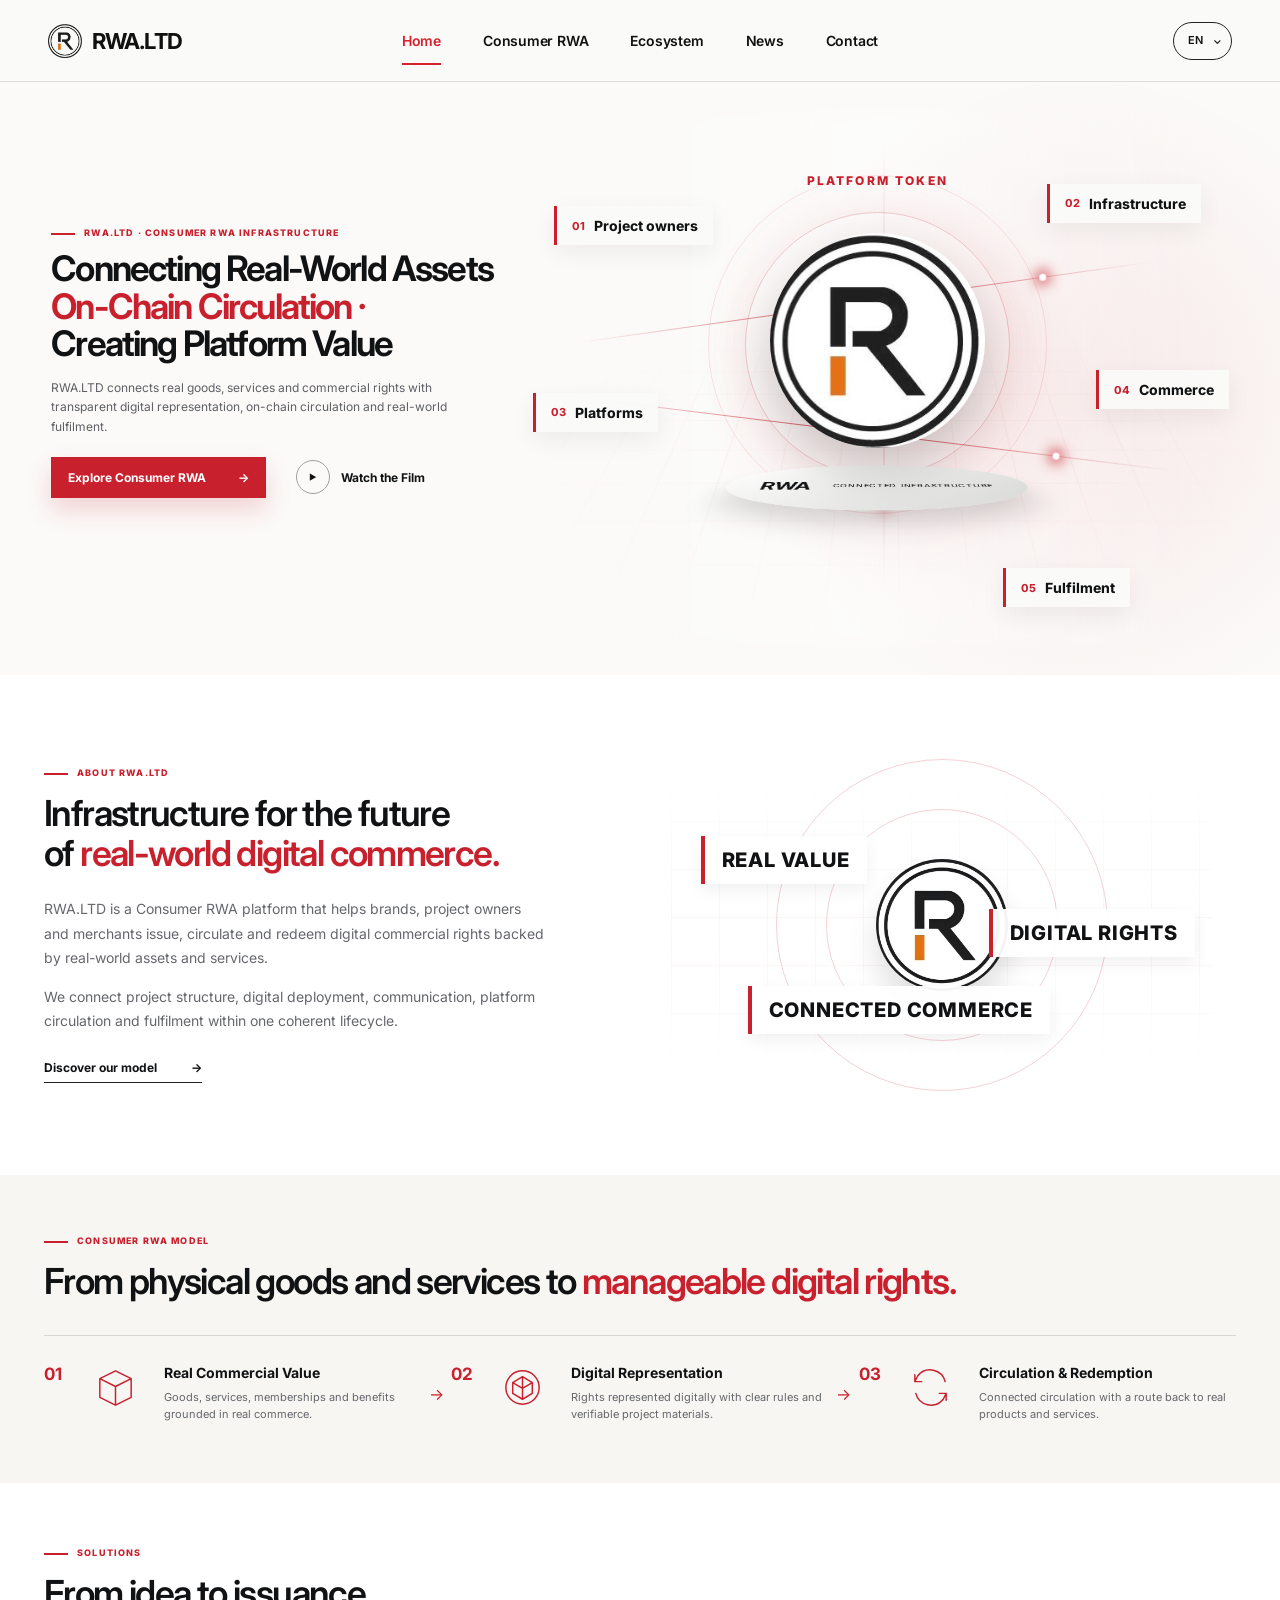
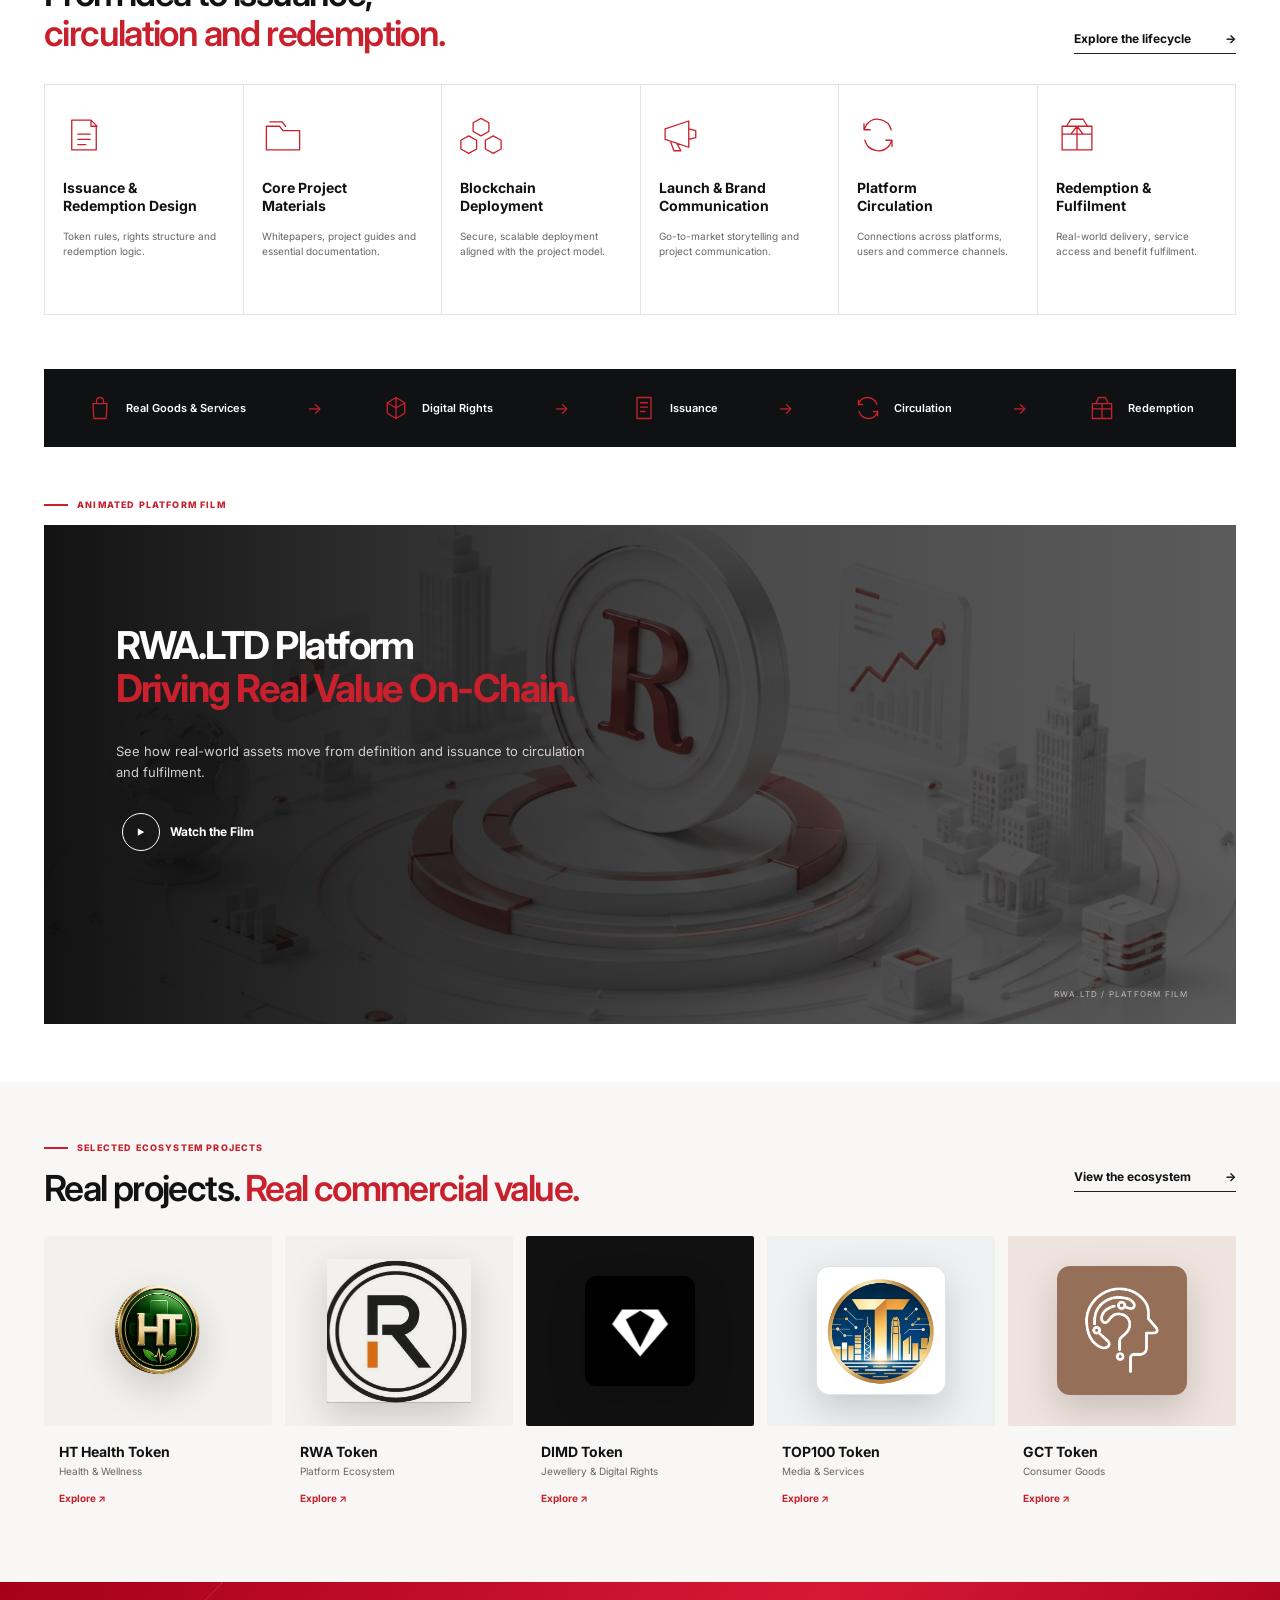
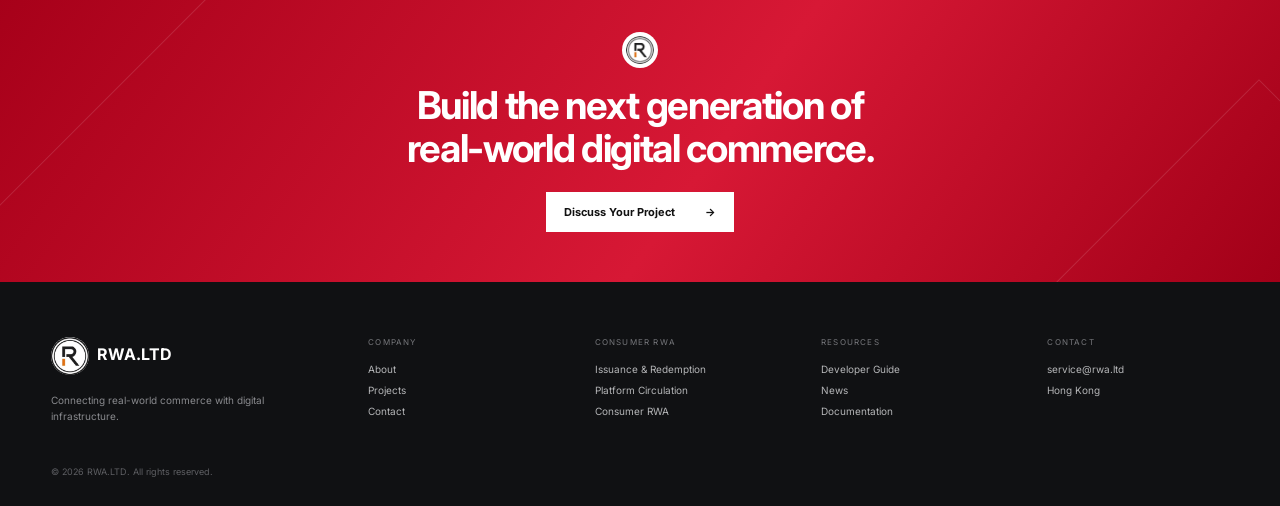
<file: index.html>
<!doctype html>
<html lang="en">
<head>
  <meta charset="utf-8">
  <meta name="viewport" content="width=device-width,initial-scale=1,viewport-fit=cover">
  <meta name="description" content="RWA.LTD connects real-world products, services and commercial rights with on-chain circulation.">
  <title>RWA.LTD — Real-World Assets, Connected</title>
  <link rel="preconnect" href="https://fonts.googleapis.com"><link rel="preconnect" href="https://fonts.gstatic.com" crossorigin>
  <link href="https://fonts.googleapis.com/css2?family=Inter:wght@400;500;600;700&display=swap" rel="stylesheet">
  <link rel="stylesheet" href="css/home-approved.css?v=20260819-hero-swap">
  <link rel="stylesheet" href="css/site-global.css?v=20260819-header2">
</head>
<body>
  <header class="header global-header">
    <a class="logo" href="index.html" aria-label="RWA.LTD Home">
      <img src="assets/images/rwa-logo.png" alt="RWA.LTD official logo">
      <strong>RWA.LTD</strong>
    </a>
    <nav class="desktop-nav" aria-label="Primary navigation">
      <a class="active" href="index.html">Home</a>
      <a href="consumer-rwa.html">Consumer RWA</a>
      <a href="ecosystem.html">Ecosystem</a>
      <a href="https://www.rwa.ltd/#/news">News</a>
      <a href="contact.html">Contact</a>
    </nav>
    <div class="header-end">
      <button class="language" type="button">EN <span>⌄</span></button>
      <button class="menu" type="button" aria-label="Open navigation" aria-expanded="false"><i></i><i></i></button>
    </div>
    <nav class="mobile-nav" aria-label="Mobile navigation">
      <a href="index.html">Home</a><a href="consumer-rwa.html">Consumer RWA</a>
      <a href="ecosystem.html">Ecosystem</a><a href="https://www.rwa.ltd/#/news">News</a><a href="contact.html">Contact</a>
    </nav>
  </header>

  <main>
    <section class="hero">
      <div class="hero-copy reveal">
        <p class="kicker">RWA.LTD · CONSUMER RWA INFRASTRUCTURE</p>
        <h1>Connecting Real-World Assets<br><em>On-Chain Circulation ·</em><br>Creating Platform Value</h1>
        <p class="lede">RWA.LTD connects real goods, services and commercial rights with transparent digital representation, on-chain circulation and real-world fulfilment.</p>
        <div class="hero-actions">
          <a class="button-primary" href="consumer-rwa.html">Explore Consumer RWA <span>→</span></a>
          <button class="watch" type="button" data-film><i>▶</i> Watch the Film</button>
        </div>
      </div>
      <div class="hero-media home-platform-network reveal" aria-label="RWA.LTD ecosystem network">
        <div class="home-network-grid"></div>
        <div class="home-network-path path-a"></div><div class="home-network-path path-b"></div><div class="home-network-path path-c"></div>
        <div class="home-platform-token">
          <span>PLATFORM TOKEN</span>
          <div class="home-token-halo"></div>
          <img alt="RWA platform token" src="assets/tokens/token-rwa.png">
          <div class="home-token-plinth"><b>RWA</b><small>Connected infrastructure</small></div>
        </div>
        <span class="home-network-label label-owner"><i>01</i>Project owners</span>
        <span class="home-network-label label-infra"><i>02</i>Infrastructure</span>
        <span class="home-network-label label-platform"><i>03</i>Platforms</span>
        <span class="home-network-label label-commerce"><i>04</i>Commerce</span>
        <span class="home-network-label label-fulfil"><i>05</i>Fulfilment</span>
      </div>
    </section>

    <section class="about shell section" id="about">
      <div class="about-copy reveal">
        <p class="section-tag">ABOUT RWA.LTD</p>
        <h2>Infrastructure for the future<br>of <em>real-world digital commerce.</em></h2>
        <p>RWA.LTD is a Consumer RWA platform that helps brands, project owners and merchants issue, circulate and redeem digital commercial rights backed by real-world assets and services.</p>
        <p>We connect project structure, digital deployment, communication, platform circulation and fulfilment within one coherent lifecycle.</p>
        <a class="text-link" href="consumer-rwa.html">Discover our model <span>→</span></a>
      </div>
      <div class="about-visual reveal">
        <div class="about-grid-lines"></div>
        <div class="about-logo-disc"><img src="assets/images/rwa-logo.png" alt="RWA.LTD official brand mark"></div>
        <span>REAL VALUE</span><span>DIGITAL RIGHTS</span><span>CONNECTED COMMERCE</span>
      </div>
    </section>

    <section class="model section">
      <div class="shell">
        <p class="section-tag">CONSUMER RWA MODEL</p>
        <h2>From physical goods and services to <em>manageable digital rights.</em></h2>
        <div class="model-row reveal">
          <article><b>01</b><svg viewBox="0 0 48 48"><path d="M8 15 24 7l16 8-16 8-16-8Zm0 0v19l16 8 16-8V15M24 23v19"/></svg><div><h3>Real Commercial Value</h3><p>Goods, services, memberships and benefits grounded in real commerce.</p></div></article>
          <i>→</i>
          <article><b>02</b><svg viewBox="0 0 48 48"><circle cx="24" cy="24" r="17"/><path d="m24 13 10 6v11l-10 6-10-6V19l10-6Zm0 0v23M14 19l10 6 10-6"/></svg><div><h3>Digital Representation</h3><p>Rights represented digitally with clear rules and verifiable project materials.</p></div></article>
          <i>→</i>
          <article><b>03</b><svg viewBox="0 0 48 48"><path d="M39 18A16 16 0 0 0 11 12l-3 6M9 30a16 16 0 0 0 28 6l3-6M8 11v7h7M40 37v-7h-7"/></svg><div><h3>Circulation &amp; Redemption</h3><p>Connected circulation with a route back to real products and services.</p></div></article>
        </div>
      </div>
    </section>

    <section class="solutions section shell">
      <p class="section-tag">SOLUTIONS</p>
      <div class="section-heading"><h2>From idea to issuance,<br><em>circulation and redemption.</em></h2><a class="text-link" href="consumer-rwa.html#lifecycle">Explore the lifecycle <span>→</span></a></div>
      <div class="solution-grid reveal">
        <article><svg viewBox="0 0 48 48"><path d="M10 7h22l6 6v28H10zM32 7v7h7M17 23h14M17 29h14M17 35h9"/></svg><h3>Issuance &amp;<br>Redemption Design</h3><p>Token rules, rights structure and redemption logic.</p></article>
        <article><svg viewBox="0 0 48 48"><path d="M5 14h15l4 5h19v22H5zM9 9h14l4 5"/></svg><h3>Core Project<br>Materials</h3><p>Whitepapers, project guides and essential documentation.</p></article>
        <article><svg viewBox="0 0 48 48"><path d="m24 5 9 5v10l-9 5-9-5V10l9-5ZM10 25l9 5v10l-9 5-9-5V30l9-5Zm28 0 9 5v10l-9 5-9-5V30l9-5Z"/></svg><h3>Blockchain<br>Deployment</h3><p>Secure, scalable deployment aligned with the project model.</p></article>
        <article><svg viewBox="0 0 48 48"><path d="M7 29V17l27-9v30L7 29Zm27-12 8 2v8l-8 2M13 31l4 11h8l-5-9"/></svg><h3>Launch &amp; Brand<br>Communication</h3><p>Go-to-market storytelling and project communication.</p></article>
        <article><svg viewBox="0 0 48 48"><path d="M39 18A16 16 0 0 0 11 12l-3 6M9 30a16 16 0 0 0 28 6l3-6M8 11v7h7M40 37v-7h-7"/></svg><h3>Platform<br>Circulation</h3><p>Connections across platforms, users and commerce channels.</p></article>
        <article><svg viewBox="0 0 48 48"><path d="M7 14h34v27H7zM12 14 17 6h14l5 8M24 14v27M7 23h34M17 23l7-9 7 9"/></svg><h3>Redemption &amp;<br>Fulfilment</h3><p>Real-world delivery, service access and benefit fulfilment.</p></article>
      </div>
    </section>

    <section class="lifecycle">
      <div><svg viewBox="0 0 32 32"><path d="M8 11h16l-1 17H9L8 11ZM12 11V8a4 4 0 0 1 8 0v3"/></svg><span>Real Goods &amp; Services</span></div><i>→</i>
      <div><svg viewBox="0 0 32 32"><path d="m16 4 10 6v12l-10 6-10-6V10l10-6Zm0 0v24M6 10l10 6 10-6"/></svg><span>Digital Rights</span></div><i>→</i>
      <div><svg viewBox="0 0 32 32"><path d="M8 4h16v24H8zM12 10h8M12 15h8M12 20h5"/></svg><span>Issuance</span></div><i>→</i>
      <div><svg viewBox="0 0 32 32"><path d="M26 12A11 11 0 0 0 7 8l-2 4M6 20a11 11 0 0 0 19 4l2-4M5 7v5h5M27 25v-5h-5"/></svg><span>Circulation</span></div><i>→</i>
      <div><svg viewBox="0 0 32 32"><path d="M5 11h22v17H5zM9 11l3-7h8l3 7M16 11v17M5 17h22"/></svg><span>Redemption</span></div>
    </section>

    <section class="film section shell" id="film">
      <p class="section-tag">ANIMATED PLATFORM FILM</p>
      <div class="film-stage reveal">
        <img src="assets/images/rwa-hero-ecosystem.png" alt="RWA.LTD ecosystem platform film">
        <div class="film-overlay"></div>
        <div class="film-copy"><h2>RWA.LTD Platform<br><em>Driving Real Value On-Chain.</em></h2><p>See how real-world assets move from definition and issuance to circulation and fulfilment.</p><button type="button"><i>▶</i> Watch the Film</button></div>
        <span class="film-code">RWA.LTD / PLATFORM FILM</span>
      </div>
    </section>

    <section class="projects section">
      <div class="shell">
        <div class="section-heading"><div><p class="section-tag">SELECTED ECOSYSTEM PROJECTS</p><h2>Real projects. <em>Real commercial value.</em></h2></div><a class="text-link" href="ecosystem.html#projects">View the ecosystem <span>→</span></a></div>
        <div class="project-grid reveal">
          <a class="project-card health" href="https://rwa.ltd/#/mall"><div class="token-stage"><img src="assets/tokens/token-ht.png" alt="HT Health Token official icon"></div><h3>HT Health Token</h3><p>Health &amp; Wellness</p><span>Explore ↗</span></a>
          <a class="project-card rwa" href="https://rwa.ltd/#/mall"><div class="token-stage"><img src="assets/tokens/token-rwa.png" alt="RWA Token official icon"></div><h3>RWA Token</h3><p>Platform Ecosystem</p><span>Explore ↗</span></a>
          <a class="project-card dimd" href="https://rwa.ltd/#/mall"><div class="token-stage"><img src="assets/tokens/token-dimd.png" alt="DIMD Token official icon"></div><h3>DIMD Token</h3><p>Jewellery &amp; Digital Rights</p><span>Explore ↗</span></a>
          <a class="project-card top" href="https://rwa.ltd/#/mall"><div class="token-stage"><img src="assets/tokens/token-top100.png" alt="TOP100 Token official icon"></div><h3>TOP100 Token</h3><p>Media &amp; Services</p><span>Explore ↗</span></a>
          <a class="project-card gct" href="https://rwa.ltd/#/mall"><div class="token-stage"><img src="assets/tokens/token-gct.png" alt="GCT Token official icon"></div><h3>GCT Token</h3><p>Consumer Goods</p><span>Explore ↗</span></a>
        </div>
      </div>
    </section>

    <section class="cta">
      <img src="assets/images/rwa-logo.png" alt="" aria-hidden="true">
      <h2>Build the next generation of<br>real-world digital commerce.</h2>
      <a href="contact.html">Discuss Your Project <span>→</span></a>
    </section>
  </main>

  <footer>
    <div class="footer-logo"><img src="assets/images/rwa-logo.png" alt="RWA.LTD"><strong>RWA.LTD</strong><p>Connecting real-world commerce with digital infrastructure.</p></div>
    <div><small>COMPANY</small><a href="#about">About</a><a href="ecosystem.html#projects">Projects</a><a href="contact.html">Contact</a></div>
    <div><small>CONSUMER RWA</small><a href="consumer-rwa.html#lifecycle">Issuance &amp; Redemption</a><a href="ecosystem.html">Platform Circulation</a><a href="consumer-rwa.html">Consumer RWA</a></div>
    <div><small>RESOURCES</small><a href="consumer-rwa.html#documentation">Developer Guide</a><a href="https://www.rwa.ltd/#/news">News</a><a href="consumer-rwa.html#documentation">Documentation</a></div>
    <div><small>CONTACT</small><a href="mailto:service@rwa.ltd">service@rwa.ltd</a><span>Hong Kong</span></div>
    <p class="copyright">© 2026 RWA.LTD. All rights reserved.</p>
  </footer>
  <script src="js/home-approved.js"></script><script src="js/i18n.js"></script>
</body>
</html>
</file>
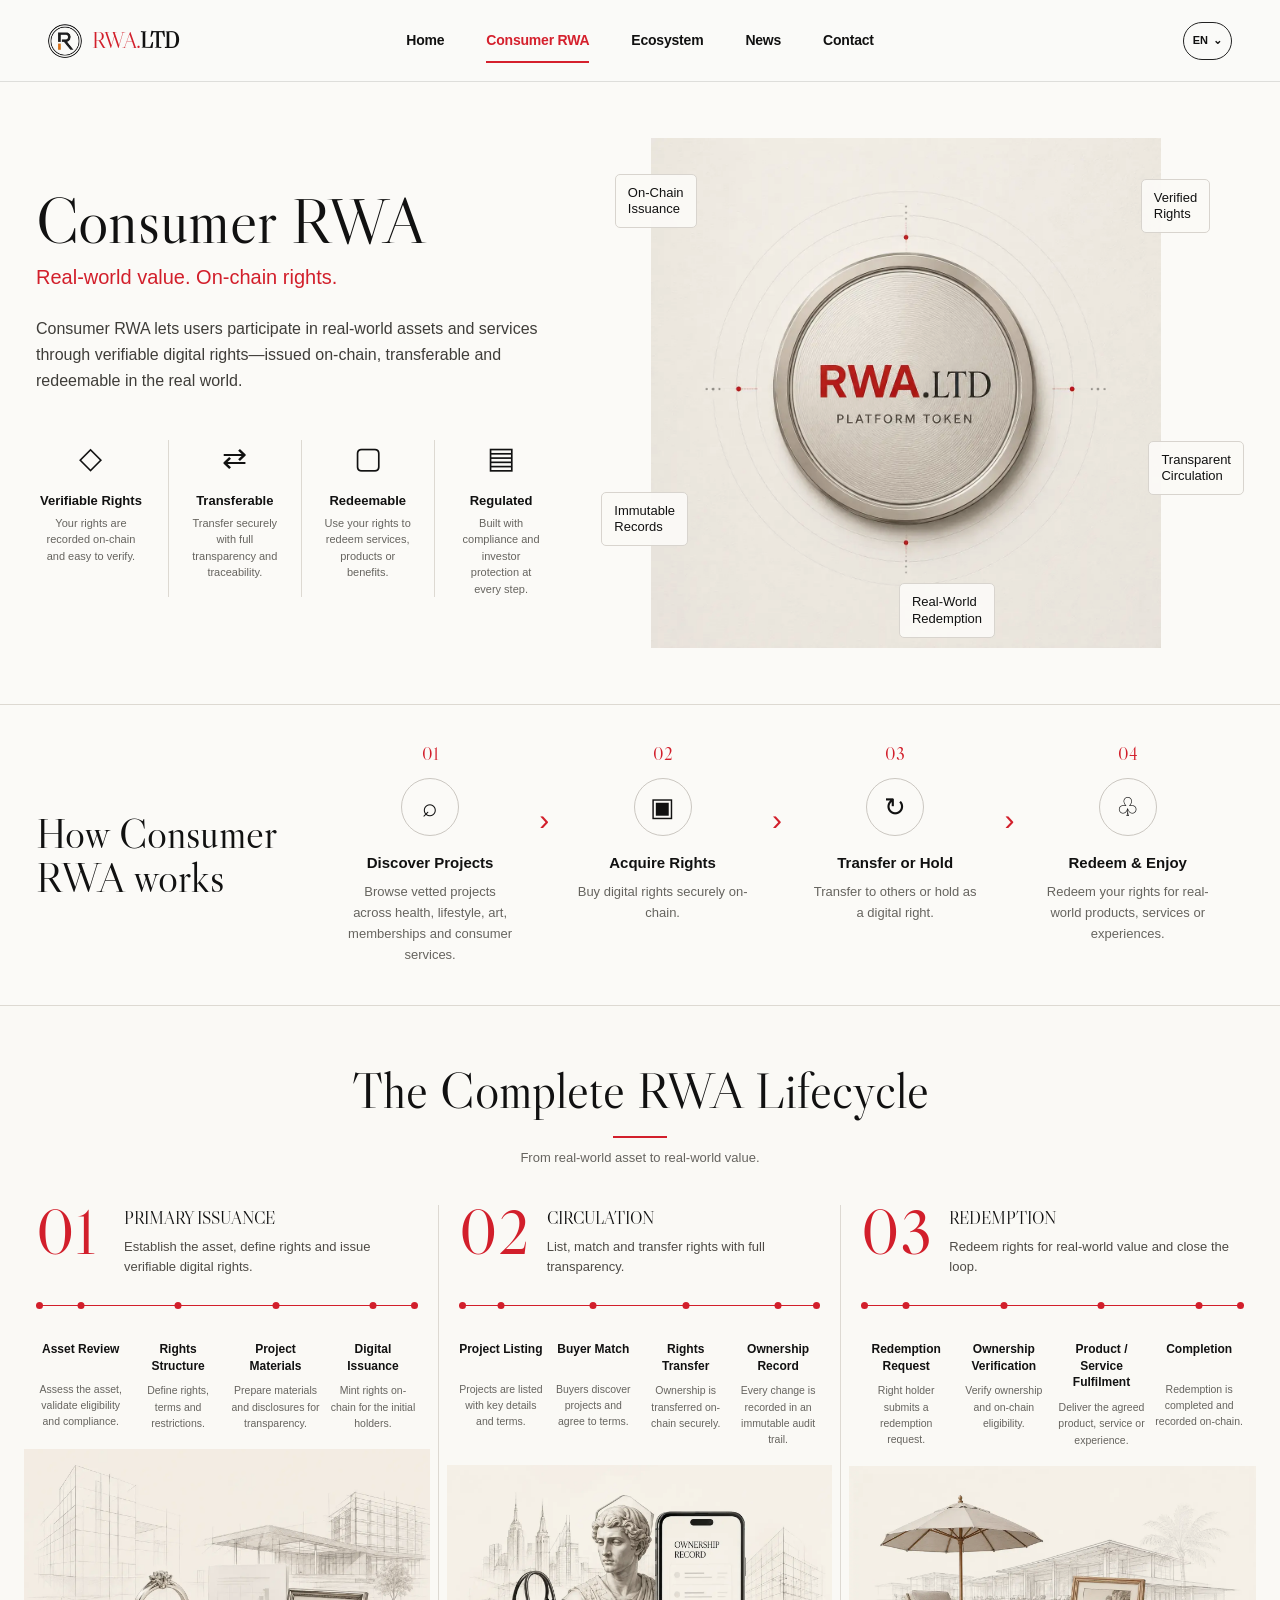
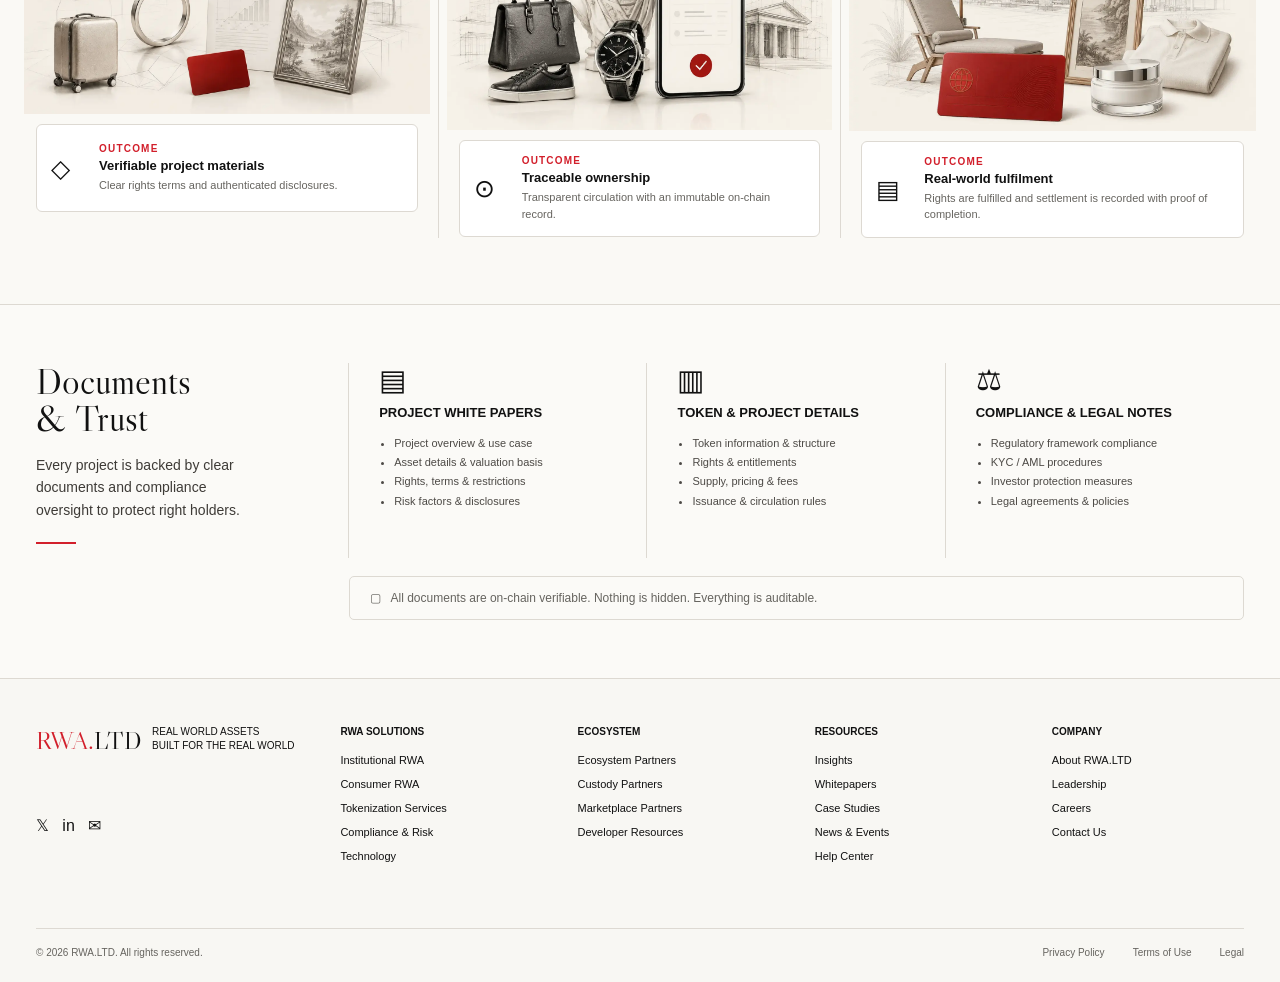
<file: consumer-rwa.html>
<!doctype html>
<html lang="en">
<head>
  <meta charset="utf-8"><meta name="viewport" content="width=device-width,initial-scale=1">
  <meta name="description" content="Consumer RWA connects real-world assets with verifiable digital rights, circulation and fulfilment.">
  <title>Consumer RWA — RWA.LTD</title>
  <link rel="preconnect" href="https://fonts.googleapis.com"><link rel="preconnect" href="https://fonts.gstatic.com" crossorigin>
  <link href="https://fonts.googleapis.com/css2?family=DM+Sans:wght@400;500;600;700&family=Libre+Caslon+Display&display=swap" rel="stylesheet">
  <link href="css/consumer-exact.css?v=20260819-readable" rel="stylesheet"><link href="css/site-global.css?v=20260819-header2" rel="stylesheet">
</head>
<body class="consumer-exact-page">
  <header class="exact-header global-header">
    <a class="exact-brand" href="index.html" aria-label="RWA.LTD home"><img src="assets/images/rwa-logo.png" alt=""><span><b>RWA.</b>LTD</span></a>
    <button class="menu-toggle" type="button" aria-expanded="false" aria-controls="site-nav">Menu</button>
    <nav id="site-nav" class="exact-nav" aria-label="Main navigation"><a href="index.html">Home</a><a class="active" href="consumer-rwa.html">Consumer RWA</a><a href="ecosystem.html">Ecosystem</a><a href="https://rwa.ltd/#/news">News</a><a href="contact.html">Contact</a></nav>
    <button class="language" type="button" aria-label="Change language">EN</button>
  </header>
  <main>
    <section class="exact-hero exact-shell">
      <div class="exact-hero-copy">
        <h1>Consumer RWA</h1><h2>Real-world value. On-chain rights.</h2>
        <p>Consumer RWA lets users participate in real-world assets and services through verifiable digital rights—issued on-chain, transferable and redeemable in the real world.</p>
        <div class="hero-principles">
          <article><i>◇</i><b>Verifiable Rights</b><small>Your rights are recorded on-chain and easy to verify.</small></article>
          <article><i>⇄</i><b>Transferable</b><small>Transfer securely with full transparency and traceability.</small></article>
          <article><i>▢</i><b>Redeemable</b><small>Use your rights to redeem services, products or benefits.</small></article>
          <article><i>▤</i><b>Regulated</b><small>Built with compliance and investor protection at every step.</small></article>
        </div>
      </div>
      <figure class="platform-token-visual"><img src="assets/consumer-reference/platform-token-hd.webp" alt="RWA.LTD platform token and connected rights"><span class="token-callout callout-a">On-Chain<br>Issuance</span><span class="token-callout callout-b">Verified<br>Rights</span><span class="token-callout callout-c">Immutable<br>Records</span><span class="token-callout callout-d">Transparent<br>Circulation</span><span class="token-callout callout-e">Real-World<br>Redemption</span></figure>
    </section>
    <section class="user-journey section-line"><div class="exact-shell journey-grid">
      <h2>How Consumer<br>RWA works</h2>
      <div class="journey-steps">
        <article><span>01</span><i>⌕</i><b>Discover Projects</b><p>Browse vetted projects across health, lifestyle, art, memberships and consumer services.</p></article>
        <article><span>02</span><i>▣</i><b>Acquire Rights</b><p>Buy digital rights securely on-chain.</p></article>
        <article><span>03</span><i>↻</i><b>Transfer or Hold</b><p>Transfer to others or hold as a digital right.</p></article>
        <article><span>04</span><i>♧</i><b>Redeem &amp; Enjoy</b><p>Redeem your rights for real-world products, services or experiences.</p></article>
      </div>
    </div></section>
    <section class="complete-lifecycle section-line"><div class="exact-shell">
      <header class="lifecycle-head"><h2>The Complete RWA Lifecycle</h2><span></span><p>From real-world asset to real-world value.</p></header>
      <div class="lifecycle-columns">
        <article class="lifecycle-column">
          <header><em>01</em><div><h3>Primary Issuance</h3><p>Establish the asset, define rights and issue verifiable digital rights.</p></div></header>
          <ol><li><b>Asset Review</b><small>Assess the asset, validate eligibility and compliance.</small></li><li><b>Rights Structure</b><small>Define rights, terms and restrictions.</small></li><li><b>Project Materials</b><small>Prepare materials and disclosures for transparency.</small></li><li><b>Digital Issuance</b><small>Mint rights on-chain for the initial holders.</small></li></ol>
          <figure><img src="assets/consumer-reference/issuance-hd.webp?v=20260821-cross-removed" alt="Primary issuance asset categories"></figure>
          <div class="column-outcome"><i>◇</i><div><span>OUTCOME</span><b>Verifiable project materials</b><p>Clear rights terms and authenticated disclosures.</p></div></div>
        </article>
        <article class="lifecycle-column">
          <header><em>02</em><div><h3>Circulation</h3><p>List, match and transfer rights with full transparency.</p></div></header>
          <ol><li><b>Project Listing</b><small>Projects are listed with key details and terms.</small></li><li><b>Buyer Match</b><small>Buyers discover projects and agree to terms.</small></li><li><b>Rights Transfer</b><small>Ownership is transferred on-chain securely.</small></li><li><b>Ownership Record</b><small>Every change is recorded in an immutable audit trail.</small></li></ol>
          <figure><img src="assets/consumer-reference/circulation-hd.webp" alt="Consumer rights circulation and ownership record"></figure>
          <div class="column-outcome"><i>⊙</i><div><span>OUTCOME</span><b>Traceable ownership</b><p>Transparent circulation with an immutable on-chain record.</p></div></div>
        </article>
        <article class="lifecycle-column">
          <header><em>03</em><div><h3>Redemption</h3><p>Redeem rights for real-world value and close the loop.</p></div></header>
          <ol><li><b>Redemption Request</b><small>Right holder submits a redemption request.</small></li><li><b>Ownership Verification</b><small>Verify ownership and on-chain eligibility.</small></li><li><b>Product / Service Fulfilment</b><small>Deliver the agreed product, service or experience.</small></li><li><b>Completion</b><small>Redemption is completed and recorded on-chain.</small></li></ol>
          <figure><img src="assets/consumer-reference/redemption-hd.webp" alt="Real-world redemption and fulfilment"></figure>
          <div class="column-outcome"><i>▤</i><div><span>OUTCOME</span><b>Real-world fulfilment</b><p>Rights are fulfilled and settlement is recorded with proof of completion.</p></div></div>
        </article>
      </div>
    </div></section>
    <section class="exact-documents section-line"><div class="exact-shell documents-grid">
      <div class="documents-intro"><h2>Documents<br>&amp; Trust</h2><p>Every project is backed by clear documents and compliance oversight to protect right holders.</p><span></span></div>
      <a href="https://rwa.ltd/#/mall"><i>▤</i><b>Project White Papers</b><ul><li>Project overview &amp; use case</li><li>Asset details &amp; valuation basis</li><li>Rights, terms &amp; restrictions</li><li>Risk factors &amp; disclosures</li></ul></a>
      <a href="https://rwa.ltd/#/mall"><i>▥</i><b>Token &amp; Project Details</b><ul><li>Token information &amp; structure</li><li>Rights &amp; entitlements</li><li>Supply, pricing &amp; fees</li><li>Issuance &amp; circulation rules</li></ul></a>
      <a href="https://rwa.ltd/#/question"><i>⚖</i><b>Compliance &amp; Legal Notes</b><ul><li>Regulatory framework compliance</li><li>KYC / AML procedures</li><li>Investor protection measures</li><li>Legal agreements &amp; policies</li></ul></a>
      <p class="documents-note"><span aria-hidden="true">▢</span> &nbsp; <span>All documents are on-chain verifiable. Nothing is hidden. Everything is auditable.</span></p>
    </div></section>
  </main>
  <footer class="exact-footer"><div class="exact-shell footer-grid">
    <div class="footer-brand"><a class="exact-brand" href="index.html"><span><b>RWA.</b>LTD</span></a><small>REAL WORLD ASSETS<br>BUILT FOR THE REAL WORLD</small><p>𝕏 &nbsp; in &nbsp; ✉</p></div>
    <div><b>RWA SOLUTIONS</b><a href="#">Institutional RWA</a><a href="consumer-rwa.html">Consumer RWA</a><a href="#">Tokenization Services</a><a href="#">Compliance &amp; Risk</a><a href="#">Technology</a></div>
    <div><b>ECOSYSTEM</b><a href="ecosystem.html">Ecosystem Partners</a><a href="ecosystem.html">Custody Partners</a><a href="ecosystem.html">Marketplace Partners</a><a href="ecosystem.html">Developer Resources</a></div>
    <div><b>RESOURCES</b><a href="https://rwa.ltd/#/news">Insights</a><a href="https://rwa.ltd/#/mall">Whitepapers</a><a href="https://rwa.ltd/#/mall">Case Studies</a><a href="https://rwa.ltd/#/news">News &amp; Events</a><a href="https://rwa.ltd/#/question">Help Center</a></div>
    <div><b>COMPANY</b><a href="index.html">About RWA.LTD</a><a href="#">Leadership</a><a href="#">Careers</a><a href="contact.html">Contact Us</a></div>
    <p class="footer-bottom">© 2026 RWA.LTD. All rights reserved.<span><a href="#">Privacy Policy</a><a href="#">Terms of Use</a><a href="#">Legal</a></span></p>
  </div></footer>
  <script src="js/v2.js"></script><script src="js/i18n.js?v=20260819-consumer-full"></script><script>document.querySelector(".menu-toggle")?.addEventListener("click",function(){const h=document.querySelector(".exact-header"),open=h.classList.toggle("open");this.setAttribute("aria-expanded",String(open))});</script>
</body>
</html>
</file>
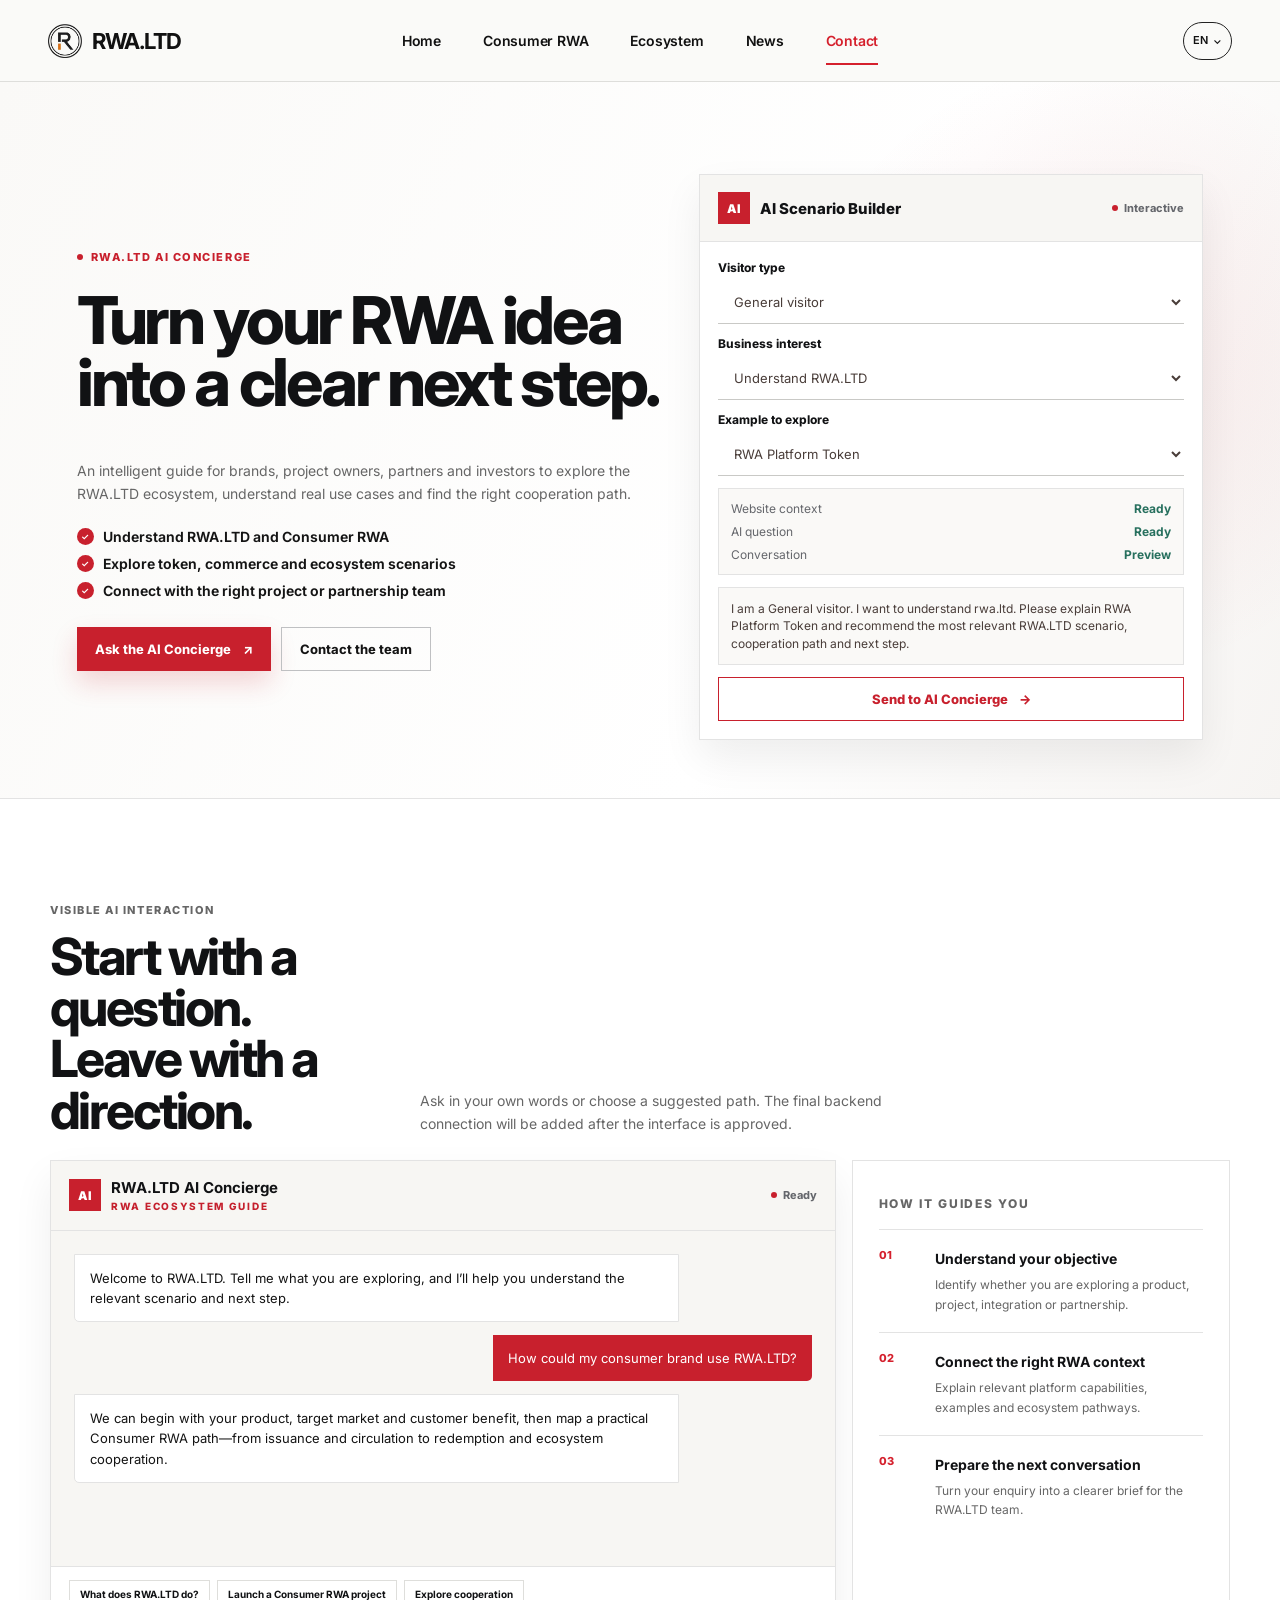
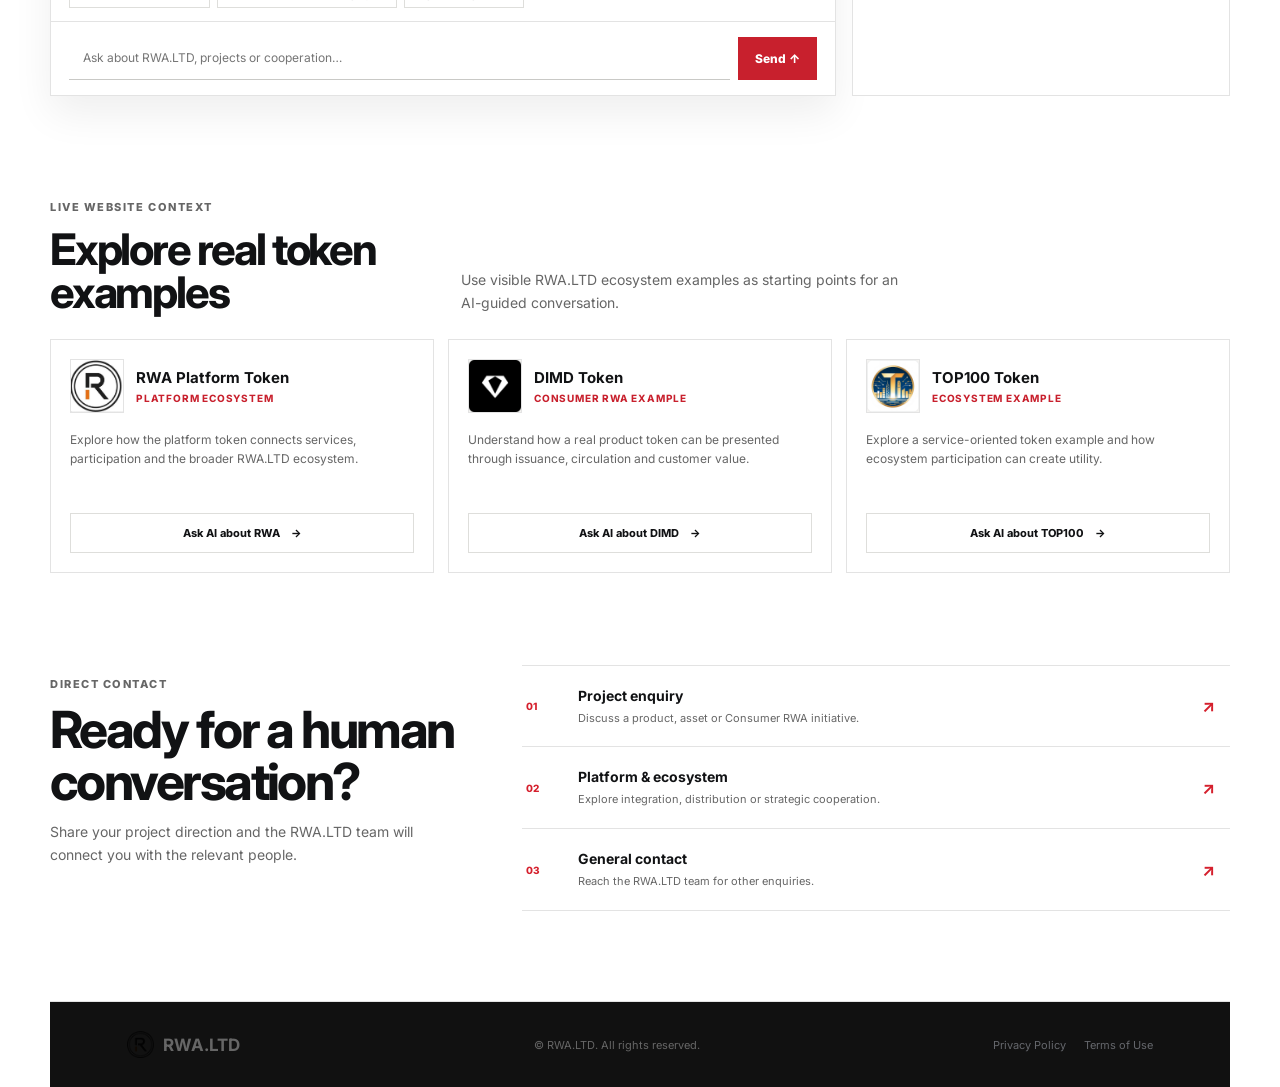
<file: contact.html>
<!doctype html>
<html lang="en">
<head>
  <meta charset="utf-8">
  <meta name="viewport" content="width=device-width,initial-scale=1">
  <meta name="description" content="Explore RWA.LTD opportunities with the AI Concierge and connect with the right team.">
  <title>AI Concierge & Contact — RWA.LTD</title>
  <link rel="preconnect" href="https://fonts.googleapis.com"><link rel="preconnect" href="https://fonts.gstatic.com" crossorigin>
  <link href="https://fonts.googleapis.com/css2?family=Inter:wght@400;500;600;700;800&display=swap" rel="stylesheet">
  <link href="css/v2.css" rel="stylesheet"><link href="css/v10.css" rel="stylesheet"><link href="css/repair-v12.css" rel="stylesheet"><link href="css/site-global.css?v=20260819-header2" rel="stylesheet"><link href="css/contact-concierge.css?v=20260821-home-match" rel="stylesheet">
</head>
<body class="v10 contact-page concierge-page">
  <header class="v10-header global-header">
    <a aria-label="RWA.LTD Home" class="v10-logo v12-official-logo" href="index.html"><img alt="" src="assets/images/rwa-logo.png"><strong>RWA.LTD</strong></a>
    <nav aria-label="Primary navigation" class="v10-nav"><a href="index.html">Home</a><a href="consumer-rwa.html">Consumer RWA</a><a href="ecosystem.html">Ecosystem</a><a href="https://www.rwa.ltd/#/news">News</a><a class="active" href="contact.html">Contact</a></nav>
    <div class="v10-lang">EN⌄</div>
  </header>
  <main class="concierge-main">
    <section class="concierge-hero concierge-shell" aria-labelledby="concierge-title">
      <div class="concierge-hero-copy">
        <div class="concierge-badge"><span></span>RWA.LTD AI CONCIERGE</div>
        <h1 id="concierge-title">Turn your RWA idea into a clear next step.</h1>
        <p class="concierge-lead">An intelligent guide for brands, project owners, partners and investors to explore the RWA.LTD ecosystem, understand real use cases and find the right cooperation path.</p>
        <div class="concierge-points"><div><span>✓</span>Understand RWA.LTD and Consumer RWA</div><div><span>✓</span>Explore token, commerce and ecosystem scenarios</div><div><span>✓</span>Connect with the right project or partnership team</div></div>
        <div class="concierge-actions"><a class="concierge-btn concierge-btn-primary" href="#ai-conversation">Ask the AI Concierge <span>↗</span></a><a class="concierge-btn concierge-btn-secondary" href="#direct-contact">Contact the team</a></div>
      </div>
      <aside class="concierge-panel scenario-builder" aria-label="AI scenario builder">
        <div class="concierge-panel-top"><div class="concierge-panel-title"><span class="concierge-ai-icon">AI</span><span>AI Scenario Builder</span></div><span class="concierge-status">Interactive</span></div>
        <div class="builder-body">
          <label>Visitor type<select id="visitorType"><option>General visitor</option><option>Merchant / brand owner</option><option>Project owner</option><option>Business partner</option><option>Investor / ecosystem participant</option></select></label>
          <label>Business interest<select id="businessInterest"><option>Understand RWA.LTD</option><option>Explore Consumer RWA</option><option>Launch a tokenized product</option><option>Explore ecosystem cooperation</option><option>Discuss platform integration</option></select></label>
          <label>Example to explore<select id="tokenExample"><option>RWA Platform Token</option><option>DIMD Token</option><option>TOP100 Token</option><option>GCT Token</option></select></label>
          <div class="builder-status-box"><div><span>Website context</span><strong>Ready</strong></div><div><span>AI question</span><strong id="questionStatus">Ready</strong></div><div><span>Conversation</span><strong>Preview</strong></div></div>
          <div id="builderOutput" class="builder-output" aria-live="polite"></div>
          <button id="builderAskButton" class="builder-action" type="button">Send to AI Concierge <span>→</span></button>
        </div>
      </aside>
    </section>
    <section id="ai-conversation" class="conversation-section concierge-shell">
      <div class="section-heading"><div><p class="section-kicker">VISIBLE AI INTERACTION</p><h2>Start with a question.<br>Leave with a direction.</h2></div><p>Ask in your own words or choose a suggested path. The final backend connection will be added after the interface is approved.</p></div>
      <div class="conversation-grid">
        <article class="ai-conversation-card" aria-label="RWA.LTD AI Concierge conversation">
          <header><div class="concierge-panel-title"><span class="concierge-ai-icon">AI</span><div><strong>RWA.LTD AI Concierge</strong><small>RWA ecosystem guide</small></div></div><span class="concierge-status">Ready</span></header>
          <div id="chatMessages" class="chat-messages" role="log" aria-live="polite"><div class="chat-message assistant">Welcome to RWA.LTD. Tell me what you are exploring, and I’ll help you understand the relevant scenario and next step.</div><div class="chat-message user">How could my consumer brand use RWA.LTD?</div><div class="chat-message assistant">We can begin with your product, target market and customer benefit, then map a practical Consumer RWA path—from issuance and circulation to redemption and ecosystem cooperation.</div></div>
          <div class="chat-suggestions"><button type="button" data-question="What does RWA.LTD do?">What does RWA.LTD do?</button><button type="button" data-question="How can I launch a Consumer RWA project?">Launch a Consumer RWA project</button><button type="button" data-question="How can we cooperate with the RWA.LTD ecosystem?">Explore cooperation</button></div>
          <form id="conciergeForm" class="chat-form"><label class="sr-only" for="conciergeInput">Ask the AI Concierge</label><input id="conciergeInput" maxlength="1000" placeholder="Ask about RWA.LTD, projects or cooperation…" autocomplete="off"><button type="submit">Send <span>↑</span></button></form>
        </article>
        <aside class="conversation-guide"><p class="section-kicker">HOW IT GUIDES YOU</p><ol><li><span>01</span><div><strong>Understand your objective</strong><p>Identify whether you are exploring a product, project, integration or partnership.</p></div></li><li><span>02</span><div><strong>Connect the right RWA context</strong><p>Explain relevant platform capabilities, examples and ecosystem pathways.</p></div></li><li><span>03</span><div><strong>Prepare the next conversation</strong><p>Turn your enquiry into a clearer brief for the RWA.LTD team.</p></div></li></ol></aside>
      </div>
    </section>
    <section class="examples-section concierge-shell">
      <div class="section-heading compact"><div><p class="section-kicker">LIVE WEBSITE CONTEXT</p><h2>Explore real token examples</h2></div><p>Use visible RWA.LTD ecosystem examples as starting points for an AI-guided conversation.</p></div>
      <div class="token-example-grid">
        <article class="token-example-card"><div class="token-head"><img src="assets/tokens/token-rwa.png" alt="RWA Platform Token"><div><strong>RWA Platform Token</strong><span>Platform ecosystem</span></div></div><p>Explore how the platform token connects services, participation and the broader RWA.LTD ecosystem.</p><button type="button" data-question="Explain the RWA Platform Token and its role in the RWA.LTD ecosystem.">Ask AI about RWA <span>→</span></button></article>
        <article class="token-example-card"><div class="token-head"><img src="assets/tokens/token-dimd.png" alt="DIMD Token"><div><strong>DIMD Token</strong><span>Consumer RWA example</span></div></div><p>Understand how a real product token can be presented through issuance, circulation and customer value.</p><button type="button" data-question="Explain DIMD Token as a Consumer RWA example and outline the cooperation path.">Ask AI about DIMD <span>→</span></button></article>
        <article class="token-example-card"><div class="token-head"><img src="assets/tokens/token-top100.png" alt="TOP100 Token"><div><strong>TOP100 Token</strong><span>Ecosystem example</span></div></div><p>Explore a service-oriented token example and how ecosystem participation can create utility.</p><button type="button" data-question="Explain TOP100 Token and how its service-oriented RWA scenario works.">Ask AI about TOP100 <span>→</span></button></article>
      </div>
    </section>
    <section id="direct-contact" class="direct-contact concierge-shell">
      <div><p class="section-kicker">DIRECT CONTACT</p><h2>Ready for a human conversation?</h2><p>Share your project direction and the RWA.LTD team will connect you with the relevant people.</p></div>
      <div class="contact-route-grid"><a href="mailto:contact@rwa.ltd"><span>01</span><div><strong>Project enquiry</strong><p>Discuss a product, asset or Consumer RWA initiative.</p></div><b>↗</b></a><a href="mailto:contact@rwa.ltd"><span>02</span><div><strong>Platform & ecosystem</strong><p>Explore integration, distribution or strategic cooperation.</p></div><b>↗</b></a><a href="mailto:contact@rwa.ltd"><span>03</span><div><strong>General contact</strong><p>Reach the RWA.LTD team for other enquiries.</p></div><b>↗</b></a></div>
    </section>
  </main>
  <footer class="contact-footer-v2 concierge-shell"><a aria-label="RWA.LTD Home" href="index.html"><img src="assets/images/rwa-logo.png" alt=""><strong>RWA.LTD</strong></a><span>© RWA.LTD. All rights reserved.</span><div><a href="#">Privacy Policy</a><a href="#">Terms of Use</a></div></footer>
  <script src="js/v2.js"></script><script src="js/repair-v12.js"></script><script src="js/i18n.js"></script><script src="js/contact-concierge.js"></script>
</body>
</html>
</file>
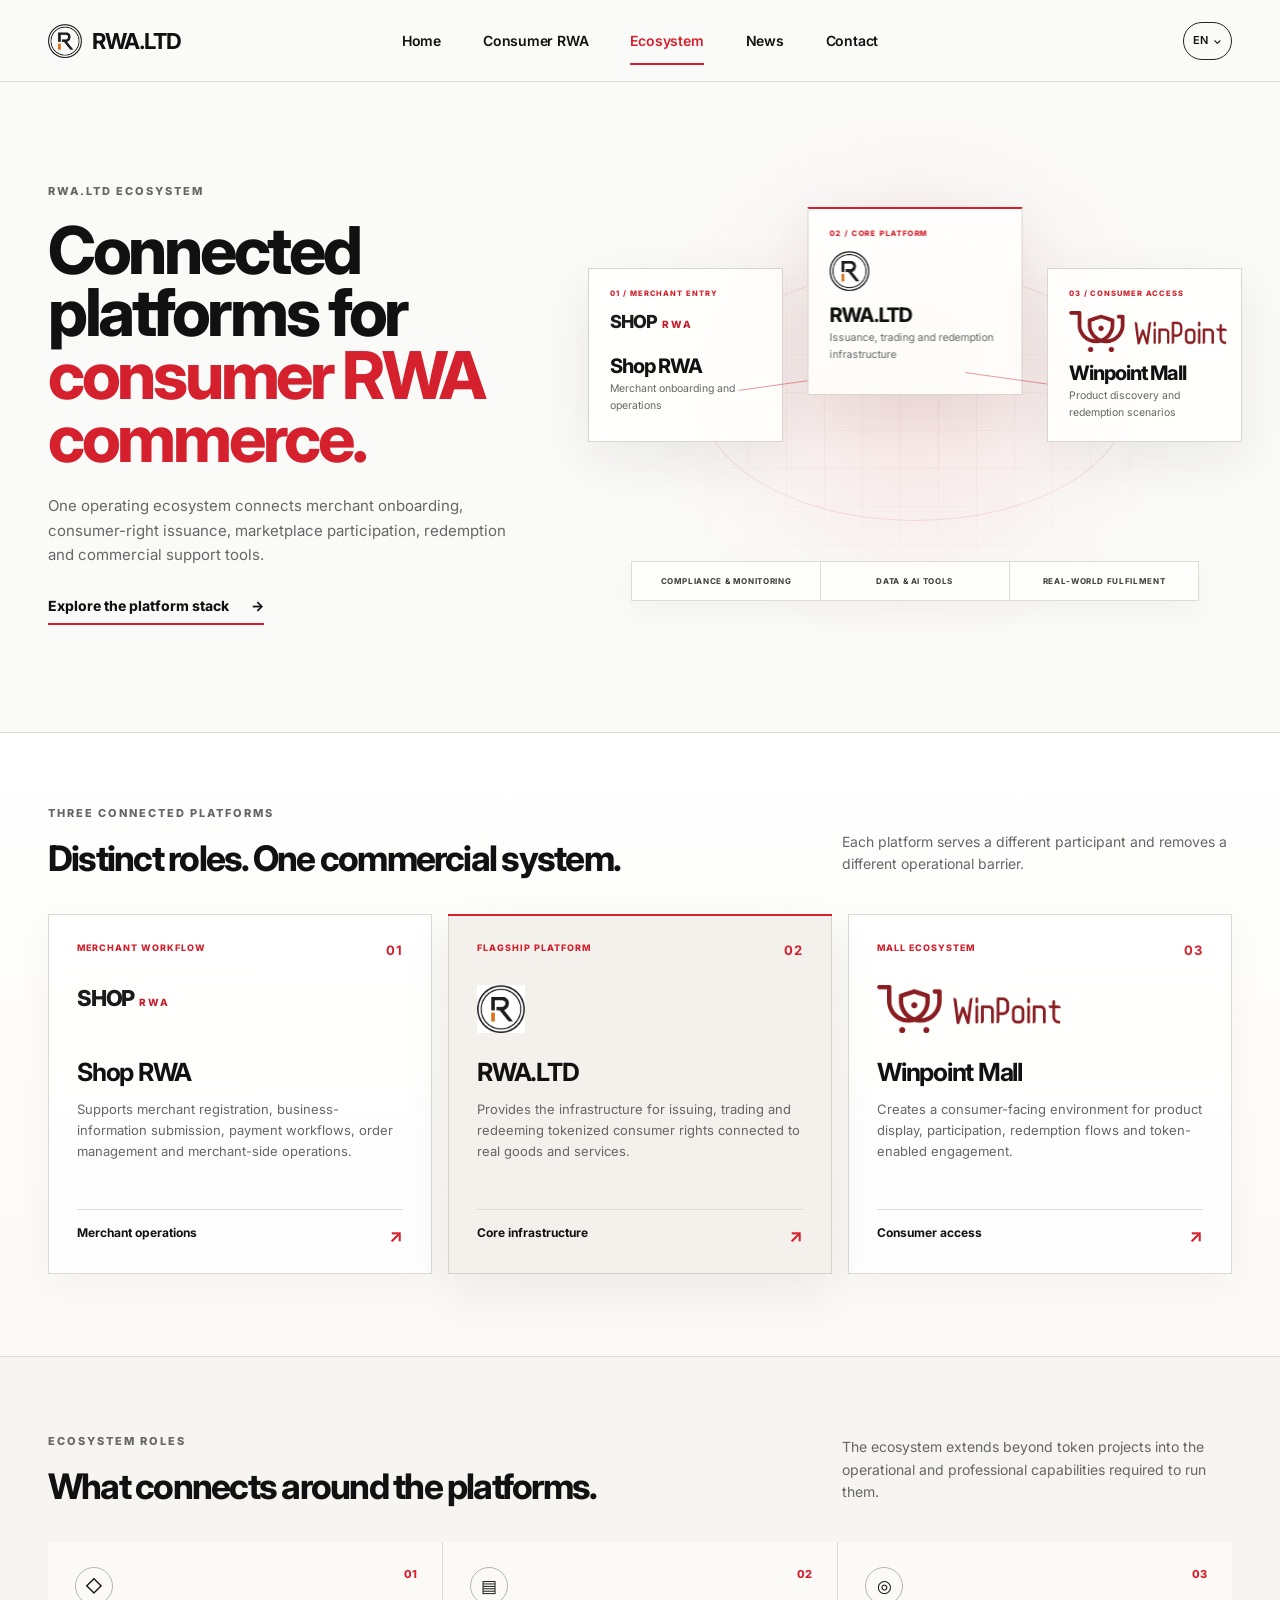
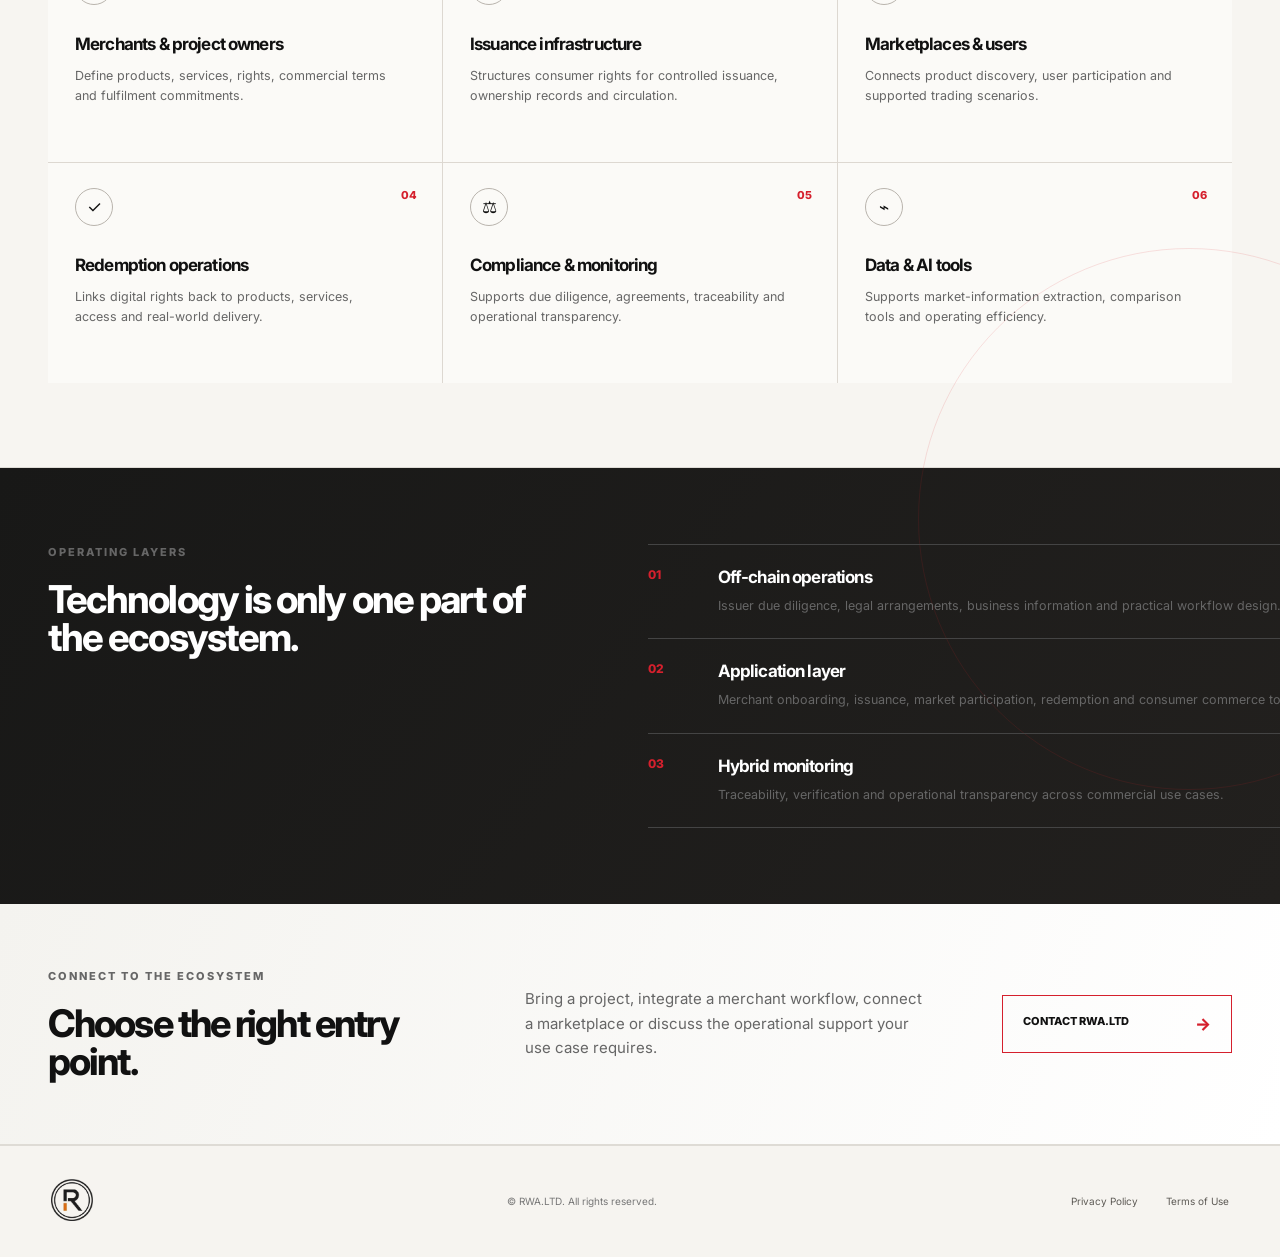
<file: ecosystem.html>
<!DOCTYPE html>
<html lang="en">
<head>
  <meta charset="utf-8"/><meta content="width=device-width,initial-scale=1" name="viewport"/>
  <meta name="description" content="Explore the connected RWA.LTD ecosystem across merchant operations, consumer RWA infrastructure, marketplace access, compliance, monitoring and AI tools."/>
  <title>Ecosystem — RWA.LTD</title>
  <link rel="preconnect" href="https://fonts.googleapis.com"><link rel="preconnect" href="https://fonts.gstatic.com" crossorigin><link href="https://fonts.googleapis.com/css2?family=Inter:wght@400;500;600;700&display=swap" rel="stylesheet">
  <link href="css/v2.css" rel="stylesheet"/><link href="css/v10.css" rel="stylesheet"/><link href="css/repair-v12.css?v=20260819-eco-blend" rel="stylesheet"/><link href="css/ecosystem-platforms.css?v=20260821-winpoint-logo" rel="stylesheet"/><link href="css/site-global.css?v=20260819-header2" rel="stylesheet"/>
</head>
<body class="v10 ecosystem-page">
<header class="v10-header global-header">
  <a aria-label="RWA.LTD Home" class="v10-logo v12-official-logo" href="index.html"><img alt="" src="assets/images/rwa-logo.png"/><strong>RWA.LTD</strong></a>
  <nav aria-label="Primary navigation" class="v10-nav"><a href="index.html">Home</a><a href="consumer-rwa.html">Consumer RWA</a><a class="active" href="ecosystem.html">Ecosystem</a><a href="https://www.rwa.ltd/#/news">News</a><a href="contact.html">Contact</a></nav>
  <div class="v10-lang">EN⌄</div>
</header>
<main class="platform-eco">
  <section class="platform-eco-hero shell">
    <div class="platform-eco-intro">
      <p class="platform-eco-kicker">RWA.LTD ECOSYSTEM</p>
      <h1>Connected platforms for<br/><em>consumer RWA commerce.</em></h1>
      <p>One operating ecosystem connects merchant onboarding, consumer-right issuance, marketplace participation, redemption and commercial support tools.</p>
      <a href="#platform-stack">Explore the platform stack <span>→</span></a>
    </div>
    <div class="platform-map" aria-label="Three connected RWA.LTD ecosystem platforms">
      <article class="platform-node node-shop"><span>01 / MERCHANT ENTRY</span><div class="node-wordmark">SHOP<small>RWA</small></div><h2>Shop RWA</h2><p>Merchant onboarding and operations</p></article>
      <div class="map-connector connector-a"><i></i></div>
      <article class="platform-node node-core"><span>02 / CORE PLATFORM</span><img src="assets/images/rwa-logo.png" alt="RWA.LTD"/><h2>RWA.LTD</h2><p>Issuance, trading and redemption infrastructure</p></article>
      <div class="map-connector connector-b"><i></i></div>
      <article class="platform-node node-mall"><span>03 / CONSUMER ACCESS</span><img class="winpoint-logo" src="assets/images/winpoint-logo.svg" alt="WinPoint"/><h2>Winpoint Mall</h2><p>Product discovery and redemption scenarios</p></article>
      <div class="platform-foundation"><span>COMPLIANCE &amp; MONITORING</span><span>DATA &amp; AI TOOLS</span><span>REAL-WORLD FULFILMENT</span></div>
    </div>
  </section>

  <section class="platform-stack-section" id="platform-stack"><div class="shell">
    <header class="platform-section-head"><div><p class="platform-eco-kicker">THREE CONNECTED PLATFORMS</p><h2>Distinct roles. One commercial system.</h2></div><p>Each platform serves a different participant and removes a different operational barrier.</p></header>
    <div class="platform-cards">
      <a class="platform-card" href="https://shop.rwa.ltd/">
        <div class="platform-card-top"><span>MERCHANT WORKFLOW</span><b>01</b></div><div class="compact-wordmark">SHOP<small>RWA</small></div>
        <h3>Shop RWA</h3><p>Supports merchant registration, business-information submission, payment workflows, order management and merchant-side operations.</p><strong>Merchant operations <i>↗</i></strong>
      </a>
      <a class="platform-card card-core" href="https://www.rwa.ltd/#/">
        <div class="platform-card-top"><span>FLAGSHIP PLATFORM</span><b>02</b></div><img src="assets/images/rwa-logo.png" alt="RWA.LTD"/>
        <h3>RWA.LTD</h3><p>Provides the infrastructure for issuing, trading and redeeming tokenized consumer rights connected to real goods and services.</p><strong>Core infrastructure <i>↗</i></strong>
      </a>
      <a class="platform-card" href="https://mall.rwa.ltd/">
        <div class="platform-card-top"><span>MALL ECOSYSTEM</span><b>03</b></div><img class="winpoint-logo" src="assets/images/winpoint-logo.svg" alt="WinPoint"/>
        <h3>Winpoint Mall</h3><p>Creates a consumer-facing environment for product display, participation, redemption flows and token-enabled engagement.</p><strong>Consumer access <i>↗</i></strong>
      </a>
    </div>
  </div></section>

  <section class="ecosystem-roles"><div class="shell">
    <header class="platform-section-head"><div><p class="platform-eco-kicker">ECOSYSTEM ROLES</p><h2>What connects around the platforms.</h2></div><p>The ecosystem extends beyond token projects into the operational and professional capabilities required to run them.</p></header>
    <div class="role-grid">
      <article><span>01</span><i>◇</i><h3>Merchants &amp; project owners</h3><p>Define products, services, rights, commercial terms and fulfilment commitments.</p></article>
      <article><span>02</span><i>▤</i><h3>Issuance infrastructure</h3><p>Structures consumer rights for controlled issuance, ownership records and circulation.</p></article>
      <article><span>03</span><i>◎</i><h3>Marketplaces &amp; users</h3><p>Connects product discovery, user participation and supported trading scenarios.</p></article>
      <article><span>04</span><i>✓</i><h3>Redemption operations</h3><p>Links digital rights back to products, services, access and real-world delivery.</p></article>
      <article><span>05</span><i>⚖</i><h3>Compliance &amp; monitoring</h3><p>Supports due diligence, agreements, traceability and operational transparency.</p></article>
      <article><span>06</span><i>⌁</i><h3>Data &amp; AI tools</h3><p>Supports market-information extraction, comparison tools and operating efficiency.</p></article>
    </div>
  </div></section>

  <section class="operating-layers"><div class="shell operating-layout">
    <div class="operating-title"><p class="platform-eco-kicker">OPERATING LAYERS</p><h2>Technology is only one part of the ecosystem.</h2></div>
    <div class="operating-list">
      <article><span>01</span><div><h3>Off-chain operations</h3><p>Issuer due diligence, legal arrangements, business information and practical workflow design.</p></div></article>
      <article><span>02</span><div><h3>Application layer</h3><p>Merchant onboarding, issuance, market participation, redemption and consumer commerce tools.</p></div></article>
      <article><span>03</span><div><h3>Hybrid monitoring</h3><p>Traceability, verification and operational transparency across commercial use cases.</p></div></article>
    </div>
  </div></section>

  <section class="platform-eco-cta"><div class="shell"><div><p class="platform-eco-kicker">CONNECT TO THE ECOSYSTEM</p><h2>Choose the right entry point.</h2></div><p>Bring a project, integrate a merchant workflow, connect a marketplace or discuss the operational support your use case requires.</p><a href="contact.html">CONTACT RWA.LTD <span>→</span></a></div></section>
</main>
<footer class="eco-footer shell"><a aria-label="RWA.LTD Home" href="index.html"><img alt="RWA.LTD" src="assets/images/rwa-logo.png"/></a><span>© RWA.LTD. All rights reserved.</span><div><a href="#">Privacy Policy</a><a href="#">Terms of Use</a></div></footer>
<script src="js/v2.js"></script><script src="js/repair-v12.js"></script><script src="js/i18n.js?v=20260819-platforms"></script>
</body></html>
</file>
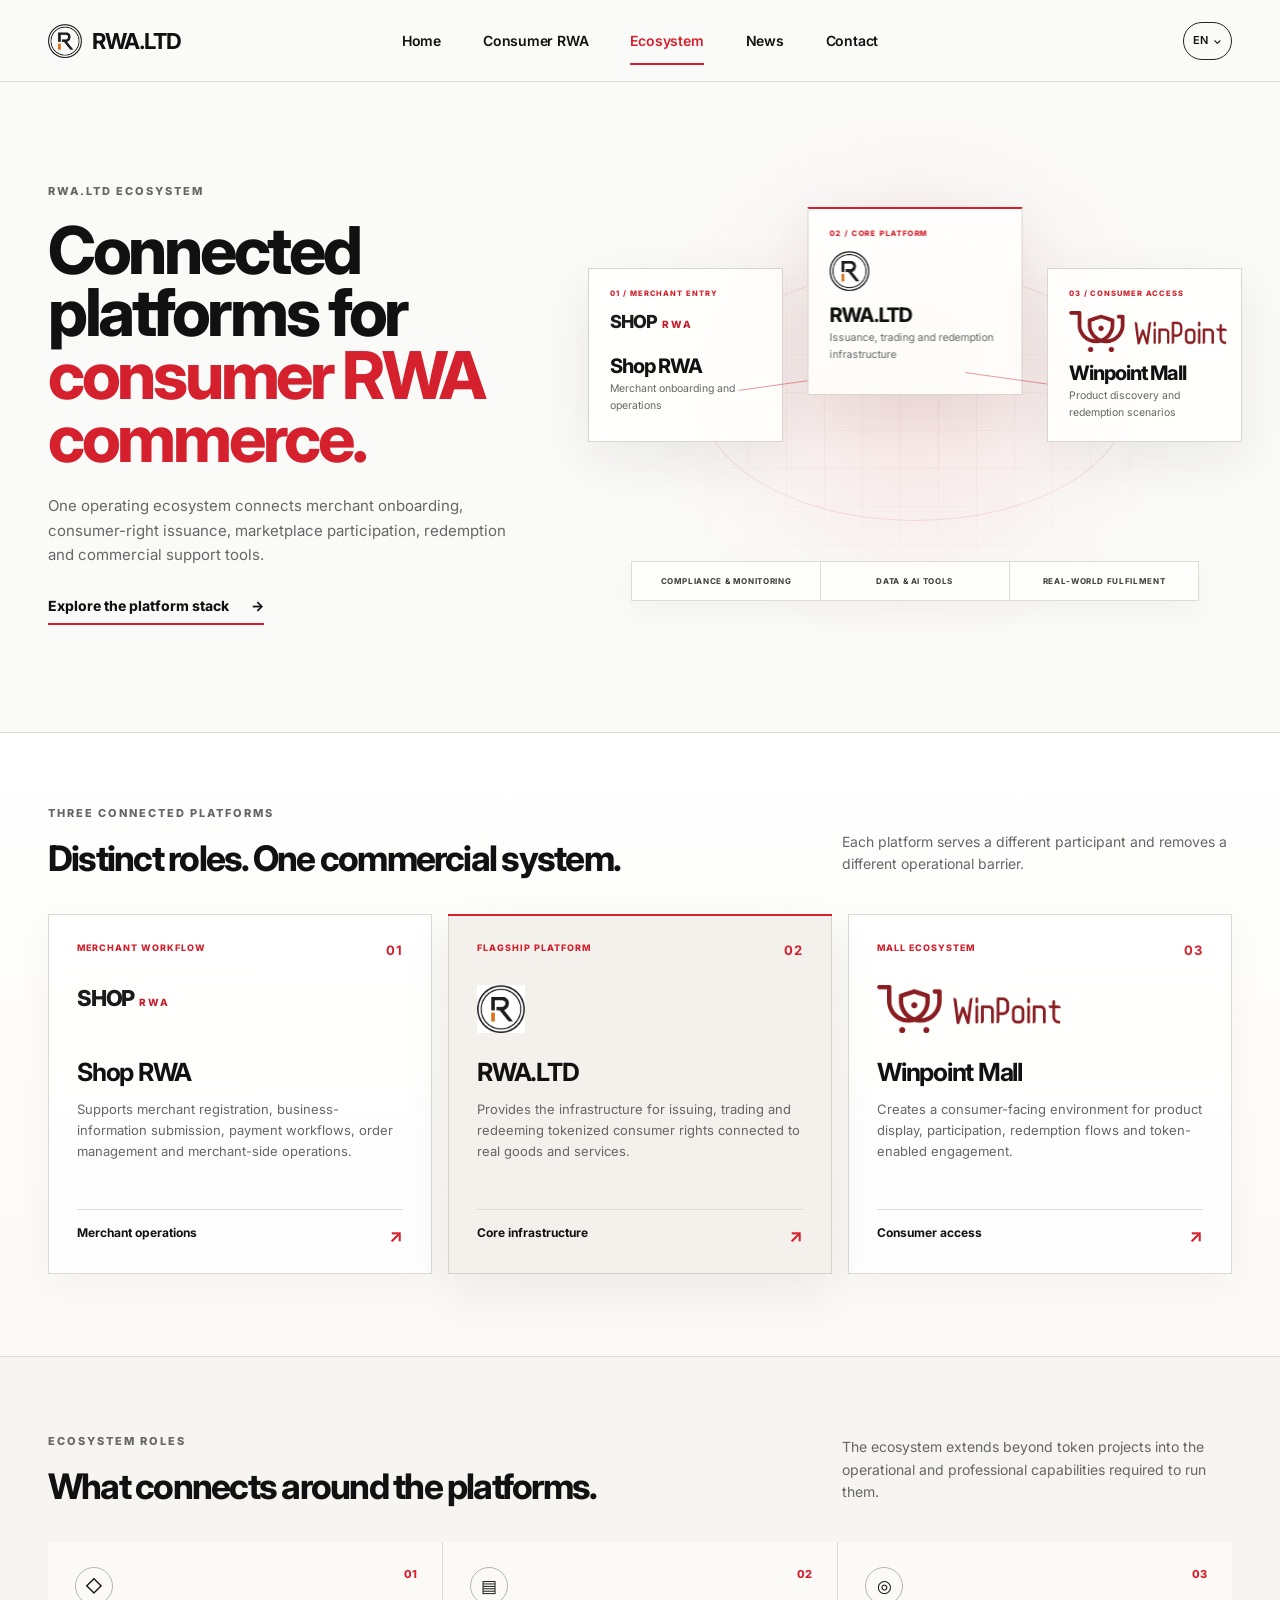
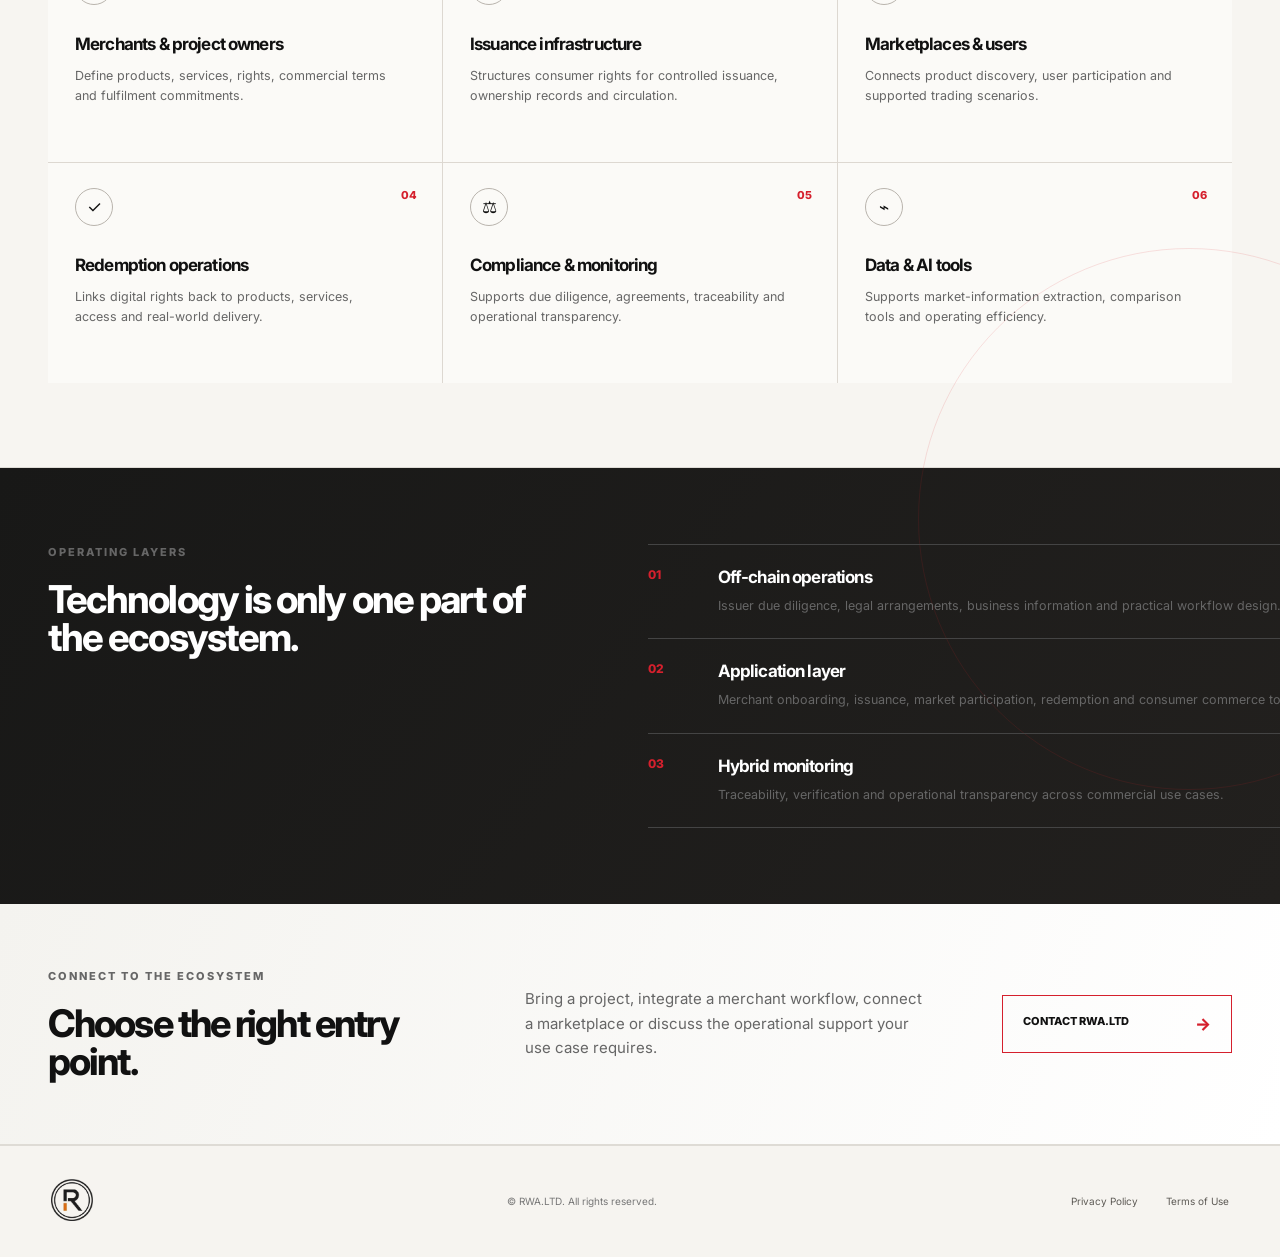
<file: projects.html>
<!doctype html>
<html lang="en">
<head>
  <meta charset="utf-8">
  <meta name="viewport" content="width=device-width,initial-scale=1">
  <meta http-equiv="refresh" content="0; url=ecosystem.html#projects">
  <link rel="canonical" href="ecosystem.html#projects">
  <title>Redirecting — RWA.LTD</title>
  <script>location.replace("ecosystem.html#projects");</script>
</head>
<body>
  <p>This page has moved to <a href="ecosystem.html#projects">RWA.LTD Ecosystem</a>.</p>
</body>
</html>
</file>
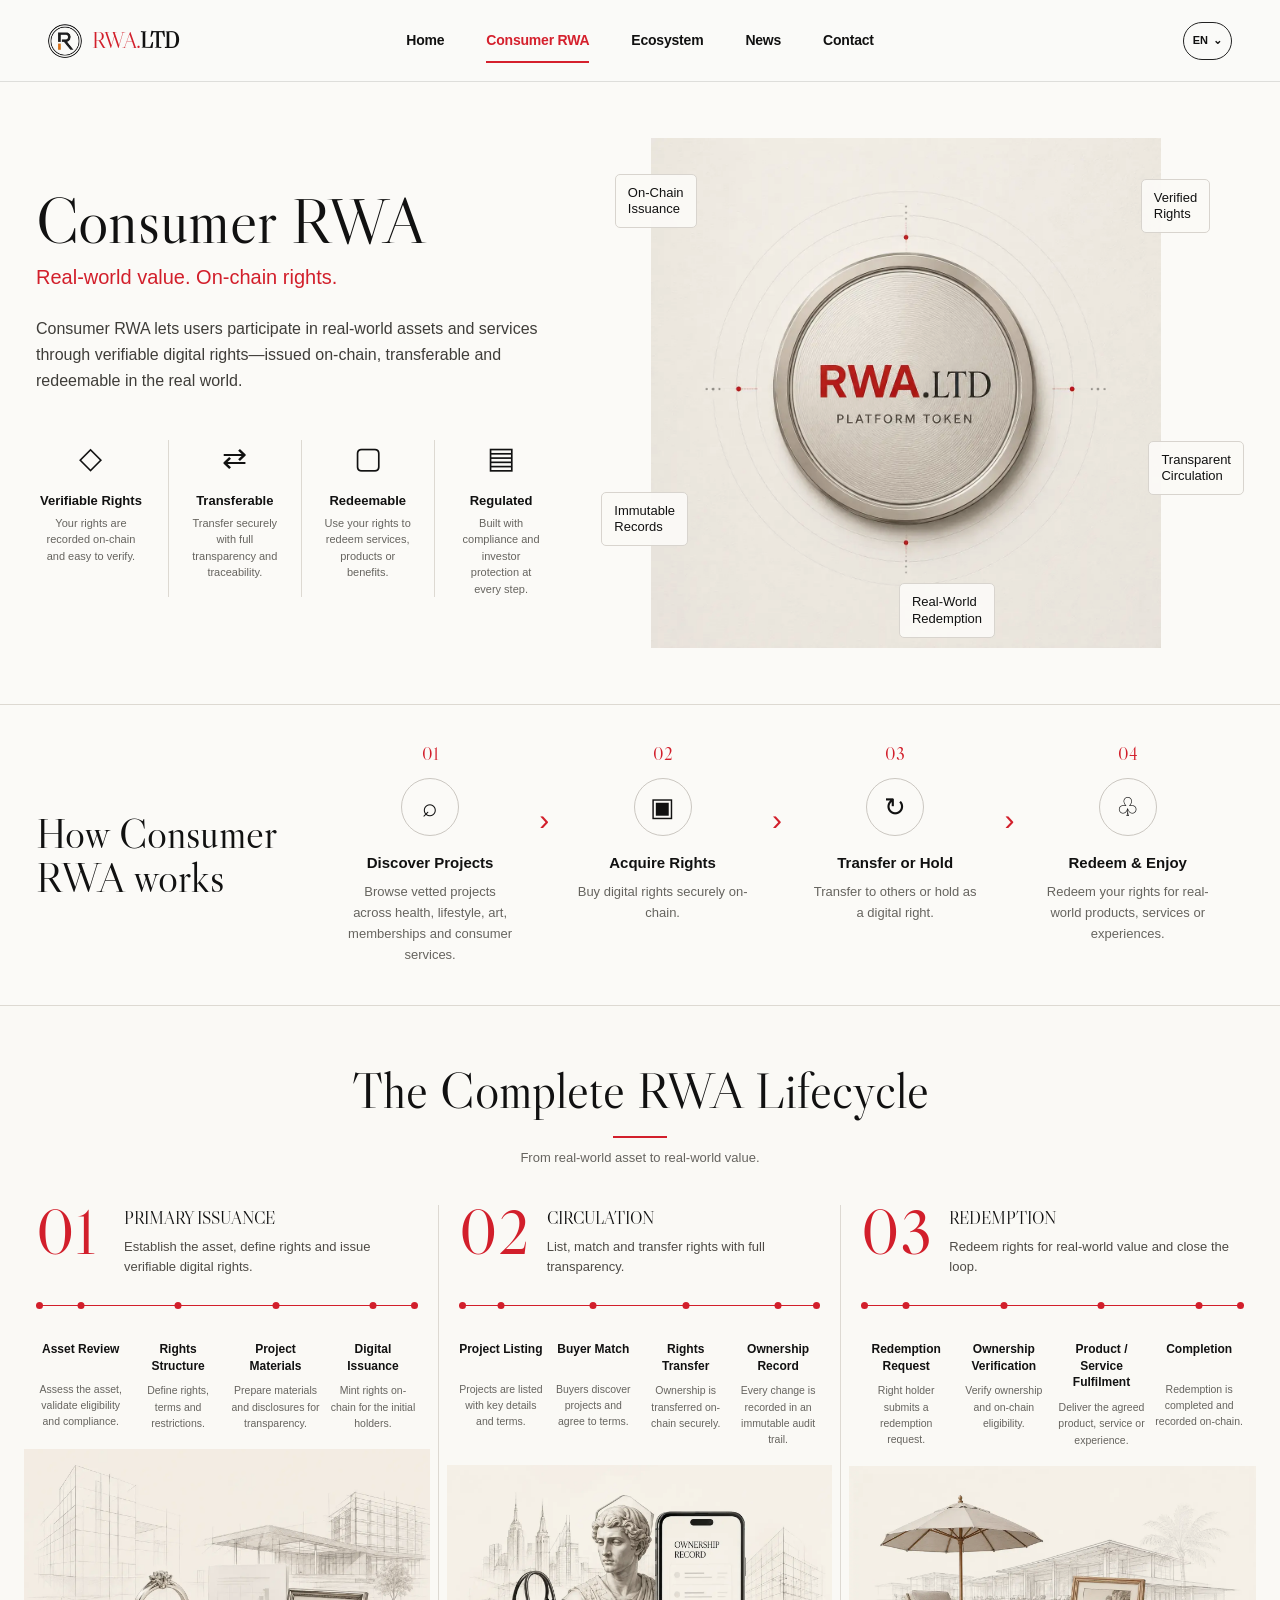
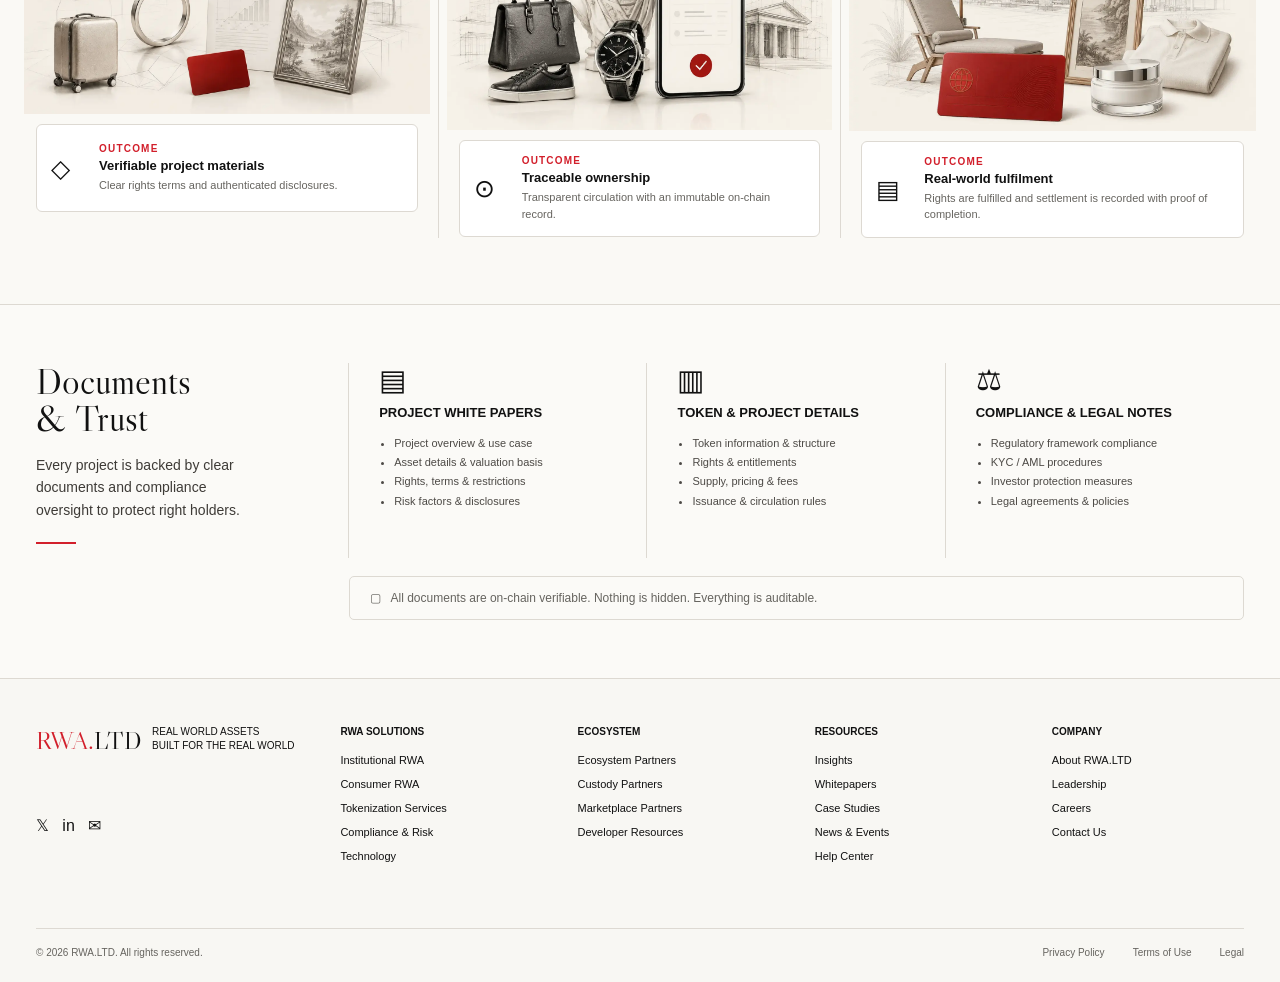
<file: resources.html>
<!doctype html>
<html lang="en">
<head>
  <meta charset="utf-8">
  <meta name="viewport" content="width=device-width,initial-scale=1">
  <meta http-equiv="refresh" content="0; url=consumer-rwa.html#documentation">
  <link rel="canonical" href="consumer-rwa.html#documentation">
  <title>Redirecting — RWA.LTD</title>
  <script>location.replace("consumer-rwa.html#documentation");</script>
</head>
<body>
  <p>This page has moved to <a href="consumer-rwa.html#documentation">Consumer RWA documentation</a>.</p>
</body>
</html>
</file>
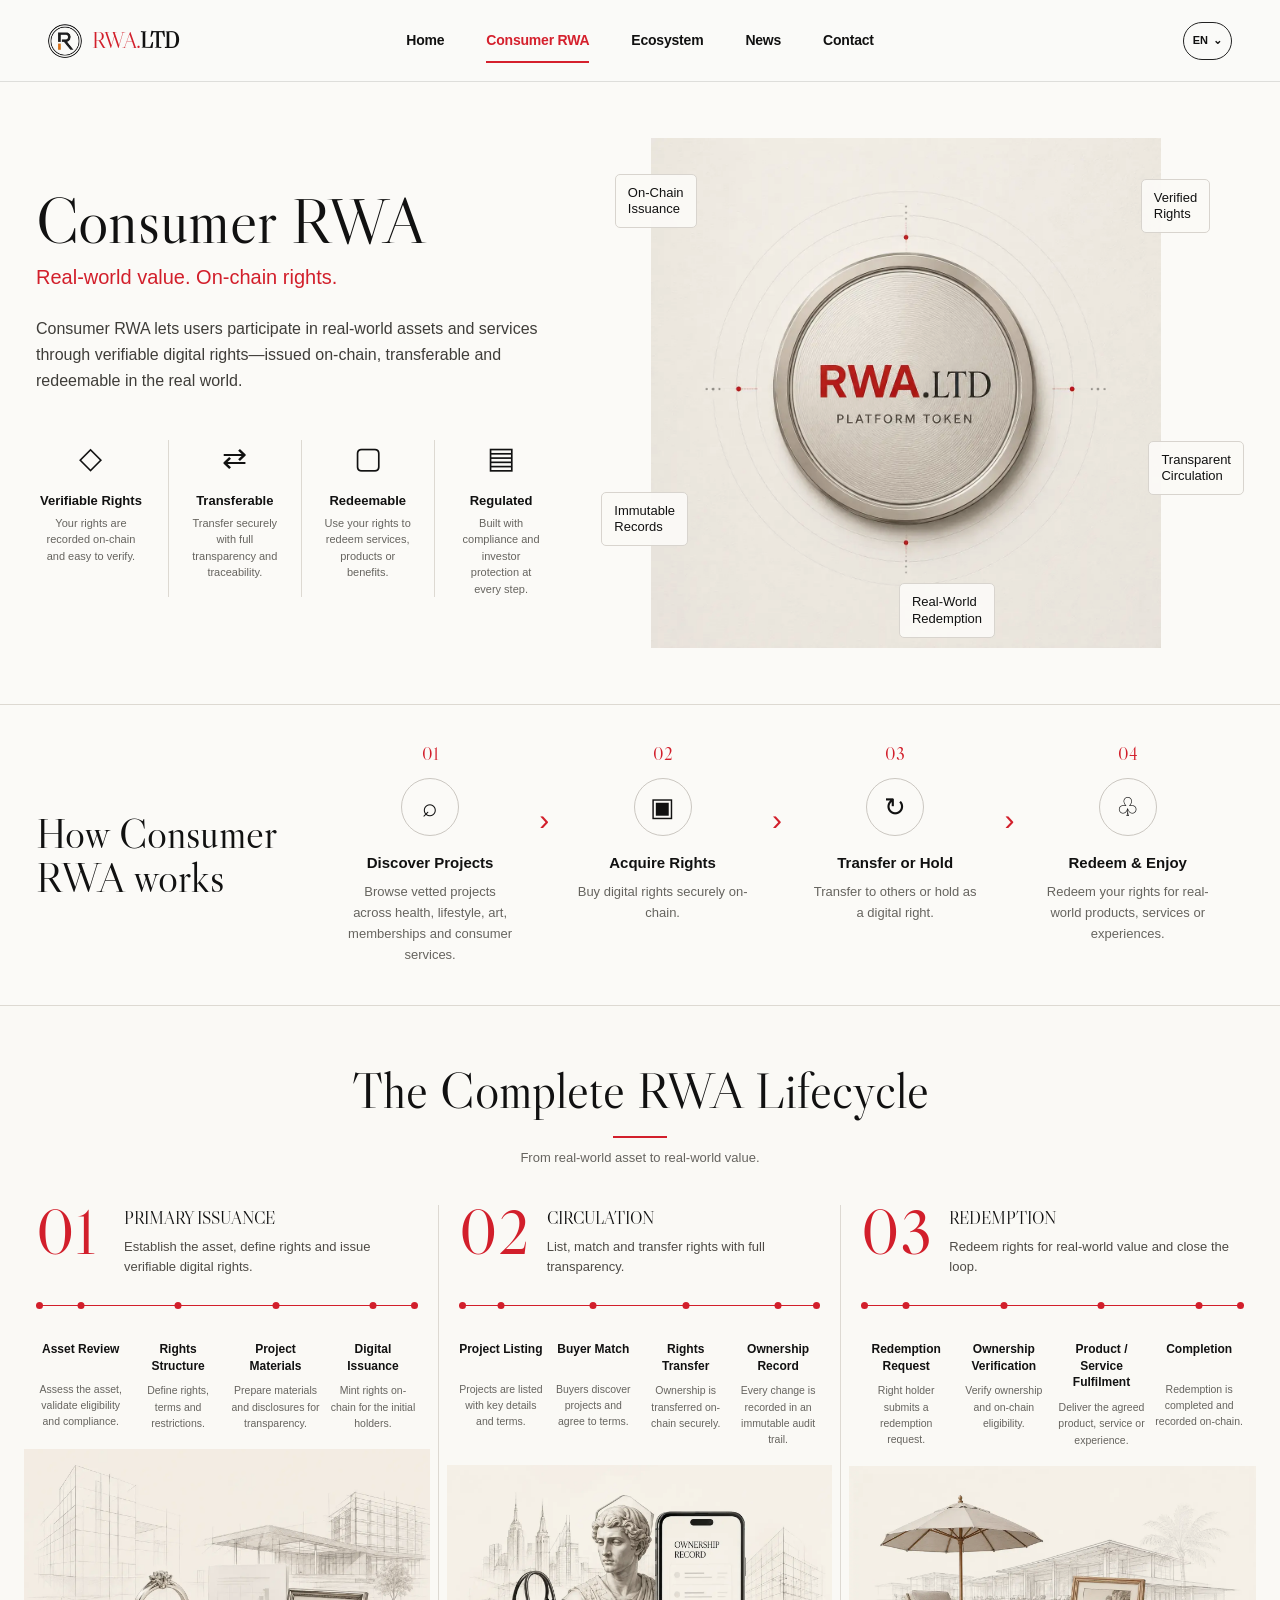
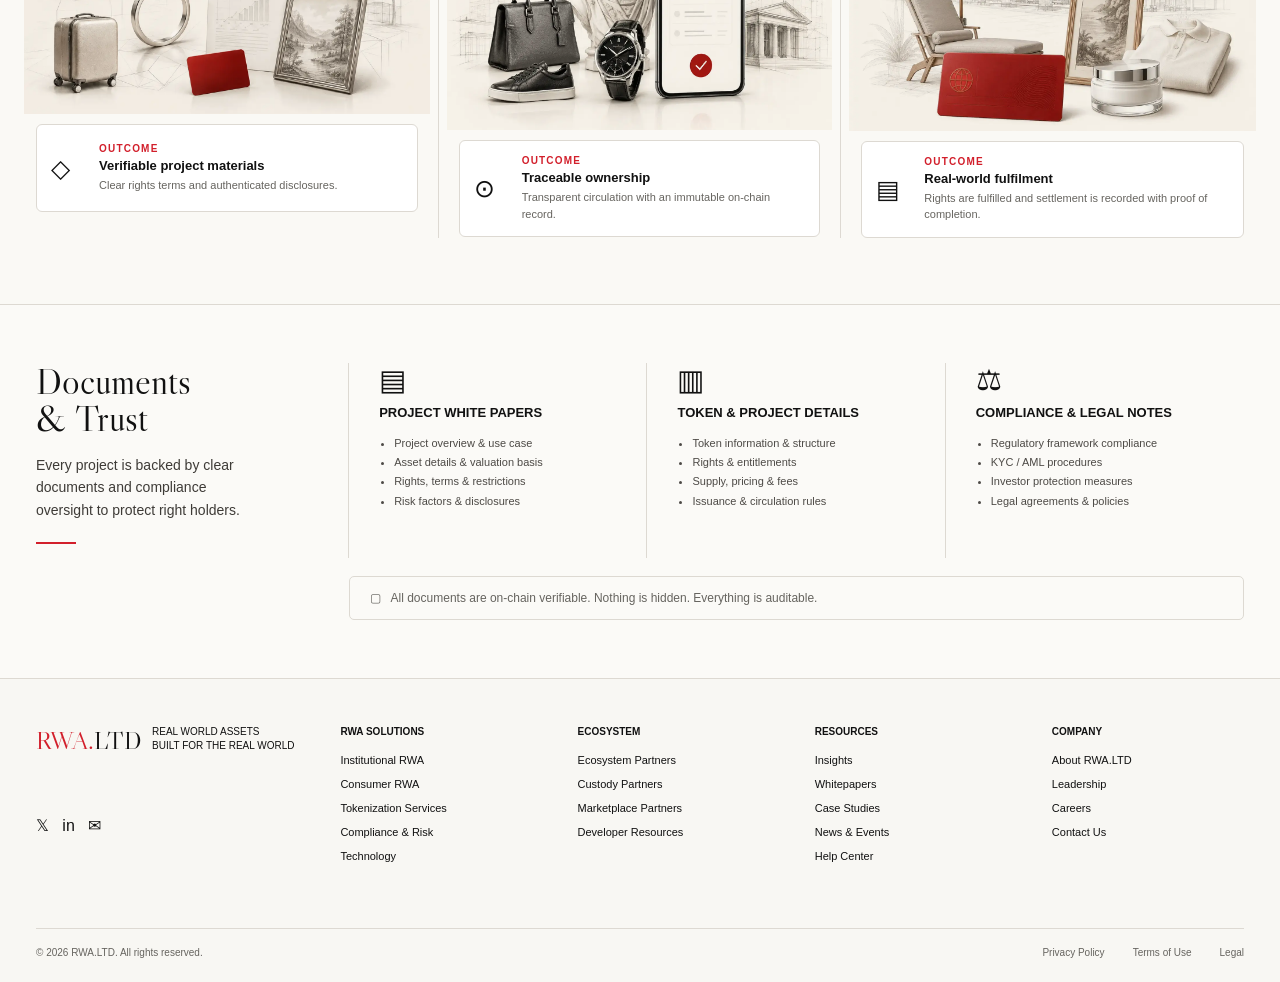
<file: solutions.html>
<!doctype html>
<html lang="en">
<head>
  <meta charset="utf-8">
  <meta name="viewport" content="width=device-width,initial-scale=1">
  <meta http-equiv="refresh" content="0; url=consumer-rwa.html">
  <link rel="canonical" href="consumer-rwa.html">
  <title>Redirecting — RWA.LTD</title>
  <script>location.replace("consumer-rwa.html");</script>
</head>
<body>
  <p>This page has moved to <a href="consumer-rwa.html">Consumer RWA</a>.</p>
</body>
</html>
</file>
<file: css/home-approved.css>
:root{--red:#c8202d;--red-dark:#a91220;--ink:#111214;--muted:#65676c;--line:#e3e3e3;--warm:#f7f6f3;--shell:1380px}
*{box-sizing:border-box}html{scroll-behavior:smooth}body{margin:0;color:var(--ink);background:#fff;font-family:Inter,-apple-system,BlinkMacSystemFont,"Segoe UI",Arial,sans-serif;-webkit-font-smoothing:antialiased}a{color:inherit;text-decoration:none}button{font:inherit;color:inherit}h1,h2,h3,p{margin-top:0}em{font-style:normal;color:var(--red)}svg{fill:none;stroke:currentColor;stroke-width:1.5;stroke-linecap:round;stroke-linejoin:round}.shell{width:min(calc(100% - 88px),var(--shell));margin-inline:auto}.section{padding-top:82px;padding-bottom:82px}.header{position:fixed;z-index:100;inset:0 0 auto;height:74px;padding:0 clamp(24px,3.5vw,60px);display:flex;align-items:center;border-bottom:1px solid rgba(0,0,0,.08);background:rgba(255,255,255,.94);backdrop-filter:blur(18px);transition:.25s}.header.compact{height:64px;box-shadow:0 8px 25px rgba(0,0,0,.045)}.logo{display:flex;align-items:center;gap:9px;width:185px}.logo img{width:40px;height:40px;object-fit:contain}.logo strong{font-size:19px;letter-spacing:-.04em}.desktop-nav{display:flex;align-items:center;gap:clamp(17px,2vw,34px);margin:auto}.desktop-nav a{position:relative;padding:28px 0 25px;font-size:12px;font-weight:600;white-space:nowrap}.desktop-nav a:after{content:"";position:absolute;left:0;right:100%;bottom:0;height:2px;background:var(--red);transition:.2s}.desktop-nav a:hover:after,.desktop-nav a.active:after{right:0}.header-end{width:185px;display:flex;justify-content:flex-end}.language{border:0;background:none;font-size:11px;font-weight:700}.language span{margin-left:5px}.menu,.mobile-nav{display:none}
.hero{position:relative;min-height:690px;display:grid;grid-template-columns:minmax(470px,.88fr) minmax(560px,1.12fr);align-items:center;gap:25px;padding:116px clamp(28px,4vw,72px) 62px;overflow:hidden;background:linear-gradient(115deg,#faf9f7 0%,#fff 63%,#f6f4f2 100%)}.hero:after{content:"";position:absolute;right:-140px;top:60px;width:680px;height:680px;border-radius:50%;background:radial-gradient(circle,rgba(200,32,45,.08),transparent 68%)}.hero-copy{position:relative;z-index:3;max-width:680px}.kicker,.section-tag{margin-bottom:15px;color:var(--red);font-size:9px;font-weight:800;letter-spacing:.13em}.kicker:before,.section-tag:before{content:"";display:inline-block;width:24px;height:2px;margin-right:9px;vertical-align:middle;background:var(--red)}.hero h1{margin-bottom:21px;font-size:clamp(42px,4vw,66px);line-height:1.08;letter-spacing:-.052em;font-weight:650}.lede{max-width:575px;color:#5e6065;font-size:14px;line-height:1.72}.hero-actions{display:flex;align-items:center;gap:24px;margin-top:31px}.button-primary{display:inline-flex;align-items:center;gap:32px;padding:15px 19px;background:var(--red);color:#fff;font-size:12px;font-weight:700;box-shadow:0 12px 26px rgba(200,32,45,.18)}.watch{display:flex;align-items:center;gap:11px;border:0;background:none;font-size:12px;font-weight:700;cursor:pointer}.watch i{display:grid;place-items:center;width:38px;height:38px;border:1px solid #9d9ea1;border-radius:50%;font-size:8px;font-style:normal}.hero-media{position:relative;z-index:2;min-width:0}.hero-media>img{position:relative;z-index:2;display:block;width:112%;max-width:none;transform:translateX(-2%);filter:drop-shadow(0 28px 35px rgba(60,30,30,.12));animation:heroFloat 7s ease-in-out infinite}.hero-glow{position:absolute;left:42%;top:39%;width:30%;aspect-ratio:1;border-radius:50%;background:rgba(200,32,45,.13);filter:blur(35px)}.hero-ring{position:absolute;z-index:1;left:52%;top:56%;border:1px solid rgba(200,32,45,.22);border-radius:50%;transform:translate(-50%,-50%);animation:ringSpin 19s linear infinite}.ring-a{width:67%;aspect-ratio:1}.ring-b{width:48%;aspect-ratio:1;animation-direction:reverse}.media-label{position:absolute;z-index:5;padding:6px 8px;background:rgba(255,255,255,.9);border-left:2px solid var(--red);box-shadow:0 6px 16px rgba(0,0,0,.07);font-size:7px;font-weight:800;letter-spacing:.11em}.ml-1{left:12%;top:17%}.ml-2{right:0;top:29%}.ml-3{left:28%;bottom:9%}
.about{display:grid;grid-template-columns:.92fr 1.08fr;gap:8vw;align-items:center}.about-copy h2,.model h2,.section-heading h2{margin-bottom:24px;font-size:clamp(34px,3.4vw,51px);line-height:1.13;letter-spacing:-.045em;font-weight:600}.about-copy>p:not(.section-tag){max-width:610px;color:var(--muted);font-size:14px;line-height:1.75}.text-link{display:inline-flex;gap:34px;margin-top:12px;padding-bottom:7px;border-bottom:1px solid #222;font-size:12px;font-weight:700}.about-visual{position:relative;min-height:380px;display:grid;place-items:center;overflow:hidden;background:linear-gradient(145deg,#f5f4f1,#e9e8e4)}.about-grid-lines{position:absolute;inset:0;background-image:linear-gradient(rgba(200,32,45,.07) 1px,transparent 1px),linear-gradient(90deg,rgba(200,32,45,.07) 1px,transparent 1px);background-size:48px 48px;mask-image:linear-gradient(to bottom,transparent,#000,transparent)}.about-visual:before,.about-visual:after{content:"";position:absolute;border:1px solid rgba(200,32,45,.2);border-radius:50%}.about-visual:before{width:330px;height:330px}.about-visual:after{width:230px;height:230px}.about-visual img{position:relative;z-index:3;width:150px;height:150px;object-fit:contain;mix-blend-mode:multiply;filter:drop-shadow(0 20px 24px rgba(0,0,0,.12))}.about-visual span{position:absolute;z-index:3;padding:7px 9px;background:#fff;border-left:2px solid var(--red);font-size:7px;font-weight:800;letter-spacing:.1em}.about-visual span:nth-of-type(1){left:9%;top:23%}.about-visual span:nth-of-type(2){right:7%;top:45%}.about-visual span:nth-of-type(3){left:17%;bottom:17%}
.model{background:var(--warm)}.model .shell>h2{max-width:1050px;margin-bottom:46px}.model-row{display:grid;grid-template-columns:1fr 30px 1fr 30px 1fr;align-items:center;border-top:1px solid #d7d6d3;padding-top:28px}.model-row article{display:grid;grid-template-columns:34px 58px 1fr;gap:14px;align-items:start}.model-row b{color:var(--red);font-size:17px}.model-row svg{width:47px;color:var(--red)}.model-row h3{margin-bottom:8px;font-size:14px}.model-row p{margin:0;color:var(--muted);font-size:11px;line-height:1.55}.model-row>i{color:var(--red);font-style:normal;text-align:center}
.section-heading{display:flex;align-items:flex-end;justify-content:space-between;gap:35px}.section-heading h2{margin-bottom:0}.solution-grid{display:grid;grid-template-columns:repeat(6,1fr);margin-top:40px;border-top:1px solid var(--line);border-left:1px solid var(--line)}.solution-grid article{min-height:285px;padding:28px 21px;border-right:1px solid var(--line);border-bottom:1px solid var(--line);transition:.25s}.solution-grid article:hover{background:#fbf7f7;transform:translateY(-3px);box-shadow:0 17px 35px rgba(0,0,0,.05)}.solution-grid svg{width:48px;height:48px;margin:12px 0 24px;color:var(--red)}.solution-grid h3{font-size:15px;line-height:1.3}.solution-grid p{margin:0;color:var(--muted);font-size:10px;line-height:1.55}
.lifecycle{width:min(calc(100% - 88px),var(--shell));margin:0 auto 15px;padding:32px 42px;display:flex;align-items:center;justify-content:space-between;background:#101113;color:#fff}.lifecycle div{display:flex;align-items:center;gap:12px}.lifecycle svg{width:28px;color:var(--red)}.lifecycle span{font-size:11px;font-weight:600}.lifecycle>i{color:var(--red);font-style:normal}
.film{padding-top:57px}.film-stage{position:relative;height:min(48vw,590px);min-height:430px;overflow:hidden;background:#111}.film-stage>img{width:100%;height:100%;object-fit:cover;filter:brightness(.47) saturate(.75);transform:scale(1.05)}.film-overlay{position:absolute;inset:0;background:linear-gradient(90deg,rgba(4,4,5,.86) 0%,rgba(5,5,6,.32) 60%,rgba(5,5,6,.17))}.film-copy{position:absolute;z-index:2;left:6%;top:20%;max-width:580px;color:#fff}.film-copy h2{font-size:clamp(33px,3.5vw,54px);line-height:1.1;letter-spacing:-.04em}.film-copy p{max-width:480px;color:#d0d0d2;font-size:13px;line-height:1.65}.film-copy button{display:flex;align-items:center;gap:10px;margin-top:28px;border:0;background:none;color:#fff;font-size:12px;font-weight:700}.film-copy button i{display:grid;place-items:center;width:38px;height:38px;border:1px solid #fff;border-radius:50%;font-size:8px;font-style:normal}.film-code{position:absolute;right:4%;bottom:5%;color:#bbb;font-size:8px;letter-spacing:.15em}
.projects{background:#f8f7f5}.projects .section-heading{align-items:center}.project-grid{display:grid;grid-template-columns:repeat(5,1fr);gap:13px;margin-top:38px}.project-card{position:relative;min-width:0;padding:18px;background:#fff;border:1px solid #ecebea;transition:.25s}.project-card:hover{transform:translateY(-4px);box-shadow:0 18px 38px rgba(0,0,0,.07)}.token-stage{height:230px;display:grid;place-items:center;overflow:hidden;background:#f5f4f2}.token-stage img{width:72%;height:72%;object-fit:contain;transition:.3s;filter:drop-shadow(0 14px 18px rgba(0,0,0,.16))}.project-card:hover img{transform:scale(1.05)}.rwa .token-stage img{mix-blend-mode:multiply}.dimd .token-stage{background:#151515}.dimd .token-stage img{width:58%;height:58%}.top .token-stage{background:#eef2f4}.gct .token-stage{background:#eee3de}.project-card h3{margin:17px 0 5px;font-size:14px}.project-card p{margin:0;color:var(--muted);font-size:10px}.project-card>span{display:block;margin-top:15px;color:var(--red);font-size:10px;font-weight:700}
.documents{padding-top:67px}.document-grid{display:grid;grid-template-columns:repeat(3,1fr);margin-top:29px;border-top:1px solid var(--line);border-left:1px solid var(--line)}.document-grid>a{min-height:180px;display:grid;grid-template-columns:60px 1fr;gap:17px;padding:30px;border-right:1px solid var(--line);border-bottom:1px solid var(--line)}.document-grid svg{width:49px;color:var(--red)}.document-grid h3{font-size:14px}.document-grid p{color:var(--muted);font-size:11px;line-height:1.55}.document-grid span{color:var(--red);font-size:10px;font-weight:700}.cta{position:relative;overflow:hidden;padding:64px 20px;background:linear-gradient(125deg,#a60019,#d71835 56%,#a20018);color:#fff;text-align:center}.cta:before,.cta:after{content:"";position:absolute;width:340px;height:340px;border:1px solid rgba(255,255,255,.13);transform:rotate(45deg)}.cta:before{left:-190px;top:-170px}.cta:after{right:-150px;bottom:-210px}.cta img{width:36px;height:36px;padding:4px;border-radius:50%;background:#fff;object-fit:contain}.cta h2{margin:12px 0 22px;font-size:clamp(30px,3vw,45px);line-height:1.12;letter-spacing:-.035em}.cta a{display:inline-flex;gap:30px;padding:13px 18px;background:#fff;color:#111;font-size:11px;font-weight:700}
footer{position:relative;display:grid;grid-template-columns:1.5fr repeat(4,1fr);gap:45px;padding:55px clamp(25px,4vw,72px) 72px;background:#101113;color:#fff}.footer-logo img{width:38px;height:38px;vertical-align:middle;background:#fff;border-radius:50%}.footer-logo strong{margin-left:8px;font-size:16px}.footer-logo p{max-width:260px;margin-top:17px;color:#898a8e;font-size:10px;line-height:1.6}footer>div:not(.footer-logo){display:flex;flex-direction:column;gap:9px}footer small{margin-bottom:7px;color:#76777b;font-size:8px;letter-spacing:.15em}footer a,footer span{color:#b4b5b7;font-size:10px}.copyright{position:absolute;left:clamp(25px,4vw,72px);bottom:20px;color:#5e5f63;font-size:9px}.reveal{opacity:0;transform:translateY(15px);transition:opacity .7s ease,transform .7s ease}.reveal.shown{opacity:1;transform:none}
@keyframes heroFloat{50%{transform:translate(-2%,-10px)}}@keyframes ringSpin{to{transform:translate(-50%,-50%) rotate(360deg)}}
@media(max-width:1180px){.desktop-nav{gap:15px}.desktop-nav a{font-size:10px}.logo,.header-end{width:150px}.hero{grid-template-columns:.92fr 1.08fr}.solution-grid{grid-template-columns:repeat(3,1fr)}.solution-grid article{min-height:245px}.project-grid{grid-template-columns:repeat(3,1fr)}.project-card:nth-child(n+4){margin-top:0}}
@media(max-width:820px){.shell{width:min(calc(100% - 38px),var(--shell))}.section{padding-top:66px;padding-bottom:66px}.header{height:66px;padding:0 19px}.header.compact{height:60px}.logo{width:auto}.logo img{width:36px;height:36px}.logo strong{font-size:16px}.desktop-nav,.language{display:none}.header-end{width:auto;margin-left:auto}.menu{display:block;width:42px;height:42px;border:0;background:none}.menu i{display:block;width:22px;height:1px;margin:7px auto;background:#111;transition:.2s}.menu-open .menu i:first-child{transform:translateY(4px) rotate(45deg)}.menu-open .menu i:last-child{transform:translateY(-4px) rotate(-45deg)}.mobile-nav{position:absolute;top:66px;left:0;right:0;display:flex;visibility:hidden;opacity:0;transform:translateY(-8px);flex-direction:column;padding:18px 20px;background:#fff;border-bottom:1px solid var(--line);transition:.2s}.menu-open .mobile-nav{visibility:visible;opacity:1;transform:none}.mobile-nav a{padding:11px 3px;border-bottom:1px solid #eee;font-size:13px}.hero{min-height:0;display:flex;flex-direction:column;padding:110px 19px 55px}.hero h1{font-size:clamp(37px,10vw,52px)}.hero-media{width:110%;margin-top:30px}.media-label{display:none}.about{grid-template-columns:1fr;gap:38px}.about-visual{min-height:320px}.model-row{grid-template-columns:1fr;gap:22px}.model-row article{grid-template-columns:34px 55px 1fr;padding-bottom:23px;border-bottom:1px solid #ddd}.model-row>i{transform:rotate(90deg)}.solution-grid{grid-template-columns:1fr 1fr}.lifecycle{width:calc(100% - 38px);align-items:flex-start;flex-direction:column;gap:13px;padding:28px}.lifecycle>i{margin-left:10px;transform:rotate(90deg)}.film-stage{height:510px}.project-grid{display:flex;overflow-x:auto;padding-bottom:18px}.project-card{flex:0 0 260px}.token-stage{height:220px}.document-grid{grid-template-columns:1fr}.document-grid>a{min-height:150px}.cta{padding:55px 19px}footer{grid-template-columns:1fr 1fr;gap:36px;padding:50px 20px 80px}.footer-logo{grid-column:1/-1}}
@media(max-width:520px){.hero-actions{align-items:flex-start;flex-direction:column;gap:16px}.about-copy h2,.model h2,.section-heading h2{font-size:34px}.solution-grid{grid-template-columns:1fr}.solution-grid article{min-height:220px}.section-heading{align-items:flex-start;flex-direction:column}.film-stage{height:470px}.film-copy{left:7%;right:7%}.film-copy h2{font-size:34px}.document-grid>a{padding:24px 18px}.cta h2{font-size:32px}footer{grid-template-columns:1fr}.footer-logo{grid-column:auto}}
@media(prefers-reduced-motion:reduce){html{scroll-behavior:auto}.hero-media>img,.hero-ring{animation:none}.reveal{opacity:1;transform:none;transition:none}}

/* Home platform token — hard circular viewport removes the source PNG's square canvas */
.about-logo-disc{
  position:relative;
  z-index:3;
  width:150px;
  height:150px;
  overflow:hidden;
  border-radius:50%;
  background:#fff;
  box-shadow:0 20px 30px rgba(0,0,0,.12);
  isolation:isolate;
}
.about-logo-disc img{
  display:block;
  width:100%;
  height:100%;
  max-width:none;
  object-fit:cover;
  transform:scale(1.035);
  mix-blend-mode:multiply;
  filter:none;
}

/* Approved proportion and media-integration pass */
@media(min-width:821px){
  .header{height:68px}
  .header.compact{height:60px}
  .logo img{width:36px;height:36px}
  .desktop-nav a{padding:25px 0 22px}

  .hero{
    min-height:500px;
    height:auto;
    grid-template-columns:minmax(390px,.78fr) minmax(520px,1.22fr);
    align-items:center;
    padding-top:82px;
    padding-bottom:28px;
    background:#fbfaf8;
  }
  .hero h1{max-width:610px;margin-bottom:16px;font-size:clamp(34px,2.75vw,44px);line-height:1.06}
  .hero-copy{align-self:center;padding:0 0 4px}
  .hero .kicker{margin-bottom:12px}
  .hero .lede{max-width:520px;font-size:12px;line-height:1.6}
  .hero-actions{margin-top:21px}
  .button-primary{padding:13px 17px}
  .watch i{width:34px;height:34px}
  .hero-media{
    align-self:center;
    display:flex;
    align-items:center;
    justify-content:center;
    margin-right:0;
    overflow:visible;
  }
  .hero-media>img{
    width:94%;
    height:auto;
    max-height:440px;
    object-fit:contain;
    transform:none;
    mix-blend-mode:multiply;
    -webkit-mask-image:linear-gradient(90deg,transparent 0,#000 4%,#000 96%,transparent 100%);
    mask-image:linear-gradient(90deg,transparent 0,#000 4%,#000 96%,transparent 100%);
  }
  .about{min-height:500px;padding-top:62px;padding-bottom:62px}
  .about-copy h2,.model h2,.section-heading h2{font-size:clamp(32px,2.8vw,44px);line-height:1.12}
  .about-visual{min-height:330px;background:#fff;overflow:visible}
  .about-logo-disc{width:132px;height:132px}
  .about-logo-disc img{width:100%;height:100%;mix-blend-mode:multiply}
  .about-grid-lines{inset:4%;opacity:.7}
  .model.section{padding-top:60px;padding-bottom:60px}
  .model .shell>h2{margin-bottom:34px}
  .solutions.section{padding-top:64px;padding-bottom:54px}
  .solution-grid{margin-top:30px}
  .solution-grid article{min-height:230px;padding:22px 18px}
  .solution-grid svg{width:42px;height:42px;margin:7px 0 19px}
  .solution-grid h3{font-size:14px}
  .lifecycle{margin-bottom:0;padding-top:25px;padding-bottom:25px}
  .film.section{padding-top:52px;padding-bottom:58px}
  .film-stage{height:min(39vw,520px);min-height:410px}
  .film-stage>img{mix-blend-mode:screen;opacity:.82}
  .film-copy h2{font-size:clamp(31px,3vw,46px)}
  .projects.section{padding-top:60px;padding-bottom:60px}
  .project-grid{margin-top:28px}
  .token-stage{height:190px;border-radius:2px}
  .project-card{padding:0 0 18px;border:0;background:transparent}
  .project-card h3,.project-card p,.project-card>span{margin-left:15px;margin-right:15px}
  .token-stage img{width:68%;height:68%}
  .health .token-stage{background:#f3f1ed}
  .rwa .token-stage{background:#f3f1ed}
  .rwa .token-stage img{width:76%;height:76%;mix-blend-mode:multiply}
  .dimd .token-stage{background:#111}
  .top .token-stage{background:#edf1f2}
  .gct .token-stage{background:#eee3dd}
  .documents.section{padding-top:55px;padding-bottom:55px}
  .document-grid{margin-top:22px}
  .document-grid>a{min-height:150px;padding:24px}
  .cta{padding-top:50px;padding-bottom:50px}
}

@media(max-width:820px){
  .hero{background:#fbfaf8}
  .hero-media>img{
    width:100%;
    height:auto;
    object-fit:contain;
    transform:none;
    mix-blend-mode:multiply;
    -webkit-mask-image:linear-gradient(90deg,transparent,#000 4%,#000 96%,transparent);
    mask-image:linear-gradient(90deg,transparent,#000 4%,#000 96%,transparent);
  }
  .about-visual{background:#fff}
  .about-logo-disc img{mix-blend-mode:multiply}
  .project-card{border:0;background:transparent;padding:0 0 17px}
  .project-card h3,.project-card p,.project-card>span{margin-left:14px;margin-right:14px}
  .health .token-stage,.rwa .token-stage{background:#f3f1ed}
  .rwa .token-stage img{mix-blend-mode:multiply}
}

/* Readable exhibition labels for desktop and tablet */
.hero .media-label{
  padding:12px 17px;
  border-left-width:4px;
  background:rgba(255,255,255,.94);
  box-shadow:0 7px 18px rgba(0,0,0,.08);
  font-size:20px;
  line-height:1.2;
  letter-spacing:.04em;
}

/* 2026-08-19: platform network moved from Ecosystem to the Home hero */
.home-platform-network{height:565px;position:relative;isolation:isolate}
.home-platform-network:after{content:"";position:absolute;inset:5% 2% 0 4%;z-index:-2;background:radial-gradient(circle at 52% 52%,rgba(200,32,45,.08),transparent 44%),linear-gradient(90deg,transparent 0,#fff6 50%,transparent 100%);filter:blur(8px)}
.home-network-grid{position:absolute;inset:8% 0 4% 5%;z-index:-3;background-image:linear-gradient(rgba(200,32,45,.065) 1px,transparent 1px),linear-gradient(90deg,rgba(200,32,45,.065) 1px,transparent 1px);background-size:48px 48px;transform:perspective(800px) rotateX(62deg) translateY(95px);mask-image:radial-gradient(ellipse,#000 15%,transparent 70%)}
.home-platform-token{position:absolute;left:50%;top:48%;width:300px;height:360px;transform:translate(-50%,-50%);display:flex;flex-direction:column;align-items:center;justify-content:flex-end}
.home-platform-token>span{position:absolute;top:0;color:var(--red);font-size:12px;font-weight:800;letter-spacing:.18em}
.home-platform-token>img{position:absolute;top:60px;width:215px;height:215px;object-fit:contain;z-index:4;border-radius:50%;filter:drop-shadow(0 22px 24px rgba(0,0,0,.18));animation:heroFloat 5s ease-in-out infinite}
.home-token-halo{position:absolute;top:39px;width:265px;height:265px;border:1px solid rgba(200,32,45,.22);border-radius:50%;box-shadow:0 0 55px rgba(200,32,45,.08)}
.home-token-halo:before,.home-token-halo:after{content:"";position:absolute;border:1px solid rgba(200,32,45,.11);border-radius:50%;inset:-38px}.home-token-halo:after{inset:36px}
.home-token-plinth{width:300px;height:95px;padding:28px 34px;background:linear-gradient(145deg,#fff,#d7d7d4);box-shadow:0 24px 34px rgba(0,0,0,.14);border-radius:50%;transform:perspective(400px) rotateX(62deg);display:flex;justify-content:space-between;align-items:center}.home-token-plinth b{font-size:22px}.home-token-plinth small{font-size:9px;text-transform:uppercase;letter-spacing:.08em}
.home-network-path{position:absolute;height:1px;background:linear-gradient(90deg,transparent,var(--red),transparent);transform-origin:center;opacity:.8}.home-network-path:after{content:"";position:absolute;right:18%;top:-3px;width:7px;height:7px;border-radius:50%;background:#fff;box-shadow:0 0 13px 4px var(--red);animation:signalMove 3s linear infinite}.home-network-path.path-a{width:82%;left:7%;top:39%;transform:rotate(-8deg)}.home-network-path.path-b{width:88%;left:4%;top:62%;transform:rotate(7deg)}.home-network-path.path-c{width:64%;left:19%;top:50%;transform:rotate(90deg);opacity:.35}
.home-network-label{position:absolute;display:flex;gap:9px;align-items:center;padding:11px 15px;background:rgba(250,250,248,.94);border-left:3px solid var(--red);box-shadow:0 8px 24px rgba(0,0,0,.06);font-size:14px;font-weight:750}.home-network-label i{color:var(--red);font-style:normal;font-size:11px}.home-network-label.label-owner{left:4%;top:22%}.home-network-label.label-infra{right:4%;top:18%}.home-network-label.label-platform{left:1%;top:55%}.home-network-label.label-commerce{right:0;top:51%}.home-network-label.label-fulfil{right:14%;bottom:7%}
@keyframes signalMove{0%{right:92%;opacity:0}15%{opacity:1}85%{opacity:1}100%{right:4%;opacity:0}}
@media(max-width:1050px) and (min-width:821px){.home-platform-network{transform:scale(.88);transform-origin:center}}
@media(max-width:820px){.home-platform-network{height:470px;margin-top:35px;transform:scale(.78);transform-origin:center top;width:128%;margin-left:-14%}.home-network-label{display:flex;font-size:12px}}
@media(max-width:480px){.home-platform-network{transform:scale(.64);width:156%;margin-left:-28%;height:390px}}
@media(prefers-reduced-motion:reduce){.home-platform-token>img,.home-network-path:after{animation:none}}
.about-visual>span{
  padding:12px 17px;
  border-left-width:4px;
  background:rgba(255,255,255,.95);
  box-shadow:0 6px 16px rgba(0,0,0,.06);
  font-size:20px;
  line-height:1.2;
  letter-spacing:.04em;
}
@media(max-width:820px){
  .about-visual>span{font-size:15px}
}
</file>
<file: css/site-global.css>
:root{--site-red:#d5202d;--site-paper:#fafaf8;--site-ink:#111}
html{font-family:Inter,Arial,sans-serif;-webkit-font-smoothing:antialiased}
body{font-family:Inter,Arial,sans-serif}

/* One header system shared by Home, Consumer RWA and Ecosystem. */
.global-header{
  box-sizing:border-box!important;
  width:100%!important;
  height:82px!important;
  min-height:82px!important;
  padding:0 48px!important;
  display:grid!important;
  grid-template-columns:1fr auto 1fr!important;
  align-items:center!important;
  background:rgba(250,250,248,.95)!important;
  border-bottom:1px solid #dededb!important;
  font-family:Inter,Arial,sans-serif!important;
  backdrop-filter:blur(14px);
}
.global-header .logo,.global-header .brand,.global-header .v10-logo,.global-header .exact-brand{
  justify-self:start!important;
  display:flex!important;
  align-items:center!important;
  gap:10px!important;
  width:auto!important;
  color:var(--site-ink)!important;
  font-size:22px!important;
  line-height:1!important;
  font-weight:700!important;
  letter-spacing:-.045em!important;
  text-decoration:none!important;
}
.global-header .logo img,.global-header .brand img,.global-header .v10-logo img,.global-header .exact-brand img{
  display:block!important;
  width:34px!important;
  height:34px!important;
  object-fit:contain!important;
  mix-blend-mode:multiply;
}
.global-header .logo strong,.global-header .v10-logo strong,.global-header .brand span,.global-header .exact-brand span{
  display:block!important;
  margin:0!important;
  font:inherit!important;
  color:inherit!important;
}
.global-header .desktop-nav,.global-header .site-nav,.global-header .v10-nav,.global-header .exact-nav{
  justify-self:center!important;
  display:flex!important;
  align-items:center!important;
  justify-content:center!important;
  gap:42px!important;
  height:100%!important;
  margin:0!important;
}
.global-header .desktop-nav a,.global-header .site-nav a,.global-header .v10-nav a,.global-header .exact-nav a{
  box-sizing:border-box!important;
  position:relative!important;
  display:grid!important;
  place-items:center!important;
  height:100%!important;
  padding:0!important;
  color:var(--site-ink)!important;
  font:600 14px/1 Inter,Arial,sans-serif!important;
  letter-spacing:-.015em!important;
  text-decoration:none!important;
  white-space:nowrap!important;
}
.global-header .desktop-nav a.active,.global-header .site-nav a.active,.global-header .v10-nav a.active,.global-header .exact-nav a.active{color:var(--site-red)!important}
.global-header .exact-nav a{border-bottom-color:transparent!important}
.global-header .desktop-nav a.active:after,.global-header .site-nav a.active:after,.global-header .v10-nav a.active:after,.global-header .exact-nav a.active:after{
  content:""!important;position:absolute!important;left:0!important;right:0!important;bottom:16px!important;height:2px!important;background:var(--site-red)!important
}
.global-header .header-end,.global-header>.language,.global-header>.v10-lang{justify-self:end!important}
.global-header .language,.global-header .v10-lang{font:600 11px/1 Inter,Arial,sans-serif!important}
.global-header .mobile-nav{display:none}
.global-header .language,.global-header .v10-lang{position:relative!important;display:flex!important;align-items:center!important;justify-content:center!important;gap:5px!important;min-width:42px!important;height:38px!important;padding:0 9px!important;border:1px solid #222!important;border-radius:22px!important;background:rgba(250,250,248,.96)!important;color:#111!important;cursor:pointer!important;text-align:center!important}
.language-menu{position:absolute;right:0;top:calc(100% + 10px);z-index:2000;width:146px;padding:7px;background:#fff;border:1px solid #dededb;box-shadow:0 14px 35px rgba(0,0,0,.12);opacity:0;visibility:hidden;transform:translateY(-5px);transition:.18s ease}
.global-header .language.open .language-menu,.global-header .v10-lang.open .language-menu{opacity:1;visibility:visible;transform:none}
.language-menu button{display:block;width:100%;padding:10px 11px;border:0;background:transparent;color:#333;font:500 13px/1.2 Inter,Arial,sans-serif;text-align:left;cursor:pointer}
.language-menu button:hover,.language-menu button.active{background:#f5f4f1;color:var(--site-red)}
html[lang^="zh"] body{font-family:Inter,"PingFang TC","PingFang SC","Microsoft JhengHei","Microsoft YaHei",sans-serif!important}
html[lang^="zh"] h1,html[lang^="zh"] h2,html[lang^="zh"] h3{letter-spacing:-.035em!important}

@media(max-width:900px){
  .global-header{height:70px!important;min-height:70px!important;padding:0 24px!important;grid-template-columns:1fr auto!important}
  .global-header .desktop-nav,.global-header .site-nav{display:none!important}
  .global-header .site-nav.open,.global-header .mobile-nav.open{display:flex!important}
  .global-header .v10-nav{gap:18px!important}
  .global-header .v10-nav a{font-size:12px!important}
  .global-header .logo,.global-header .brand,.global-header .v10-logo,.global-header .exact-brand{font-size:19px!important}
  .global-header .logo img,.global-header .brand img,.global-header .v10-logo img,.global-header .exact-brand img{width:30px!important;height:30px!important}
}
@media(max-width:700px){
  .global-header .exact-nav{display:none!important}
  .global-header.open .exact-nav{display:flex!important}
}
</file>
<file: css/consumer-exact.css>
:root{--red:#d21f2b;--ink:#111;--muted:#66645f;--paper:#fbfaf7;--line:#ddd9d2}*{box-sizing:border-box}html{scroll-behavior:smooth}body{margin:0;background:var(--paper);color:var(--ink);font-family:"DM Sans",Arial,sans-serif}.exact-shell{width:min(1320px,calc(100% - 72px));margin:auto}.section-line{border-top:1px solid var(--line)}a{color:inherit;text-decoration:none}.exact-header{position:relative;z-index:30;height:82px;padding:0 34px;display:grid;grid-template-columns:250px 1fr 90px;align-items:center;border-bottom:1px solid var(--line);background:rgba(251,250,247,.96)}.exact-brand{display:flex;align-items:center;gap:10px;font-family:"Libre Caslon Display",Georgia,serif;font-size:25px}.exact-brand img{width:34px;height:34px;border-radius:50%;object-fit:cover;mix-blend-mode:multiply}.exact-brand b{color:var(--red);font-weight:400}.exact-nav{display:flex;justify-content:center;gap:52px;font-size:13px}.exact-nav a{padding:31px 0 28px;border-bottom:2px solid transparent}.exact-nav a.active{color:var(--red);border-color:var(--red)}.language{justify-self:end;border:0;background:transparent;font:500 13px "DM Sans"}.menu-toggle{display:none}
.exact-hero{min-height:620px;display:grid;grid-template-columns:44% 56%;align-items:center;padding-block:56px}.exact-hero-copy h1{margin:0 0 13px;font:400 clamp(52px,5vw,78px)/1 "Libre Caslon Display",Georgia,serif}.exact-hero-copy h2{margin:0;color:var(--red);font-size:20px;font-weight:500}.exact-hero-copy>p{max-width:520px;margin:27px 0 45px;color:#3f3d39;font-size:16px;line-height:1.65}.hero-principles{display:grid;grid-template-columns:repeat(4,1fr);max-width:610px}.hero-principles article{min-height:130px;padding:0 22px;border-right:1px solid var(--line);text-align:center}.hero-principles article:first-child{padding-left:0}.hero-principles article:last-child{border-right:0}.hero-principles i{display:block;height:42px;font-size:30px;font-style:normal}.hero-principles b{display:block;margin:11px 0 7px;font-size:11px}.hero-principles small{display:block;color:var(--muted);font-size:9px;line-height:1.45}.platform-token-visual{position:relative;height:510px;margin:0}.platform-token-visual>img{position:absolute;inset:0;width:100%;height:100%;object-fit:contain;mix-blend-mode:multiply}.token-callout{position:absolute;padding:10px 12px;border:1px solid #d8d4ce;border-radius:5px;background:rgba(251,250,247,.94);font-size:11px;line-height:1.25}.callout-a{left:7%;top:7%}.callout-b{right:5%;top:8%}.callout-c{left:5%;bottom:20%}.callout-d{right:0;bottom:30%}.callout-e{left:49%;bottom:2%}
.journey-grid{min-height:300px;display:grid;grid-template-columns:23% 77%;align-items:center}.journey-grid>h2{margin:0;font:400 42px/1.05 "Libre Caslon Display",Georgia,serif}.journey-steps{display:grid;grid-template-columns:repeat(4,1fr)}.journey-steps article{position:relative;padding:0 30px;text-align:center}.journey-steps article:not(:last-child):after{content:"›";position:absolute;right:-3px;top:59px;color:var(--red);font-size:30px}.journey-steps span{display:block;color:var(--red);font:400 17px "Libre Caslon Display",Georgia,serif}.journey-steps i{display:grid;place-items:center;width:58px;height:58px;margin:13px auto 18px;border:1px solid #cbc7c1;border-radius:50%;font-size:26px;font-style:normal}.journey-steps b{font-size:13px}.journey-steps p{max-width:180px;margin:10px auto 0;color:var(--muted);font-size:11px;line-height:1.55}
.complete-lifecycle{padding:58px 0 66px;background:#faf9f5}.lifecycle-head{text-align:center}.lifecycle-head h2{margin:0;font:400 clamp(40px,4vw,60px)/1.05 "Libre Caslon Display",Georgia,serif}.lifecycle-head span{display:block;width:54px;height:2px;margin:18px auto 12px;background:var(--red)}.lifecycle-head p{margin:0 0 40px;color:var(--muted);font-size:13px}.lifecycle-columns{display:grid;grid-template-columns:repeat(3,1fr)}.lifecycle-column{min-width:0;padding:0 20px;border-right:1px solid var(--line)}.lifecycle-column:first-child{padding-left:0}.lifecycle-column:last-child{padding-right:0;border-right:0}.lifecycle-column>header{display:grid;grid-template-columns:74px 1fr;gap:14px;min-height:100px}.lifecycle-column em{color:var(--red);font:400 62px/.9 "Libre Caslon Display",Georgia,serif}.lifecycle-column h3{margin:3px 0 8px;font:400 17px "Libre Caslon Display",Georgia,serif;text-transform:uppercase}.lifecycle-column header p{margin:0;color:#4e4b46;font-size:11px;line-height:1.5}.lifecycle-column ol{position:relative;display:grid;grid-template-columns:repeat(4,1fr);gap:8px;margin:0;padding:35px 0 0;list-style:none;border-top:1px solid var(--red)}.lifecycle-column ol:before,.lifecycle-column ol:after{content:"";position:absolute;top:-4px;width:7px;height:7px;border-radius:50%;background:var(--red)}.lifecycle-column ol:before{left:0}.lifecycle-column ol:after{right:0}.lifecycle-column li{position:relative;text-align:center}.lifecycle-column li:before{content:"";position:absolute;top:-39px;left:50%;width:7px;height:7px;border-radius:50%;background:var(--red);transform:translateX(-50%)}.lifecycle-column li b{display:block;min-height:32px;font-size:10px;line-height:1.35}.lifecycle-column li small{display:block;margin-top:8px;color:var(--muted);font-size:8px;line-height:1.55}.lifecycle-column figure{height:265px;margin:18px -12px 0;overflow:hidden}.lifecycle-column figure img{width:100%;height:100%;object-fit:cover;mix-blend-mode:multiply}.column-outcome{min-height:88px;display:grid;grid-template-columns:38px 1fr;gap:10px;align-items:center;margin-top:10px;padding:14px;border:1px solid var(--line);border-radius:6px;background:#fff}.column-outcome i{font-size:25px;font-style:normal}.column-outcome span{display:block;color:var(--red);font-size:8px;font-weight:700;letter-spacing:.12em}.column-outcome b{display:block;margin:4px 0;font-size:11px}.column-outcome p{margin:0;color:var(--muted);font-size:9px;line-height:1.4}
.exact-documents{padding:58px 0}.documents-grid{display:grid;grid-template-columns:1.05fr repeat(3,1fr)}.documents-intro,.documents-grid>a{min-height:195px;padding:0 30px;border-right:1px solid var(--line)}.documents-intro{padding-left:0}.documents-grid>a:nth-of-type(3){border-right:0}.documents-intro h2{margin:0;font:400 37px/1 "Libre Caslon Display",Georgia,serif}.documents-intro p{max-width:230px;margin:17px 0;color:#3e3b37;font-size:11px;line-height:1.55}.documents-intro span{display:block;width:40px;height:2px;margin-top:21px;background:var(--red)}.documents-grid>a i{display:block;height:42px;font-size:29px;font-style:normal}.documents-grid>a b{display:block;margin-bottom:14px;font-size:11px;text-transform:uppercase}.documents-grid ul{margin:0;padding-left:15px;color:#4d4a46;font-size:9px;line-height:1.65}.documents-note{grid-column:2/-1;margin:18px 0 0;padding:14px 20px;border:1px solid var(--line);border-radius:5px;color:var(--muted);font-size:10px}
.exact-footer{padding:46px 0 24px;border-top:1px solid var(--line);background:#f8f7f3}.footer-grid{display:grid;grid-template-columns:1.35fr repeat(4,1fr);gap:45px}.footer-brand{display:grid;grid-template-columns:auto 1fr;gap:10px;align-items:start}.footer-brand small{font-size:7px;line-height:1.45}.footer-brand p{grid-column:1/-1;margin-top:35px}.footer-grid>div:not(.footer-brand){display:flex;flex-direction:column;gap:8px;font-size:9px}.footer-grid>div:not(.footer-brand)>b{margin-bottom:6px;font-size:8px}.footer-grid>div a:hover{color:var(--red)}.footer-bottom{grid-column:1/-1;display:flex;justify-content:space-between;margin:18px 0 0;padding-top:18px;border-top:1px solid var(--line);color:var(--muted);font-size:8px}.footer-bottom span{display:flex;gap:28px}
@media(max-width:980px){.exact-header{grid-template-columns:220px 1fr 70px}.exact-nav{gap:24px}.exact-hero{grid-template-columns:1fr}.exact-hero-copy{text-align:center}.exact-hero-copy>p,.hero-principles{margin-inline:auto}.platform-token-visual{height:450px}.journey-grid{grid-template-columns:1fr}.journey-grid>h2{padding-top:45px;text-align:center}.journey-steps{padding:40px 0}.lifecycle-columns{grid-template-columns:1fr}.lifecycle-column{padding:34px 0;border-right:0;border-bottom:1px solid var(--line)}.lifecycle-column figure{height:330px}.documents-grid{grid-template-columns:1fr 1fr}.documents-intro,.documents-grid>a{padding:25px;border-right:0;border-bottom:1px solid var(--line)}.documents-note{grid-column:1/-1}.footer-grid{grid-template-columns:1.5fr repeat(2,1fr)}}
@media(max-width:700px){.exact-shell{width:min(100% - 36px,1320px)}.exact-header{height:70px;padding:0 18px;grid-template-columns:1fr auto auto}.exact-brand{font-size:21px}.exact-brand img{width:30px;height:30px}.menu-toggle{display:block;margin-right:15px;border:0;background:none}.exact-nav{position:absolute;left:0;right:0;top:70px;display:none;padding:18px;background:var(--paper);border-bottom:1px solid var(--line);flex-direction:column;gap:0}.exact-header.open .exact-nav{display:flex}.exact-nav a{padding:12px}.exact-hero{padding-block:45px}.exact-hero-copy h1{font-size:50px}.hero-principles{grid-template-columns:1fr 1fr;gap:22px}.hero-principles article:nth-child(2){border-right:0}.platform-token-visual{height:360px}.token-callout{font-size:9px}.journey-steps{grid-template-columns:1fr 1fr;gap:32px 0}.journey-steps article:nth-child(2):after{display:none}.lifecycle-column ol{grid-template-columns:1fr 1fr;gap:25px}.lifecycle-column ol:before,.lifecycle-column ol:after,.lifecycle-column li:before{display:none}.lifecycle-column figure{height:270px}.documents-grid,.footer-grid{grid-template-columns:1fr}.documents-note{grid-column:1}.footer-bottom{display:block}.footer-bottom span{margin-top:14px}.footer-brand{display:block}}

/* Readability pass: retain the approved editorial hierarchy while making all
   explanatory and utility copy comfortably legible on desktop displays. */
.hero-principles b{font-size:13px}
.hero-principles small{font-size:11px;line-height:1.5}
.token-callout{font-size:13px}
.journey-steps b{font-size:15px}
.journey-steps p{font-size:13px;line-height:1.6}
.lifecycle-column header p{font-size:13px;line-height:1.55}
.lifecycle-column li b{font-size:12px;line-height:1.4}
.lifecycle-column li small{font-size:10.5px;line-height:1.55}
.column-outcome span{font-size:10px}
.column-outcome b{font-size:13px}
.column-outcome p{font-size:11px;line-height:1.5}
.documents-intro p{font-size:14px;line-height:1.6}
.documents-grid>a b{font-size:13px}
.documents-grid ul{font-size:11px;line-height:1.75}
.documents-note{font-size:12px}
.footer-grid>div:not(.footer-brand){font-size:11px;line-height:1.45}
.footer-grid>div:not(.footer-brand)>b{font-size:10px}
.footer-brand small,.footer-bottom{font-size:10px}
@media(max-width:700px){.token-callout{font-size:10.5px}.lifecycle-column li small{font-size:11px}}
</file>
<file: css/v2.css>
:root {
  --red: #b71f2b;
  --red-soft: #fff4f4;
  --black: #151515;
  --grey: #6f6f73;
  --light: #f7f7f8;
  --line: #e7e7e9;
}

* {
  box-sizing: border-box;
}

html {
  scroll-behavior: smooth;
}

body {
  margin: 0;
  font-family: Inter, -apple-system, BlinkMacSystemFont, "Segoe UI", sans-serif;
  color: var(--black);
  background: white;
}

a {
  color: inherit;
  text-decoration: none;
}

.header {
  height: 78px;
  padding: 0 4vw;
  display: flex;
  align-items: center;
  gap: 50px;
  position: sticky;
  top: 0;
  z-index: 20;
  background: rgba(255,255,255,.92);
  backdrop-filter: blur(18px);
  border-bottom: 1px solid var(--line);
}

.brand {
  display: flex;
  align-items: center;
  gap: 10px;
}

.brand img {
  width: 42px;
  height: 42px;
  object-fit: contain;
}

.brand strong {
  font-size: 23px;
}

.brand small {
  color: var(--red);
}

.header nav {
  display: flex;
  gap: 34px;
  margin-left: auto;
}

.header nav a {
  font-size: 14px;
}

.header nav a:hover {
  color: var(--red);
}

.menu-button {
  display: none;
}

.hero {
  min-height: calc(100vh - 78px);
  padding: 7vw 5vw;
  display: grid;
  grid-template-columns: 1.05fr .95fr;
  align-items: center;
  gap: 5vw;
  overflow: hidden;
}

.eyebrow {
  display: block;
  color: var(--red);
  font-size: 12px;
  letter-spacing: .18em;
  font-weight: 750;
  margin-bottom: 22px;
}

.hero h1 {
  margin: 0;
  max-width: 760px;
  font-size: clamp(58px, 6vw, 92px);
  line-height: .96;
  letter-spacing: -.055em;
  font-weight: 650;
}

.hero h1 em {
  color: var(--red);
  font-style: normal;
}

.hero p {
  max-width: 650px;
  margin: 34px 0;
  color: var(--grey);
  font-size: 18px;
  line-height: 1.7;
}

.hero-actions {
  display: flex;
  gap: 15px;
}

.button {
  padding: 17px 25px;
  font-size: 14px;
  font-weight: 650;
}

.primary {
  background: var(--red);
  color: white;
}

.secondary {
  border: 1px solid var(--red);
  color: var(--red);
}

.hero-visual {
  height: 590px;
  position: relative;
  display: grid;
  place-items: center;
}

.logo-core {
  position: relative;
  z-index: 4;
  width: 150px;
  height: 150px;
  border-radius: 50%;
  background: white;
  display: grid;
  place-items: center;
  box-shadow: 0 25px 90px rgba(0,0,0,.12);
}

.logo-core img {
  width: 92px;
}

.orbit {
  position: absolute;
  border-radius: 50%;
  border: 1px solid rgba(183,31,43,.25);
}

.orbit-1 {
  width: 260px;
  height: 260px;
  animation: spin 10s linear infinite;
}

.orbit-2 {
  width: 410px;
  height: 410px;
  border-style: dashed;
  animation: spin 18s linear infinite reverse;
}

.orbit-3 {
  width: 560px;
  height: 560px;
  opacity: .5;
  animation: pulse 4s ease-in-out infinite;
}

.node {
  position: absolute;
  background: white;
  border: 1px solid var(--line);
  padding: 13px 18px;
  font-size: 11px;
  letter-spacing: .08em;
  box-shadow: 0 15px 40px rgba(0,0,0,.06);
}

.node-1 {
  top: 110px;
  left: 20px;
}

.node-2 {
  top: 210px;
  right: 0;
}

.node-3 {
  bottom: 100px;
  left: 70px;
}

.statement,
.section {
  padding: 120px 6vw;
}

.statement {
  display: grid;
  grid-template-columns: .8fr 1.2fr;
  gap: 8vw;
}

.statement h2,
.section-heading h2,
.contact h2 {
  margin: 0;
  font-size: clamp(42px, 5vw, 70px);
  line-height: 1.03;
  letter-spacing: -.045em;
  font-weight: 620;
}

.statement p {
  margin: 45px 0 0;
  color: var(--grey);
  font-size: 22px;
  line-height: 1.6;
}

.grey {
  background: var(--light);
}

.section-heading {
  max-width: 850px;
  margin-bottom: 65px;
}

.cards {
  display: grid;
  grid-template-columns: repeat(4, 1fr);
}

.cards article {
  min-height: 330px;
  padding: 30px;
  background: white;
  border: 1px solid var(--line);
}

.cards article > span {
  color: var(--red);
  font-size: 12px;
}

.cards h3 {
  margin-top: 75px;
  font-size: 23px;
}

.cards p {
  color: var(--grey);
  line-height: 1.65;
}

.flow {
  display: grid;
  grid-template-columns: 1fr 70px 1fr 70px 1fr 70px 1fr;
  align-items: center;
}

.flow strong {
  color: var(--red);
}

.flow h3 {
  margin-top: 25px;
}

.flow p {
  color: var(--grey);
  line-height: 1.6;
}

.flow i {
  height: 1px;
  background: var(--line);
}

.projects {
  display: grid;
  grid-template-columns: repeat(5, 1fr);
  gap: 12px;
}

.projects article {
  min-height: 230px;
  padding: 28px;
  background: white;
  border: 1px solid var(--line);
  display: flex;
  flex-direction: column;
  justify-content: space-between;
}

.projects img {
  width: 65px;
  height: 65px;
  object-fit: contain;
}

.projects span {
  color: var(--red);
  font-size: 12px;
}

.contact {
  padding: 120px 6vw;
  background: var(--red);
  color: white;
}

.contact .eyebrow {
  color: white;
  opacity: .7;
}

.contact h2 {
  max-width: 900px;
}

.contact a {
  display: inline-block;
  margin-top: 50px;
  padding: 18px 28px;
  border: 1px solid rgba(255,255,255,.5);
}

footer {
  padding: 65px 6vw;
  background: #111;
  color: white;
}

footer p {
  color: #999;
}

footer > small {
  color: #666;
}

@keyframes spin {
  to {
    transform: rotate(360deg);
  }
}

@keyframes pulse {
  50% {
    transform: scale(1.05);
    opacity: .8;
  }
}

@media (max-width: 800px) {

  .header {
    height: 68px;
    padding: 0 20px;
  }

  .header nav {
    display: none;
  }

  .menu-button {
    display: block;
    margin-left: auto;
    border: 0;
    background: none;
    font-size: 24px;
  }

  .brand img {
    width: 38px;
    height: 38px;
  }

  .hero {
    min-height: auto;
    padding: 105px 24px 70px;
    grid-template-columns: 1fr;
    text-align: center;
  }

  .hero h1 {
    font-size: 48px;
  }

  .hero p {
    font-size: 16px;
  }

  .hero-actions {
    justify-content: center;
    flex-direction: column;
  }

  .hero-visual {
    height: 400px;
    transform: scale(.72);
  }

  .statement {
    grid-template-columns: 1fr;
    padding: 80px 24px;
    gap: 20px;
  }

  .statement p {
    margin-top: 10px;
    font-size: 18px;
  }

  .section {
    padding: 80px 24px;
  }

  .statement h2,
  .section-heading h2,
  .contact h2 {
    font-size: 39px;
  }

  .cards,
  .projects {
    grid-template-columns: 1fr;
  }

  .cards article {
    min-height: 240px;
  }

  .cards h3 {
    margin-top: 45px;
  }

  .projects article {
    min-height: 150px;
    flex-direction: row;
    align-items: center;
  }

  .flow {
    grid-template-columns: 1fr;
    gap: 25px;
  }

  .flow i {
    width: 1px;
    height: 30px;
  }

  .contact {
    padding: 80px 24px;
  }

  footer {
    padding: 55px 24px;
  }
}


/* =========================================================
   HERO V0.2 — CINEMATIC BRAND HERO
   ========================================================= */

.cinematic-header {
  position: absolute;
  top: 0;
  left: 0;
  right: 0;

  height: 88px;
  padding: 0 5.5vw;

  z-index: 100;

  background: transparent;
  border: 0;

  display: flex;
  align-items: center;
}

.cinematic-brand {
  position: relative;
  z-index: 2;
}

.cinematic-brand img {
  width: 46px;
  height: 46px;
  background: rgba(255,255,255,.92);
  border-radius: 50%;
}

.cinematic-brand strong {
  color: #151515;
  font-size: 25px;
}

.cinematic-brand small {
  color: var(--red);
}

.cinematic-nav {
  margin-left: auto;

  display: flex;
  align-items: center;
  gap: 36px;
}

.cinematic-nav a {
  position: relative;

  color: #191919;
  font-size: 14px;
  font-weight: 520;
}

.cinematic-nav a::after {
  content: "";

  position: absolute;
  left: 0;
  right: 100%;
  bottom: -8px;

  height: 1px;
  background: var(--red);

  transition: right .25s ease;
}

.cinematic-nav a:hover::after {
  right: 0;
}

.hero-header-actions {
  margin-left: 34px;

  display: flex;
  align-items: center;
  gap: 18px;
}

.hero-language {
  height: 42px;
  padding: 0 18px;

  border: 1px solid rgba(0,0,0,.16);
  background: rgba(255,255,255,.55);

  backdrop-filter: blur(15px);

  font: inherit;
  font-size: 13px;

  display: flex;
  align-items: center;
  gap: 9px;

  cursor: pointer;
}


/* HERO */

.cinematic-hero {
  position: relative;

  min-height: 100vh;
  height: 100vh;

  padding: 0;

  display: block;

  overflow: hidden;

  background: #f2f0ef;
}

.cinematic-background {
  position: absolute;
  inset: 0;

  overflow: hidden;
}

.cinematic-background-image {
  position: absolute;

  width: 78%;
  height: 100%;

  right: -3%;
  top: 0;

  object-fit: cover;
  object-position: center;

  transform: scale(1.06);

  animation: cinematicZoom 18s ease-in-out infinite alternate;
}

.cinematic-overlay {
  position: absolute;
  inset: 0;

  background:
    linear-gradient(
      90deg,
      rgba(255,255,255,1) 0%,
      rgba(255,255,255,.99) 26%,
      rgba(255,255,255,.88) 43%,
      rgba(255,255,255,.34) 64%,
      rgba(255,255,255,.03) 100%
    );

  z-index: 2;
}

.cinematic-glow {
  position: absolute;

  width: 680px;
  height: 680px;

  right: 5%;
  top: 13%;

  z-index: 1;

  border-radius: 50%;

  background:
    radial-gradient(
      circle,
      rgba(183,31,43,.12),
      rgba(183,31,43,.025) 45%,
      transparent 72%
    );

  animation: cinematicGlow 6s ease-in-out infinite alternate;
}

.cinematic-content {
  position: relative;

  z-index: 5;

  height: 100%;

  padding-left: 7vw;
  padding-top: 22vh;

  width: min(780px, 51vw);

  display: flex;
  flex-direction: column;
  align-items: flex-start;
}

.cinematic-kicker {
  margin-bottom: 26px;

  color: var(--red);

  font-size: 12px;
  font-weight: 800;

  letter-spacing: .22em;
}

.cinematic-content h1 {
  margin: 0;

  max-width: 760px;

  font-size: clamp(58px, 6.1vw, 98px);
  line-height: .94;

  letter-spacing: -.06em;

  font-weight: 630;

  color: #111;
}

.cinematic-content h1 em {
  display: block;

  margin-top: 8px;

  color: var(--red);

  font-style: normal;
}

.cinematic-content p {
  max-width: 570px;

  margin: 34px 0 0;

  color: #626266;

  font-size: 17px;
  line-height: 1.65;
}

.cinematic-actions {
  margin-top: 38px;

  display: flex;
  align-items: center;

  gap: 30px;
}

.cinematic-primary {
  min-height: 54px;

  padding: 0 25px;

  display: inline-flex;
  align-items: center;
  gap: 22px;

  background: var(--red);
  color: white;

  font-size: 14px;
  font-weight: 650;

  transition:
    transform .25s ease,
    box-shadow .25s ease;
}

.cinematic-primary:hover {
  transform: translateY(-2px);

  box-shadow:
    0 18px 40px rgba(183,31,43,.23);
}

.watch-film {
  padding: 0;

  background: transparent;
  border: 0;

  color: #202020;

  font: inherit;
  font-size: 14px;
  font-weight: 520;

  cursor: pointer;

  display: flex;
  align-items: center;
  gap: 12px;
}

.play-circle {
  width: 38px;
  height: 38px;

  border: 1px solid rgba(0,0,0,.25);
  border-radius: 50%;

  display: grid;
  place-items: center;

  font-size: 9px;

  transition:
    background .25s ease,
    color .25s ease,
    border-color .25s ease;
}

.watch-film:hover .play-circle {
  background: var(--red);
  color: white;
  border-color: var(--red);
}

.cinematic-side-label {
  position: absolute;

  z-index: 5;

  right: 28px;
  top: 50%;

  transform:
    translateY(-50%)
    rotate(90deg);

  transform-origin: center;

  color: rgba(0,0,0,.38);

  font-size: 9px;
  font-weight: 650;

  letter-spacing: .22em;
}

.scroll-cue {
  position: absolute;

  z-index: 5;

  left: 50%;
  bottom: 24px;

  transform: translateX(-50%);

  display: flex;
  flex-direction: column;
  align-items: center;

  gap: 9px;

  color: #777;
}

.scroll-cue span {
  font-size: 9px;

  letter-spacing: .18em;
}

.scroll-cue i {
  width: 1px;
  height: 40px;

  background:
    linear-gradient(
      to bottom,
      var(--red),
      rgba(183,31,43,0)
    );

  animation: scrollLine 1.7s ease-in-out infinite;
}


@keyframes cinematicZoom {

  from {
    transform: scale(1.03);
  }

  to {
    transform: scale(1.09);
  }

}


@keyframes cinematicGlow {

  from {
    transform: scale(.92);
    opacity: .55;
  }

  to {
    transform: scale(1.07);
    opacity: 1;
  }

}


@keyframes scrollLine {

  0% {
    transform: scaleY(.25);
    transform-origin: top;
  }

  50% {
    transform: scaleY(1);
    transform-origin: top;
  }

  100% {
    transform: scaleY(.25);
    transform-origin: bottom;
  }

}


/* HERO V0.2 MOBILE */

@media (max-width: 800px) {

  .cinematic-header {
    height: 72px;

    padding: 0 20px;
  }

  .cinematic-brand img {
    width: 40px;
    height: 40px;
  }

  .cinematic-brand strong {
    font-size: 20px;
  }

  .cinematic-nav,
  .hero-language {
    display: none;
  }

  .hero-header-actions {
    margin-left: auto;
  }

  .menu-button {
    display: block;

    color: #111;
  }

  .cinematic-hero {
    min-height: 100svh;
    height: 100svh;
  }

  .cinematic-background-image {
    width: 115%;
    height: 57%;

    right: -28%;
    top: 8%;

    object-fit: contain;
  }

  .cinematic-overlay {
    background:
      linear-gradient(
        180deg,
        rgba(255,255,255,.15) 0%,
        rgba(255,255,255,.3) 35%,
        rgba(255,255,255,.93) 61%,
        rgba(255,255,255,1) 78%
      );
  }

  .cinematic-glow {
    width: 450px;
    height: 450px;

    right: -180px;
    top: 8%;
  }

  .cinematic-content {
    position: absolute;

    left: 0;
    right: 0;
    bottom: 70px;

    height: auto;
    width: auto;

    padding: 0 24px;

    text-align: left;
  }

  .cinematic-kicker {
    margin-bottom: 15px;
  }

  .cinematic-content h1 {
    font-size: clamp(44px, 13vw, 62px);

    line-height: .96;
  }

  .cinematic-content p {
    margin-top: 20px;

    font-size: 15px;
    line-height: 1.55;
  }

  .cinematic-actions {
    margin-top: 26px;

    width: 100%;

    gap: 20px;
  }

  .cinematic-primary {
    min-height: 50px;

    padding: 0 18px;
  }

  .cinematic-side-label,
  .scroll-cue {
    display: none;
  }

}


/* =========================================================
   HERO V0.21 — FORCE CONTENT ABOVE VISUAL
   ========================================================= */

.cinematic-hero {
  margin-top: 0 !important;
  isolation: isolate;
}

.cinematic-background {
  z-index: 0 !important;
}

.cinematic-background-image {
  z-index: 0 !important;
}

.cinematic-overlay {
  z-index: 1 !important;

  background:
    linear-gradient(
      90deg,
      rgba(255,255,255,.98) 0%,
      rgba(255,255,255,.94) 28%,
      rgba(255,255,255,.72) 46%,
      rgba(255,255,255,.20) 68%,
      rgba(255,255,255,0) 100%
    ) !important;
}

.cinematic-glow {
  z-index: 2 !important;
}

.cinematic-content {
  position: absolute !important;

  z-index: 20 !important;

  left: 6vw !important;
  top: 50% !important;

  transform: translateY(-43%) !important;

  width: min(650px, 44vw) !important;
  height: auto !important;

  padding: 0 !important;

  display: block !important;

  opacity: 1 !important;
  visibility: visible !important;
}

.cinematic-content .cinematic-kicker {
  display: block !important;

  margin-bottom: 22px !important;

  color: var(--red) !important;

  font-size: 12px !important;
  font-weight: 750 !important;
  letter-spacing: .18em !important;
}

.cinematic-content h1 {
  display: block !important;

  margin: 0 !important;

  color: #111 !important;

  font-size: clamp(54px, 5.5vw, 82px) !important;
  line-height: .97 !important;

  letter-spacing: -.055em !important;

  font-weight: 620 !important;

  opacity: 1 !important;
}

.cinematic-content h1 em {
  display: block !important;

  margin-top: 8px !important;

  color: var(--red) !important;
}

.cinematic-content p {
  display: block !important;

  max-width: 540px !important;

  margin: 28px 0 0 !important;

  color: #5f5f63 !important;

  font-size: 16px !important;
  line-height: 1.65 !important;

  opacity: 1 !important;
}

.cinematic-actions {
  display: flex !important;

  margin-top: 32px !important;

  align-items: center !important;

  gap: 28px !important;

  opacity: 1 !important;
}

.cinematic-header {
  position: absolute !important;

  background: transparent !important;

  border-bottom: 0 !important;

  box-shadow: none !important;
}

.cinematic-header::after {
  content: "";

  position: absolute;

  left: 5vw;
  right: 5vw;
  bottom: 0;

  height: 1px;

  background: rgba(0,0,0,.07);
}


/* Make the artwork cinematic rather than simply huge */

.cinematic-background-image {
  width: 70% !important;
  height: 92% !important;

  right: -2% !important;
  top: 6% !important;

  object-fit: contain !important;
  object-position: center !important;
}


/* =========================================================
   MOBILE
   ========================================================= */

@media (max-width: 800px) {

  .cinematic-content {
    left: 24px !important;
    right: 24px !important;

    top: auto !important;
    bottom: 54px !important;

    width: auto !important;

    transform: none !important;
  }

  .cinematic-content h1 {
    font-size: 46px !important;
  }

  .cinematic-content p {
    font-size: 15px !important;
  }

  .cinematic-background-image {
    width: 120% !important;
    height: 55% !important;

    right: -30% !important;
    top: 5% !important;
  }

  .cinematic-overlay {
    background:
      linear-gradient(
        180deg,
        rgba(255,255,255,.05) 0%,
        rgba(255,255,255,.15) 34%,
        rgba(255,255,255,.82) 55%,
        rgba(255,255,255,1) 72%
      ) !important;
  }

}


/* =========================================================
   HERO V0.21 — FORCE CONTENT ABOVE VISUAL
   ========================================================= */

.cinematic-hero {
  margin-top: 0 !important;
  isolation: isolate;
}

.cinematic-background {
  z-index: 0 !important;
}

.cinematic-background-image {
  z-index: 0 !important;
}

.cinematic-overlay {
  z-index: 1 !important;

  background:
    linear-gradient(
      90deg,
      rgba(255,255,255,.98) 0%,
      rgba(255,255,255,.94) 28%,
      rgba(255,255,255,.72) 46%,
      rgba(255,255,255,.20) 68%,
      rgba(255,255,255,0) 100%
    ) !important;
}

.cinematic-glow {
  z-index: 2 !important;
}

.cinematic-content {
  position: absolute !important;

  z-index: 20 !important;

  left: 6vw !important;
  top: 50% !important;

  transform: translateY(-43%) !important;

  width: min(650px, 44vw) !important;
  height: auto !important;

  padding: 0 !important;

  display: block !important;

  opacity: 1 !important;
  visibility: visible !important;
}

.cinematic-content .cinematic-kicker {
  display: block !important;

  margin-bottom: 22px !important;

  color: var(--red) !important;

  font-size: 12px !important;
  font-weight: 750 !important;
  letter-spacing: .18em !important;
}

.cinematic-content h1 {
  display: block !important;

  margin: 0 !important;

  color: #111 !important;

  font-size: clamp(54px, 5.5vw, 82px) !important;
  line-height: .97 !important;

  letter-spacing: -.055em !important;

  font-weight: 620 !important;

  opacity: 1 !important;
}

.cinematic-content h1 em {
  display: block !important;

  margin-top: 8px !important;

  color: var(--red) !important;
}

.cinematic-content p {
  display: block !important;

  max-width: 540px !important;

  margin: 28px 0 0 !important;

  color: #5f5f63 !important;

  font-size: 16px !important;
  line-height: 1.65 !important;

  opacity: 1 !important;
}

.cinematic-actions {
  display: flex !important;

  margin-top: 32px !important;

  align-items: center !important;

  gap: 28px !important;

  opacity: 1 !important;
}

.cinematic-header {
  position: absolute !important;

  background: transparent !important;

  border-bottom: 0 !important;

  box-shadow: none !important;
}

.cinematic-header::after {
  content: "";

  position: absolute;

  left: 5vw;
  right: 5vw;
  bottom: 0;

  height: 1px;

  background: rgba(0,0,0,.07);
}


/* Make the artwork cinematic rather than simply huge */

.cinematic-background-image {
  width: 70% !important;
  height: 92% !important;

  right: -2% !important;
  top: 6% !important;

  object-fit: contain !important;
  object-position: center !important;
}


/* =========================================================
   MOBILE
   ========================================================= */

@media (max-width: 800px) {

  .cinematic-content {
    left: 24px !important;
    right: 24px !important;

    top: auto !important;
    bottom: 54px !important;

    width: auto !important;

    transform: none !important;
  }

  .cinematic-content h1 {
    font-size: 46px !important;
  }

  .cinematic-content p {
    font-size: 15px !important;
  }

  .cinematic-background-image {
    width: 120% !important;
    height: 55% !important;

    right: -30% !important;
    top: 5% !important;
  }

  .cinematic-overlay {
    background:
      linear-gradient(
        180deg,
        rgba(255,255,255,.05) 0%,
        rgba(255,255,255,.15) 34%,
        rgba(255,255,255,.82) 55%,
        rgba(255,255,255,1) 72%
      ) !important;
  }

}


/* =========================================================
   V0.3 — ABOUT RWA.LTD
   ========================================================= */

.about-v03 {
  padding: 130px 6vw 120px;
  background: #fff;
}

.about-v03-inner {
  max-width: 1380px;
  margin: 0 auto;
}

.about-v03-intro {
  display: grid;
  grid-template-columns: .42fr 1.58fr;
  gap: 70px;
  align-items: start;
}

.about-v03-label {
  padding-top: 14px;

  display: flex;
  align-items: center;
  gap: 18px;

  color: var(--red);

  font-size: 11px;
  font-weight: 750;
  letter-spacing: .18em;
}

.about-v03-label i {
  width: 70px;
  height: 1px;
  background: var(--red);
}

.about-v03-intro h2 {
  margin: 0;

  max-width: 930px;

  font-size: clamp(52px, 6vw, 88px);
  line-height: .98;

  letter-spacing: -.055em;

  font-weight: 620;
}

.about-v03-intro h2 span {
  display: block;
  color: var(--red);
}


.about-v03-story {
  margin-top: 95px;

  display: grid;
  grid-template-columns: 1.15fr .85fr;

  gap: 120px;

  padding-left: 28%;
}

.about-v03-story p {
  margin: 0;

  color: #66666a;

  font-size: 18px;
  line-height: 1.7;
}

.about-v03-story .about-v03-lead {
  color: #222;

  font-size: 25px;
  line-height: 1.52;

  letter-spacing: -.015em;
}


.about-v03-definition {
  margin-top: 110px;

  padding: 55px 0;

  border-top: 1px solid #dedee0;
  border-bottom: 1px solid #dedee0;

  display: grid;
  grid-template-columns: .35fr 1.65fr;

  gap: 60px;
}

.definition-number {
  color: var(--red);

  font-size: 13px;
  font-weight: 750;
}

.definition-content {
  max-width: 920px;
}

.mini-label {
  color: var(--red);

  font-size: 11px;
  font-weight: 750;

  letter-spacing: .16em;
}

.definition-content h3 {
  margin: 23px 0 25px;

  font-size: clamp(36px, 4vw, 58px);
  line-height: 1.05;

  letter-spacing: -.04em;

  font-weight: 610;
}

.definition-content p {
  max-width: 700px;

  color: #66666a;

  font-size: 17px;
  line-height: 1.7;
}


.about-v03-principles {
  display: grid;
  grid-template-columns: repeat(3, 1fr);

  margin-top: 0;
}

.about-v03-principles article {
  min-height: 320px;

  padding: 40px 40px 42px 0;

  border-right: 1px solid #e6e6e8;
}

.about-v03-principles article + article {
  padding-left: 40px;
}

.about-v03-principles article:last-child {
  border-right: 0;
}

.about-v03-principles article > span {
  color: var(--red);

  font-size: 12px;
  font-weight: 750;
}

.about-v03-principles h3 {
  margin: 75px 0 18px;

  max-width: 250px;

  font-size: 23px;
  line-height: 1.18;

  letter-spacing: -.025em;
}

.about-v03-principles p {
  max-width: 330px;

  margin: 0;

  color: #6b6b70;

  line-height: 1.65;
}


/* =========================================================
   V0.3 — WHAT WE DO
   ========================================================= */

.services-v03 {
  padding: 130px 6vw 130px;

  background: #f5f5f6;
}

.services-v03-inner {
  max-width: 1380px;
  margin: 0 auto;
}

.services-v03-heading {
  display: grid;
  grid-template-columns: 1.15fr .85fr;

  gap: 90px;

  align-items: end;
}

.services-v03-kicker {
  display: block;

  margin-bottom: 24px;

  color: var(--red);

  font-size: 11px;
  font-weight: 750;

  letter-spacing: .18em;
}

.services-v03-heading h2 {
  max-width: 900px;

  margin: 0;

  font-size: clamp(48px, 5.5vw, 80px);
  line-height: .99;

  letter-spacing: -.05em;

  font-weight: 620;
}

.services-v03-heading > p {
  max-width: 500px;

  margin: 0 0 8px;

  color: #69696d;

  font-size: 17px;
  line-height: 1.7;
}


.services-v03-flow {
  margin-top: 90px;

  display: grid;
  grid-template-columns: repeat(3, 1fr);

  border-top: 1px solid #d9d9dc;
  border-left: 1px solid #d9d9dc;
}

.service-step {
  min-height: 390px;

  padding: 34px;

  position: relative;

  background: rgba(255,255,255,.62);

  border-right: 1px solid #d9d9dc;
  border-bottom: 1px solid #d9d9dc;

  transition:
    background .25s ease,
    transform .25s ease,
    box-shadow .25s ease;
}

.service-step:hover {
  z-index: 3;

  background: white;

  transform: translateY(-5px);

  box-shadow:
    0 28px 65px rgba(0,0,0,.07);
}

.service-step-top {
  display: flex;
  align-items: center;
  gap: 16px;
}

.service-step-top span {
  color: var(--red);

  font-size: 12px;
  font-weight: 750;
}

.service-step-top i {
  width: 36px;
  height: 1px;

  background: rgba(183,31,43,.45);
}

.service-step-body {
  margin-top: 85px;
}

.service-step-body small {
  color: #99999d;

  font-size: 10px;
  font-weight: 700;

  letter-spacing: .15em;
}

.service-step h3 {
  max-width: 320px;

  margin: 16px 0 20px;

  font-size: 25px;
  line-height: 1.15;

  letter-spacing: -.03em;
}

.service-step p {
  max-width: 330px;

  margin: 0;

  color: #6b6b70;

  line-height: 1.67;
}


.services-v03-quote {
  margin-top: 90px;

  padding: 55px 0 0;

  border-top: 1px solid #d4d4d7;
}

.services-v03-quote > span {
  color: var(--red);

  font-size: 10px;
  font-weight: 750;

  letter-spacing: .18em;
}

.services-v03-quote blockquote {
  margin: 28px 0 0;

  max-width: 1300px;

  font-size: clamp(28px, 3.2vw, 47px);
  line-height: 1.4;

  letter-spacing: -.035em;

  font-weight: 560;
}

.services-v03-quote b {
  padding: 0 10px;

  color: var(--red);

  font-weight: 400;
}


/* =========================================================
   V0.3 MOBILE
   ========================================================= */

@media (max-width: 800px) {

  .about-v03,
  .services-v03 {
    padding:
      85px 24px;
  }


  .about-v03-intro,
  .about-v03-story,
  .about-v03-definition,
  .services-v03-heading {
    grid-template-columns: 1fr;
  }


  .about-v03-intro {
    gap: 30px;
  }


  .about-v03-intro h2 {
    font-size: 47px;
  }


  .about-v03-story {
    margin-top: 55px;

    padding-left: 0;

    gap: 24px;
  }


  .about-v03-story .about-v03-lead {
    font-size: 21px;
  }


  .about-v03-definition {
    margin-top: 65px;

    gap: 20px;
  }


  .definition-content h3 {
    font-size: 37px;
  }


  .about-v03-principles {
    grid-template-columns: 1fr;
  }


  .about-v03-principles article,
  .about-v03-principles article + article {
    min-height: auto;

    padding:
      38px 0;

    border-right: 0;
    border-bottom: 1px solid #e6e6e8;
  }


  .about-v03-principles h3 {
    margin-top: 35px;
  }


  .services-v03-heading {
    gap: 28px;
  }


  .services-v03-heading h2 {
    font-size: 45px;
  }


  .services-v03-flow {
    margin-top: 60px;

    grid-template-columns: 1fr;
  }


  .service-step {
    min-height: 300px;
  }


  .service-step-body {
    margin-top: 55px;
  }


  .services-v03-quote {
    margin-top: 60px;
  }


  .services-v03-quote blockquote {
    font-size: 29px;
  }


  .services-v03-quote b {
    display: block;

    padding: 5px 0;
  }

}


/* =========================================================
   RWA.LTD EXHIBITION WEBSITE V0.4
   Sections 01–06
   ========================================================= */

:root {
  --v04-red: #b71f2b;
  --v04-red-dark: #951722;
  --v04-black: #111111;
  --v04-grey: #686868;
  --v04-line: #e7e7e7;
  --v04-soft: #f6f6f4;
}

html {
  scroll-behavior: smooth;
}

body {
  overflow-x: hidden;
}

.v04-header {
  position: absolute;
  z-index: 100;
  top: 0;
  left: 0;
  width: 100%;
  height: 92px;
  padding: 0 5.5vw;
  display: flex;
  align-items: center;
  justify-content: space-between;
  box-sizing: border-box;
}

.v04-header::after {
  content: "";
  position: absolute;
  left: 5.5vw;
  right: 5.5vw;
  bottom: 0;
  height: 1px;
  background: rgba(20,20,20,.08);
}

.v04-brand {
  display: flex;
  align-items: center;
  gap: 11px;
  text-decoration: none;
  color: #111;
}

.v04-brand img {
  width: 45px;
  height: 45px;
  object-fit: contain;
}

.v04-brand strong {
  font-size: 26px;
  letter-spacing: -1.2px;
}

.v04-brand strong span {
  color: var(--v04-red);
}

.v04-nav {
  display: flex;
  align-items: center;
  gap: 34px;
}

.v04-nav a {
  color: #141414;
  text-decoration: none;
  font-size: 14px;
  font-weight: 600;
}

.v04-nav a:hover {
  color: var(--v04-red);
}

.v04-header-actions {
  display: flex;
  align-items: center;
  gap: 12px;
}

.v04-language {
  min-width: 105px;
  height: 43px;
  background: rgba(255,255,255,.5);
  border: 1px solid rgba(20,20,20,.13);
  padding: 0 15px;
  font-size: 13px;
}

.v04-menu {
  display: none;
  border: 0;
  background: transparent;
  font-size: 23px;
}


.v04-hero {
  min-height: 820px;
  height: 100vh;
  position: relative;
  overflow: hidden;
  background:
    radial-gradient(circle at 75% 40%, #fff 0, #f7f5f3 45%, #fff 75%);
}

.v04-hero-media {
  position: absolute;
  inset: 0;
}

.v04-hero-media img {
  position: absolute;
  width: min(73vw, 1180px);
  height: 84%;
  object-fit: contain;
  right: -3vw;
  bottom: 2%;
}

.v04-hero-shade {
  position: absolute;
  inset: 0;
  background:
    linear-gradient(
      90deg,
      rgba(255,255,255,1) 0%,
      rgba(255,255,255,.97) 29%,
      rgba(255,255,255,.68) 45%,
      rgba(255,255,255,.03) 70%
    );
}

.v04-hero-content {
  position: absolute;
  z-index: 5;
  left: 6vw;
  top: 50%;
  transform: translateY(-43%);
  width: min(650px, 43vw);
}

.v04-eyebrow,
.v04-section-index b,
.v04-model-title > span,
.v04-eco-top > div > span {
  display: block;
  color: var(--v04-red);
  font-size: 12px;
  font-weight: 800;
  letter-spacing: .23em;
}

.v04-hero-content h1 {
  margin: 28px 0 25px;
  max-width: 650px;
  font-size: clamp(58px, 5.6vw, 88px);
  line-height: .94;
  letter-spacing: -.064em;
  color: #111;
}

.v04-hero-content h1 em {
  display: block;
  color: var(--v04-red);
  font-style: normal;
}

.v04-hero-content > p {
  width: min(530px, 100%);
  margin: 0;
  color: #5f5f5f;
  font-size: 18px;
  line-height: 1.65;
}

.v04-hero-actions {
  margin-top: 38px;
  display: flex;
  align-items: center;
  gap: 30px;
}

.v04-button-primary {
  height: 58px;
  padding: 0 28px;
  background: var(--v04-red);
  color: white;
  display: inline-flex;
  align-items: center;
  gap: 35px;
  text-decoration: none;
  font-size: 14px;
  font-weight: 700;
}

.v04-button-primary:hover {
  background: var(--v04-red-dark);
}

.v04-film-button {
  border: 0;
  background: transparent;
  display: flex;
  align-items: center;
  gap: 12px;
  font-size: 14px;
  font-weight: 700;
  cursor: pointer;
}

.v04-film-button i {
  width: 44px;
  height: 44px;
  border: 1px solid #cfcfcf;
  border-radius: 50%;
  display: grid;
  place-items: center;
  font-size: 11px;
  font-style: normal;
}

.v04-hero-film-label {
  position: absolute;
  z-index: 7;
  right: 5vw;
  bottom: 52px;
  text-align: right;
}

.v04-hero-film-label span {
  display: block;
  margin-bottom: 6px;
  color: var(--v04-red);
  font-size: 9px;
  letter-spacing: .22em;
  font-weight: 800;
}

.v04-hero-film-label b {
  font-size: 12px;
}

.v04-scroll {
  position: absolute;
  z-index: 8;
  left: 50%;
  bottom: 30px;
  transform: translateX(-50%);
  text-decoration: none;
  color: #777;
  display: flex;
  flex-direction: column;
  align-items: center;
  gap: 8px;
}

.v04-scroll span {
  font-size: 9px;
  letter-spacing: .25em;
}

.v04-scroll i {
  height: 42px;
  width: 1px;
  background: var(--v04-red);
}


.v04-section-shell {
  width: min(1380px, 88vw);
  margin: 0 auto;
}

.v04-section-index {
  display: flex;
  align-items: center;
  gap: 24px;
}

.v04-section-index span {
  color: var(--v04-red);
  font-size: 12px;
  font-weight: 800;
}

.v04-section-index::after {
  content: "";
  width: 62px;
  height: 1px;
  background: var(--v04-red);
}


.v04-about {
  background: white;
  padding: 140px 0 130px;
}

.v04-about-head {
  margin: 50px 0 76px;
  margin-left: 25%;
}

.v04-about-head h2 {
  margin: 0;
  max-width: 1050px;
  font-size: clamp(54px, 6.2vw, 94px);
  line-height: .97;
  letter-spacing: -.06em;
  color: var(--v04-black);
}

.v04-about-head h2 em {
  display: block;
  color: var(--v04-red);
  font-style: normal;
}

.v04-about-copy {
  margin-left: 25%;
  display: grid;
  grid-template-columns: 1.1fr .75fr;
  gap: 12vw;
  padding-top: 54px;
  border-top: 1px solid var(--v04-line);
}

.v04-about-copy p {
  margin: 0;
  color: var(--v04-grey);
  font-size: 19px;
  line-height: 1.65;
}

.v04-about-copy .lead {
  color: #202020;
  font-size: 25px;
  line-height: 1.55;
}

.v04-about-copy strong {
  color: #111;
}


.v04-consumer {
  background: var(--v04-soft);
  padding: 130px 0;
}

.v04-consumer-intro {
  display: grid;
  grid-template-columns: 1.25fr .55fr;
  align-items: end;
  gap: 10vw;
  margin: 45px 0 80px;
}

.v04-consumer-intro h2 {
  max-width: 900px;
  margin: 0;
  font-size: clamp(46px, 5vw, 77px);
  line-height: 1;
  letter-spacing: -.055em;
}

.v04-consumer-intro h2 em {
  color: var(--v04-red);
  font-style: normal;
}

.v04-consumer-intro p {
  color: var(--v04-grey);
  font-size: 17px;
  line-height: 1.65;
}

.v04-principles {
  display: grid;
  grid-template-columns: repeat(3, 1fr);
  border-top: 1px solid #ddd;
  border-bottom: 1px solid #ddd;
}

.v04-principles article {
  min-height: 330px;
  padding: 38px 40px;
  position: relative;
}

.v04-principles article + article {
  border-left: 1px solid #ddd;
}

.v04-principles article > span {
  color: var(--v04-red);
  font-size: 12px;
  font-weight: 800;
}

.v04-principle-icon {
  margin-top: 48px;
  color: var(--v04-red);
  font-size: 33px;
}

.v04-principles h3 {
  margin: 20px 0 14px;
  font-size: 24px;
  letter-spacing: -.03em;
}

.v04-principles p {
  max-width: 330px;
  margin: 0;
  color: #6a6a6a;
  font-size: 15px;
  line-height: 1.6;
}


.v04-model {
  background: #111;
  color: white;
  padding: 125px 0 130px;
}

.v04-model-shell {
  width: min(1420px, 90vw);
  margin: auto;
}

.v04-model-title {
  display: grid;
  grid-template-columns: .5fr 1.5fr;
  gap: 8vw;
  align-items: start;
}

.v04-model-title h2 {
  margin: 0;
  max-width: 930px;
  font-size: clamp(48px, 5vw, 78px);
  line-height: 1;
  letter-spacing: -.055em;
}

.v04-model-title h2 em {
  display: block;
  color: #d83b45;
  font-style: normal;
}

.v04-model-flow {
  margin-top: 105px;
  display: grid;
  grid-template-columns: 1fr auto 1fr auto 1fr auto 1fr auto 1fr;
  align-items: center;
}

.v04-model-flow > b {
  color: var(--v04-red);
  font-size: 30px;
  font-weight: 300;
  padding: 0 15px;
}

.v04-model-flow article {
  min-height: 260px;
  border-top: 1px solid #444;
  padding-top: 22px;
}

.v04-model-flow article > span {
  color: #d83b45;
  font-size: 11px;
  font-weight: 800;
}

.v04-model-flow article > i {
  display: block;
  margin: 30px 0 12px;
  color: #777;
  font-style: normal;
  font-size: 9px;
  font-weight: 800;
  letter-spacing: .2em;
}

.v04-model-flow h3 {
  margin: 0 0 18px;
  font-size: 25px;
  line-height: 1.1;
}

.v04-model-flow p {
  margin: 0;
  max-width: 190px;
  color: #9e9e9e;
  line-height: 1.55;
  font-size: 13px;
}


.v04-solutions {
  padding: 140px 0;
  background: white;
}

.v04-solutions-head {
  margin: 46px 0 86px 25%;
  display: grid;
  grid-template-columns: 1.35fr .65fr;
  gap: 8vw;
  align-items: end;
}

.v04-solutions-head h2 {
  margin: 0;
  font-size: clamp(48px, 5.2vw, 80px);
  line-height: .98;
  letter-spacing: -.055em;
}

.v04-solutions-head h2 em {
  display: block;
  color: var(--v04-red);
  font-style: normal;
}

.v04-solutions-head > p {
  margin: 0 0 6px;
  color: var(--v04-grey);
  font-size: 17px;
  line-height: 1.65;
}

.v04-service-list {
  display: grid;
  grid-template-columns: repeat(3, 1fr);
  border-top: 1px solid #ddd;
  border-left: 1px solid #ddd;
}

.v04-service-list article {
  position: relative;
  min-height: 360px;
  padding: 35px 36px;
  border-right: 1px solid #ddd;
  border-bottom: 1px solid #ddd;
  transition: .28s ease;
}

.v04-service-list article:hover {
  background: #111;
  color: white;
  transform: translateY(-4px);
}

.v04-service-list article > span {
  color: var(--v04-red);
  font-size: 12px;
  font-weight: 800;
}

.v04-service-list small {
  display: block;
  margin-top: 62px;
  color: #999;
  font-size: 9px;
  font-weight: 800;
  letter-spacing: .2em;
}

.v04-service-list h3 {
  margin: 15px 0 17px;
  font-size: 27px;
  line-height: 1.08;
  letter-spacing: -.035em;
}

.v04-service-list p {
  margin: 0;
  max-width: 330px;
  color: #777;
  font-size: 14px;
  line-height: 1.6;
}

.v04-service-list article:hover p {
  color: #aaa;
}

.v04-service-list article > i {
  position: absolute;
  right: 30px;
  bottom: 25px;
  color: var(--v04-red);
  font-size: 21px;
  font-style: normal;
}


.v04-ecosystem {
  min-height: 900px;
  background:
    radial-gradient(circle at 50% 55%, rgba(183,31,43,.23), transparent 26%),
    linear-gradient(135deg, #090909 0%, #151515 55%, #080808 100%);
  color: white;
  position: relative;
  overflow: hidden;
  padding: 130px 0;
}

.v04-eco-grid {
  position: absolute;
  inset: 0;
  opacity: .2;
  background-image:
    linear-gradient(rgba(255,255,255,.045) 1px, transparent 1px),
    linear-gradient(90deg, rgba(255,255,255,.045) 1px, transparent 1px);
  background-size: 55px 55px;
  mask-image: linear-gradient(to bottom, transparent, black 20%, black 80%, transparent);
}

.v04-eco-glow {
  position: absolute;
  width: 700px;
  height: 700px;
  left: 50%;
  top: 63%;
  transform: translate(-50%, -50%);
  border-radius: 50%;
  border: 1px solid rgba(183,31,43,.18);
  box-shadow:
    0 0 120px rgba(183,31,43,.16),
    inset 0 0 120px rgba(183,31,43,.08);
}

.v04-eco-shell {
  width: min(1400px, 90vw);
  margin: auto;
  position: relative;
  z-index: 2;
}

.v04-eco-top {
  display: grid;
  grid-template-columns: 1.3fr .55fr;
  gap: 10vw;
  align-items: end;
}

.v04-eco-top h2 {
  margin: 25px 0 0;
  max-width: 860px;
  font-size: clamp(50px, 5.3vw, 82px);
  line-height: .98;
  letter-spacing: -.055em;
}

.v04-eco-top h2 em {
  display: block;
  color: #d83b45;
  font-style: normal;
}

.v04-eco-top > p {
  margin: 0;
  color: #aaa;
  font-size: 16px;
  line-height: 1.7;
}

.v04-eco-stage {
  height: 600px;
  position: relative;
  margin-top: 85px;
}

.v04-eco-core {
  position: absolute;
  z-index: 4;
  left: 50%;
  top: 50%;
  transform: translate(-50%, -50%);
  width: 215px;
  height: 215px;
  border: 1px solid rgba(255,255,255,.2);
  border-radius: 50%;
  background: rgba(15,15,15,.86);
  box-shadow:
    0 0 80px rgba(183,31,43,.25),
    inset 0 0 55px rgba(183,31,43,.1);
  display: flex;
  flex-direction: column;
  justify-content: center;
  align-items: center;
}

.v04-eco-core img {
  width: 65px;
  height: 65px;
  margin-bottom: 10px;
}

.v04-eco-core strong {
  font-size: 21px;
}

.v04-eco-core span {
  margin-top: 7px;
  color: #888;
  font-size: 7px;
  letter-spacing: .16em;
}

.v04-eco-stage article {
  width: 220px;
  position: absolute;
  z-index: 4;
}

.v04-eco-stage article > span {
  color: #d83b45;
  font-size: 10px;
  font-weight: 800;
}

.v04-eco-stage article h3 {
  margin: 9px 0;
  font-size: 20px;
}

.v04-eco-stage article p {
  margin: 0;
  color: #8d8d8d;
  font-size: 12px;
  line-height: 1.55;
}

.eco-one {
  left: 3%;
  top: 16%;
}

.eco-two {
  left: 28%;
  top: 0;
}

.eco-three {
  right: 28%;
  top: 0;
}

.eco-four {
  right: 2%;
  top: 16%;
}

.eco-five {
  left: 50%;
  bottom: 0;
  transform: translateX(-50%);
  text-align: center;
}

.v04-eco-lines {
  position: absolute;
  inset: 0;
  z-index: 1;
  width: 100%;
  height: 100%;
}

.v04-eco-lines path {
  fill: none;
  stroke: rgba(183,31,43,.7);
  stroke-width: 1.2;
  stroke-dasharray: 7 9;
  animation: v04-flow 12s linear infinite;
}

@keyframes v04-flow {
  to {
    stroke-dashoffset: -180;
  }
}


@media (max-width: 1000px) {
  .v04-nav {
    display: none;
  }

  .v04-menu {
    display: block;
  }

  .v04-hero {
    min-height: 820px;
  }

  .v04-hero-content {
    left: 6vw;
    width: 54vw;
  }

  .v04-hero-media img {
    width: 70vw;
    right: -18vw;
  }

  .v04-about-head,
  .v04-about-copy,
  .v04-solutions-head {
    margin-left: 0;
  }

  .v04-model-flow {
    grid-template-columns: 1fr;
    gap: 0;
  }

  .v04-model-flow > b {
    transform: rotate(90deg);
    width: 25px;
    padding: 15px 0;
  }

  .v04-model-flow article {
    min-height: auto;
    padding: 28px 0;
  }

  .v04-service-list {
    grid-template-columns: repeat(2, 1fr);
  }
}


@media (max-width: 760px) {
  .v04-header {
    height: 72px;
    padding: 0 20px;
  }

  .v04-header::after {
    left: 20px;
    right: 20px;
  }

  .v04-brand img {
    width: 36px;
    height: 36px;
  }

  .v04-brand strong {
    font-size: 21px;
  }

  .v04-language {
    display: none;
  }

  .v04-hero {
    height: 100svh;
    min-height: 760px;
  }

  .v04-hero-media img {
    width: 112vw;
    height: 48%;
    right: -20vw;
    top: 92px;
    bottom: auto;
  }

  .v04-hero-shade {
    background: linear-gradient(
      0deg,
      white 0%,
      rgba(255,255,255,.97) 43%,
      rgba(255,255,255,.2) 78%,
      transparent 100%
    );
  }

  .v04-hero-content {
    left: 24px;
    right: 24px;
    bottom: 90px;
    top: auto;
    transform: none;
    width: auto;
  }

  .v04-hero-content h1 {
    margin: 16px 0 18px;
    font-size: clamp(43px, 12vw, 61px);
  }

  .v04-hero-content > p {
    font-size: 14px;
    line-height: 1.55;
  }

  .v04-hero-actions {
    margin-top: 25px;
    gap: 17px;
  }

  .v04-button-primary {
    height: 50px;
    padding: 0 18px;
    gap: 14px;
    font-size: 12px;
  }

  .v04-film-button {
    font-size: 12px;
  }

  .v04-film-button i {
    width: 38px;
    height: 38px;
  }

  .v04-hero-film-label,
  .v04-scroll {
    display: none;
  }

  .v04-section-shell,
  .v04-model-shell,
  .v04-eco-shell {
    width: calc(100% - 40px);
  }

  .v04-about,
  .v04-consumer,
  .v04-solutions {
    padding: 88px 0;
  }

  .v04-about-head {
    margin: 35px 0 48px;
  }

  .v04-about-head h2,
  .v04-consumer-intro h2,
  .v04-solutions-head h2,
  .v04-model-title h2,
  .v04-eco-top h2 {
    font-size: 44px;
  }

  .v04-about-copy,
  .v04-consumer-intro,
  .v04-solutions-head,
  .v04-eco-top,
  .v04-model-title {
    grid-template-columns: 1fr;
    gap: 30px;
  }

  .v04-about-copy {
    padding-top: 35px;
  }

  .v04-about-copy .lead {
    font-size: 21px;
  }

  .v04-about-copy p {
    font-size: 16px;
  }

  .v04-consumer-intro {
    margin: 35px 0 50px;
  }

  .v04-principles {
    grid-template-columns: 1fr;
  }

  .v04-principles article {
    min-height: auto;
    padding: 30px 5px 40px;
  }

  .v04-principles article + article {
    border-left: 0;
    border-top: 1px solid #ddd;
  }

  .v04-principle-icon {
    margin-top: 30px;
  }

  .v04-model {
    padding: 88px 0;
  }

  .v04-model-flow {
    margin-top: 60px;
  }

  .v04-solutions-head {
    margin: 35px 0 55px;
  }

  .v04-service-list {
    grid-template-columns: 1fr;
  }

  .v04-service-list article {
    min-height: 300px;
  }

  .v04-ecosystem {
    padding: 90px 0;
    min-height: auto;
  }

  .v04-eco-stage {
    height: auto;
    margin-top: 60px;
    display: grid;
    gap: 18px;
  }

  .v04-eco-core {
    position: relative;
    left: auto;
    top: auto;
    transform: none;
    margin: 10px auto 30px;
  }

  .v04-eco-stage article,
  .eco-one,
  .eco-two,
  .eco-three,
  .eco-four,
  .eco-five {
    position: relative;
    width: auto;
    left: auto;
    right: auto;
    top: auto;
    bottom: auto;
    transform: none;
    text-align: left;
    padding: 23px 0;
    border-top: 1px solid #333;
  }

  .v04-eco-lines {
    display: none;
  }
}


/* =========================================================
   RWA.LTD V0.41 — SECTION 1–6 POLISH
   ========================================================= */


/* ---------- ABOUT: softer editorial scale ---------- */

.v04-about {
  position: relative;
  overflow: hidden;
}

.v04-about::before {
  content: "";
  position: absolute;
  width: 720px;
  height: 720px;
  right: -180px;
  top: 140px;
  border-radius: 50%;
  border: 1px solid rgba(183,31,43,.055);
  box-shadow:
    0 0 0 90px rgba(183,31,43,.018),
    0 0 0 180px rgba(183,31,43,.012);
  pointer-events: none;
  animation: v041-about-orbit 18s ease-in-out infinite alternate;
}

.v04-about::after {
  content: "";
  position: absolute;
  width: 340px;
  height: 1px;
  right: 9vw;
  top: 52%;
  opacity: .32;
  background:
    linear-gradient(
      90deg,
      transparent,
      rgba(183,31,43,.22),
      rgba(183,31,43,.7),
      transparent
    );
  transform: rotate(-24deg);
  transform-origin: center;
  pointer-events: none;
}

@keyframes v041-about-orbit {
  0% {
    transform: translate3d(0,0,0) scale(1);
  }

  100% {
    transform: translate3d(-35px,24px,0) scale(1.035);
  }
}

.v04-about > .v04-section-shell {
  position: relative;
  z-index: 2;
}

.v04-about-head h2 {
  max-width: 960px;
  font-size: clamp(50px, 5.35vw, 82px);
}

.v04-about-copy {
  gap: 9vw;
}

.v04-about-copy .lead {
  font-size: 23px;
}


/* ---------- CONSUMER RWA ---------- */

.v04-consumer-intro h2 {
  max-width: 850px;
  font-size: clamp(44px, 4.45vw, 69px);
}

.v04-principle-icon {
  width: 45px;
  height: 45px;
  margin-top: 45px;
  display: flex;
  align-items: center;
  justify-content: center;
}

.v04-principle-icon svg {
  width: 38px;
  height: 38px;
  overflow: visible;
  fill: none;
  stroke: var(--v04-red);
  stroke-width: 1.65;
  stroke-linecap: round;
  stroke-linejoin: round;
}

.v04-principles article {
  transition:
    background .3s ease,
    transform .3s ease;
}

.v04-principles article:hover {
  background: rgba(255,255,255,.6);
}

.v04-principles article:hover .v04-principle-icon svg {
  animation: v041-icon-pulse .65s ease;
}

@keyframes v041-icon-pulse {
  0% {
    transform: scale(1);
  }

  45% {
    transform: scale(1.08);
  }

  100% {
    transform: scale(1);
  }
}


/* ---------- MODEL ---------- */

.v04-model-title h2 {
  max-width: 850px;
  font-size: clamp(45px, 4.45vw, 70px);
}

.v04-model-flow > b {
  position: relative;
  display: inline-block;
  animation: v041-arrow-flow 2.3s ease-in-out infinite;
}

.v04-model-flow > b:nth-of-type(2) {
  animation-delay: .18s;
}

.v04-model-flow > b:nth-of-type(3) {
  animation-delay: .36s;
}

.v04-model-flow > b:nth-of-type(4) {
  animation-delay: .54s;
}

@keyframes v041-arrow-flow {
  0%, 100% {
    transform: translateX(0);
    opacity: .55;
  }

  50% {
    transform: translateX(7px);
    opacity: 1;
  }
}


/* ---------- WHAT WE DO ---------- */

.v04-solutions-head h2 {
  max-width: 800px;
  font-size: clamp(45px, 4.55vw, 70px);
}

.v04-service-list article {
  overflow: hidden;
}

.v04-service-list article::before {
  content: "";
  position: absolute;
  width: 210px;
  height: 210px;
  right: -100px;
  top: -110px;
  border: 1px solid rgba(183,31,43,.08);
  border-radius: 50%;
  transition:
    transform .45s ease,
    opacity .45s ease;
  opacity: 0;
}

.v04-service-list article:hover::before {
  transform: scale(1.25);
  opacity: 1;
}


/* ---------- ECOSYSTEM ---------- */

.v04-eco-top h2 {
  max-width: 800px;
  font-size: clamp(46px, 4.65vw, 72px);
}

.v04-eco-core {
  width: 235px;
  height: 235px;
  border-color: rgba(255,255,255,.25);
  background:
    radial-gradient(
      circle at 50% 40%,
      rgba(50,50,50,.9),
      rgba(14,14,14,.96) 65%
    );
  box-shadow:
    0 0 0 18px rgba(183,31,43,.025),
    0 0 0 44px rgba(183,31,43,.018),
    0 0 95px rgba(183,31,43,.35),
    inset 0 0 60px rgba(183,31,43,.12);
  animation: v041-core-breathe 5s ease-in-out infinite;
}

.v04-eco-core img {
  width: 82px;
  height: 82px;
  object-fit: contain;
  margin-bottom: 13px;
  filter:
    drop-shadow(0 6px 18px rgba(0,0,0,.35));
}

.v04-eco-core strong {
  font-size: 23px;
  letter-spacing: -.025em;
}

.v04-eco-core span {
  margin-top: 8px;
  font-size: 7px;
  letter-spacing: .22em;
}

@keyframes v041-core-breathe {
  0%, 100% {
    box-shadow:
      0 0 0 18px rgba(183,31,43,.025),
      0 0 0 44px rgba(183,31,43,.018),
      0 0 75px rgba(183,31,43,.22),
      inset 0 0 55px rgba(183,31,43,.09);
  }

  50% {
    box-shadow:
      0 0 0 21px rgba(183,31,43,.038),
      0 0 0 50px rgba(183,31,43,.022),
      0 0 120px rgba(183,31,43,.42),
      inset 0 0 70px rgba(183,31,43,.15);
  }
}

.v04-eco-lines path {
  stroke-width: 1.35;
  stroke-dasharray: 8 11;
  filter: drop-shadow(0 0 3px rgba(183,31,43,.5));
  animation: v041-network-flow 8s linear infinite;
}

@keyframes v041-network-flow {
  to {
    stroke-dashoffset: -240;
  }
}

.v04-eco-stage article {
  transition:
    transform .3s ease,
    opacity .3s ease;
}

.v04-eco-stage article:hover {
  transform: translateY(-5px);
}

.eco-five:hover {
  transform: translateX(-50%) translateY(-5px);
}


/* ---------- DESKTOP SPACING ---------- */

@media (min-width: 1001px) {

  .v04-about {
    padding-top: 125px;
    padding-bottom: 115px;
  }

  .v04-consumer {
    padding-top: 115px;
    padding-bottom: 115px;
  }

  .v04-model {
    padding-top: 112px;
    padding-bottom: 115px;
  }

  .v04-solutions {
    padding-top: 120px;
    padding-bottom: 120px;
  }

  .v04-ecosystem {
    padding-top: 115px;
    padding-bottom: 105px;
  }
}


/* ---------- MOBILE ---------- */

@media (max-width: 760px) {

  .v04-about::before {
    width: 420px;
    height: 420px;
    right: -260px;
    top: 200px;
  }

  .v04-about::after {
    display: none;
  }

  .v04-about-head h2,
  .v04-consumer-intro h2,
  .v04-model-title h2,
  .v04-solutions-head h2,
  .v04-eco-top h2 {
    font-size: 40px;
    line-height: 1.02;
  }

  .v04-principle-icon {
    margin-top: 26px;
  }

  .v04-eco-core {
    width: 205px;
    height: 205px;
  }

  .v04-eco-core img {
    width: 70px;
    height: 70px;
  }
}


/* ==========================================================
   RWA.LTD EXHIBITION V0.5
   PROJECTS / PLATFORM / RESOURCES / FILM
   ========================================================== */


/* =========================
   PROJECT INTRO
   ========================= */

.v05-projects {
  background: #fff;
}

.v05-project-intro {
  padding: 130px 0 115px;
  background: #f7f7f5;
}

.v05-project-intro-inner {
  width: min(1380px, 88vw);
  margin: auto;
}

.v05-project-intro-copy {
  margin: 50px 0 0 25%;
  display: grid;
  grid-template-columns: 1.25fr .55fr;
  gap: 9vw;
  align-items: end;
}

.v05-project-intro-copy h2 {
  margin: 0;
  font-size: clamp(48px, 5vw, 78px);
  line-height: .98;
  letter-spacing: -.055em;
}

.v05-project-intro-copy h2 em {
  display: block;
  color: var(--v04-red);
  font-style: normal;
}

.v05-project-intro-copy p {
  margin: 0;
  color: #696969;
  font-size: 17px;
  line-height: 1.7;
}


/* =========================
   LARGE PROJECT CASES
   ========================= */

.v05-case {
  width: 100%;
  min-height: 760px;
  display: grid;
  grid-template-columns: 1.15fr .85fr;
}

.v05-case:nth-of-type(even) {
  grid-template-columns: .85fr 1.15fr;
}

.v05-case-visual,
.v05-case-content {
  min-height: 760px;
  position: relative;
  overflow: hidden;
}

.v05-case-content {
  padding: 100px 7vw;
  box-sizing: border-box;
  display: flex;
  flex-direction: column;
  justify-content: center;
}

.v05-case-category {
  color: var(--v04-red);
  font-size: 10px;
  letter-spacing: .22em;
  font-weight: 800;
}

.v05-case-content h3 {
  margin: 24px 0 27px;
  font-size: clamp(58px, 5.5vw, 88px);
  line-height: .88;
  letter-spacing: -.065em;
}

.v05-case-content > strong {
  font-size: 23px;
  letter-spacing: -.025em;
}

.v05-case-content > p {
  max-width: 500px;
  margin: 25px 0 42px;
  color: #666;
  font-size: 16px;
  line-height: 1.75;
}

.v05-case-meta {
  border-top: 1px solid #ddd;
  border-bottom: 1px solid #ddd;
  display: grid;
  grid-template-columns: repeat(3,1fr);
  margin-bottom: 35px;
}

.v05-case-meta > div {
  padding: 20px 14px 20px 0;
}

.v05-case-meta > div + div {
  border-left: 1px solid #ddd;
  padding-left: 18px;
}

.v05-case-meta small {
  display: block;
  margin-bottom: 8px;
  color: #999;
  font-size: 8px;
  letter-spacing: .16em;
  font-weight: 800;
}

.v05-case-meta b {
  font-size: 12px;
}

.v05-case-content > a {
  color: #111;
  text-decoration: none;
  font-size: 13px;
  font-weight: 800;
  display: inline-flex;
  align-items: center;
  gap: 15px;
  width: fit-content;
}

.v05-case-content > a span {
  color: var(--v04-red);
  font-size: 18px;
}

.v05-case-counter {
  position: absolute;
  left: 32px;
  bottom: 28px;
  z-index: 5;
  color: rgba(255,255,255,.6);
  font-size: 9px;
  letter-spacing: .16em;
}


/* =========================
   GCT
   ========================= */

.v05-case-gct .v05-case-visual {
  background:
    radial-gradient(circle at 60% 50%, #5a3425, #21130e 50%, #090705);
}

.v05-coffee-art {
  position: absolute;
  inset: 0;
  overflow: hidden;
}

.v05-token-stage {
  position: absolute;
  z-index: 4;
  left: 50%;
  top: 50%;
  transform: translate(-50%,-50%);
  width: 205px;
  height: 205px;
  border-radius: 50%;
  background: rgba(255,255,255,.065);
  border: 1px solid rgba(255,255,255,.16);
  backdrop-filter: blur(18px);
  display: grid;
  place-items: center;
  box-shadow:
    0 30px 100px rgba(0,0,0,.55),
    0 0 100px rgba(183,31,43,.1);
}

.v05-token-stage img {
  width: 95px;
  height: 95px;
  object-fit: contain;
}

.coffee-orbit {
  position: absolute;
  left: 50%;
  top: 50%;
  border: 1px solid rgba(255,255,255,.13);
  border-radius: 50%;
  transform: translate(-50%,-50%);
}

.orbit-a {
  width: 450px;
  height: 450px;
}

.orbit-b {
  width: 680px;
  height: 680px;
  opacity: .45;
}

.coffee-bean {
  position: absolute;
  width: 75px;
  height: 105px;
  border-radius: 55% 45% 52% 48%;
  background:
    radial-gradient(circle at 35% 30%, #9a6544, #4c281a 50%, #1d0f0a);
  box-shadow: 0 25px 50px rgba(0,0,0,.5);
}

.coffee-bean::after {
  content: "";
  position: absolute;
  left: 49%;
  top: 14%;
  bottom: 14%;
  width: 2px;
  background: rgba(220,180,140,.35);
  transform: rotate(10deg);
}

.bean-one {
  left: 14%;
  top: 23%;
  transform: rotate(-28deg);
}

.bean-two {
  right: 12%;
  bottom: 19%;
  transform: rotate(31deg) scale(.8);
}

.bean-three {
  left: 23%;
  bottom: 12%;
  transform: rotate(18deg) scale(.55);
}

.v05-visual-word {
  position: absolute;
  left: 30px;
  bottom: 65px;
  font-size: 120px;
  line-height: .8;
  letter-spacing: -.07em;
  font-weight: 800;
  color: rgba(255,255,255,.04);
}


/* =========================
   DIMD
   ========================= */

.v05-case-dimd {
  background: #0c0c0d;
  color: white;
}

.v05-case-dimd .v05-case-content {
  background: #0c0c0d;
}

.v05-case-dimd .v05-case-content > p {
  color: #999;
}

.v05-case-dimd .v05-case-content > a {
  color: white;
}

.v05-case-dimd .v05-case-meta {
  border-color: #333;
}

.v05-case-dimd .v05-case-meta > div + div {
  border-color: #333;
}

.v05-case-dimd .v05-case-visual {
  background:
    radial-gradient(circle at 50% 46%, #2d2d31, #111 52%, #080809);
}

.v05-diamond-art {
  position: absolute;
  inset: 0;
}

.diamond-halo {
  position: absolute;
  left: 50%;
  top: 50%;
  border-radius: 50%;
  border: 1px solid rgba(255,255,255,.1);
  transform: translate(-50%,-50%);
}

.halo-one {
  width: 490px;
  height: 490px;
}

.halo-two {
  width: 680px;
  height: 680px;
}

.diamond-shape {
  position: absolute;
  left: 50%;
  top: 50%;
  width: 280px;
  height: 250px;
  transform: translate(-50%,-50%) rotate(45deg);
  border: 1px solid rgba(255,255,255,.18);
}

.diamond-shape span {
  position: absolute;
  inset: 20%;
  border: 1px solid rgba(255,255,255,.12);
}

.diamond-shape span:nth-child(2) {
  inset: 35%;
}

.diamond-shape span:nth-child(3) {
  inset: 47%;
}

.dimd-stage {
  background: rgba(0,0,0,.58);
}


/* =========================
   TOP100
   ========================= */

.v05-case-top100 .v05-case-visual {
  background:
    linear-gradient(135deg,#07131e,#152537 55%,#081018);
}

.v05-media-art {
  position: absolute;
  inset: 0;
}

.media-screen {
  position: absolute;
  width: 230px;
  height: 145px;
  padding: 20px;
  box-sizing: border-box;
  border: 1px solid rgba(255,255,255,.16);
  background: rgba(255,255,255,.05);
  backdrop-filter: blur(15px);
  box-shadow: 0 30px 60px rgba(0,0,0,.25);
}

.media-screen span {
  display: block;
  color: rgba(255,255,255,.45);
  font-size: 8px;
  letter-spacing: .19em;
}

.media-screen b {
  display: block;
  margin-top: 38px;
  color: white;
  font-size: 38px;
}

.media-a {
  top: 16%;
  left: 9%;
  transform: rotate(-5deg);
}

.media-b {
  top: 22%;
  right: 8%;
  transform: rotate(5deg);
}

.media-c {
  bottom: 9%;
  right: 21%;
  transform: rotate(-3deg);
}


/* =========================
   HEALTH
   ========================= */

.v05-case-health {
  background: #f5f8f2;
}

.v05-case-health .v05-case-visual {
  background:
    radial-gradient(circle at 50% 50%, #eff9e8, #d8e9d0 60%, #bfdbb6);
}

.v05-health-art {
  position: absolute;
  inset: 0;
}

.health-pulse {
  position: absolute;
  left: 7%;
  right: 7%;
  top: 50%;
  transform: translateY(-50%);
}

.health-pulse svg {
  width: 100%;
}

.health-pulse path {
  fill: none;
  stroke: rgba(183,31,43,.65);
  stroke-width: 2;
  stroke-dasharray: 900;
  stroke-dashoffset: 900;
  animation: v05-pulse 5s linear infinite;
}

@keyframes v05-pulse {
  30%,100% {
    stroke-dashoffset: 0;
  }
}

.health-ring {
  position: absolute;
  left: 50%;
  top: 50%;
  border-radius: 50%;
  border: 1px solid rgba(183,31,43,.12);
  transform: translate(-50%,-50%);
}

.health-ring-a {
  width: 420px;
  height: 420px;
}

.health-ring-b {
  width: 630px;
  height: 630px;
}


/* =========================
   PINKBU CULTURE
   ========================= */

.v05-culture {
  min-height: 820px;
  position: relative;
  overflow: hidden;
  background:
    linear-gradient(135deg,#fff 0%,#fff6f8 45%,#f4dce4 100%);
}

.v05-culture-background {
  position: absolute;
  inset: 0;
}

.pink-shape {
  position: absolute;
  border-radius: 50%;
  background: rgba(218,120,153,.08);
}

.pink-one {
  width: 650px;
  height: 650px;
  right: -150px;
  top: -140px;
}

.pink-two {
  width: 320px;
  height: 320px;
  left: 43%;
  bottom: -120px;
}

.pink-three {
  width: 160px;
  height: 160px;
  left: 8%;
  top: 11%;
}

.v05-culture-inner {
  position: relative;
  z-index: 2;
  width: min(1380px,88vw);
  min-height: 820px;
  margin: auto;
  display: grid;
  grid-template-columns: .8fr 1.2fr;
  align-items: center;
  gap: 8vw;
}

.v05-culture-copy h2 {
  margin: 25px 0;
  font-size: clamp(64px,6vw,95px);
  line-height: .84;
  letter-spacing: -.065em;
}

.v05-culture-copy h2 em {
  color: #d66a91;
  font-style: normal;
}

.v05-culture-copy h3 {
  font-size: 23px;
}

.v05-culture-copy p {
  max-width: 500px;
  color: #666;
  font-size: 16px;
  line-height: 1.7;
}

.v05-culture-tags {
  display: flex;
  gap: 8px;
  margin-top: 30px;
}

.v05-culture-tags span {
  border: 1px solid rgba(0,0,0,.13);
  padding: 9px 13px;
  font-size: 9px;
  letter-spacing: .1em;
}

.pink-stage {
  width: 590px;
  height: 590px;
  max-width: 100%;
  margin: auto;
  border-radius: 50%;
  position: relative;
  display: grid;
  place-items: center;
  background:
    radial-gradient(circle,#fff 0%,#f5cedc 53%,rgba(255,255,255,0) 70%);
}

.pink-stage > span {
  position: absolute;
  bottom: 18%;
  font-size: 65px;
  letter-spacing: .12em;
  color: rgba(150,70,100,.08);
  font-weight: 800;
}

.pink-character {
  position: relative;
  width: 210px;
  height: 330px;
}

.pink-head {
  position: absolute;
  width: 180px;
  height: 175px;
  left: 15px;
  top: 50px;
  border-radius: 48% 48% 52% 52%;
  background:
    radial-gradient(circle at 50% 36%, #fff5f4, #eac5bc 70%);
  z-index: 3;
  box-shadow: 0 30px 60px rgba(125,65,85,.13);
}

.pink-ear {
  position: absolute;
  top: 0;
  width: 55px;
  height: 128px;
  border-radius: 70% 70% 40% 40%;
  background: linear-gradient(#daa7b9,#f0ccd7);
}

.left-ear {
  left: 28px;
  transform: rotate(-10deg);
}

.right-ear {
  right: 28px;
  transform: rotate(10deg);
}

.eye {
  position: absolute;
  top: 68px;
  width: 16px;
  height: 25px;
  border-radius: 50%;
  background: #34272a;
}

.eye-left {
  left: 48px;
}

.eye-right {
  right: 48px;
}

.mouth {
  position: absolute;
  left: 50%;
  bottom: 38px;
  width: 25px;
  height: 11px;
  border-bottom: 2px solid #714653;
  border-radius: 50%;
  transform: translateX(-50%);
}

.pink-body {
  position: absolute;
  width: 160px;
  height: 165px;
  left: 25px;
  bottom: 0;
  border-radius: 45% 45% 30% 30%;
  background: linear-gradient(#e9bbca,#c98aa2);
}


/* =========================
   PLATFORM
   ========================= */

.v05-platform {
  padding: 130px 0;
  background: white;
}

.v05-platform-inner {
  width: min(1380px,88vw);
  margin: auto;
}

.v05-platform-heading {
  margin: 50px 0 90px 25%;
  display: grid;
  grid-template-columns: 1.2fr .55fr;
  gap: 10vw;
  align-items: end;
}

.v05-platform-heading h2 {
  margin: 0;
  font-size: clamp(50px,5.2vw,80px);
  line-height: .98;
  letter-spacing: -.055em;
}

.v05-platform-heading h2 em {
  display: block;
  color: var(--v04-red);
  font-style: normal;
}

.v05-platform-heading p {
  margin: 0;
  color: #666;
  line-height: 1.7;
}

.v05-platform-display {
  display: grid;
  grid-template-columns: 1fr auto 1fr auto 1fr;
  align-items: center;
  background: #111;
  color: white;
  padding: 65px 55px;
}

.platform-panel {
  min-height: 260px;
}

.platform-panel > span {
  color: #d83b45;
  font-size: 11px;
  font-weight: 800;
}

.platform-panel small {
  display: block;
  margin: 45px 0 12px;
  color: #777;
  letter-spacing: .2em;
}

.platform-panel h3 {
  margin: 0;
  font-size: 30px;
}

.platform-panel p {
  max-width: 280px;
  color: #888;
  line-height: 1.6;
}

.v05-platform-display > i {
  color: var(--v04-red);
  font-size: 30px;
  font-style: normal;
  padding: 20px;
}

.v05-platform-links {
  display: flex;
  gap: 10px;
  justify-content: flex-end;
  margin-top: 20px;
}

.v05-platform-links a {
  border: 1px solid #ddd;
  color: #111;
  padding: 15px 19px;
  text-decoration: none;
  font-size: 12px;
  font-weight: 700;
}

.v05-platform-links span {
  color: var(--v04-red);
}


/* =========================
   RESOURCES
   ========================= */

.v05-resources {
  background: #f4f4f2;
  padding: 130px 0;
}

.v05-resources-inner {
  width: min(1380px,88vw);
  margin: auto;
  display: grid;
  grid-template-columns: .8fr 1.2fr;
  gap: 10vw;
}

.v05-resource-kicker {
  color: var(--v04-red);
  font-size: 10px;
  font-weight: 800;
  letter-spacing: .2em;
}

.v05-resources h2 {
  margin: 35px 0 25px;
  font-size: clamp(47px,4.6vw,72px);
  line-height: .98;
  letter-spacing: -.055em;
}

.v05-resources h2 em {
  display: block;
  color: var(--v04-red);
  font-style: normal;
}

.v05-resources-inner > div:first-child > p {
  color: #666;
  max-width: 420px;
  line-height: 1.7;
}

.v05-resource-list {
  border-top: 1px solid #ccc;
}

.v05-resource-list article {
  min-height: 120px;
  border-bottom: 1px solid #ccc;
  display: grid;
  grid-template-columns: 55px 1fr auto;
  align-items: center;
  transition: padding .25s ease;
}

.v05-resource-list article:hover {
  padding-left: 14px;
}

.v05-resource-list article > span {
  color: var(--v04-red);
  font-size: 10px;
  font-weight: 800;
}

.v05-resource-list small {
  color: #999;
  font-size: 8px;
  letter-spacing: .17em;
  font-weight: 800;
}

.v05-resource-list h3 {
  margin: 8px 0 0;
  font-size: 20px;
}

.v05-resource-list article > b {
  color: var(--v04-red);
  font-size: 20px;
}


/* =========================
   BRAND FILM
   ========================= */

.v05-film {
  min-height: 780px;
  background: #090909;
  color: white;
  position: relative;
  overflow: hidden;
  display: grid;
  grid-template-columns: .9fr 1.1fr;
  align-items: center;
  padding: 0 7vw;
}

.v05-film-grid {
  position: absolute;
  inset: 0;
  opacity: .14;
  background-image:
    linear-gradient(rgba(255,255,255,.05) 1px,transparent 1px),
    linear-gradient(90deg,rgba(255,255,255,.05) 1px,transparent 1px);
  background-size: 55px 55px;
}

.v05-film-copy {
  position: relative;
  z-index: 3;
}

.v05-film-copy > span {
  color: #d83b45;
  letter-spacing: .2em;
  font-size: 10px;
  font-weight: 800;
}

.v05-film-copy h2 {
  max-width: 720px;
  margin: 28px 0 28px;
  font-size: clamp(55px,5.4vw,86px);
  line-height: .91;
  letter-spacing: -.06em;
}

.v05-film-copy h2 em {
  display: block;
  color: #d83b45;
  font-style: normal;
}

.v05-film-copy p {
  max-width: 500px;
  color: #999;
  line-height: 1.7;
}

.v05-film-copy button {
  margin-top: 35px;
  height: 55px;
  padding: 0 25px;
  border: 1px solid #444;
  background: transparent;
  color: white;
  display: flex;
  align-items: center;
  gap: 14px;
}

.v05-film-object {
  width: 600px;
  height: 600px;
  max-width: 45vw;
  max-height: 45vw;
  margin: auto;
  position: relative;
}

.film-orbit {
  position: absolute;
  left: 50%;
  top: 50%;
  border-radius: 50%;
  border: 1px solid rgba(183,31,43,.3);
  transform: translate(-50%,-50%);
  animation: v05-film-spin 20s linear infinite;
}

.orbit-1 {
  width: 95%;
  height: 95%;
}

.orbit-2 {
  width: 70%;
  height: 70%;
  animation-direction: reverse;
}

.orbit-3 {
  width: 45%;
  height: 45%;
}

@keyframes v05-film-spin {
  to {
    transform: translate(-50%,-50%) rotate(360deg);
  }
}

.film-core {
  position: absolute;
  left: 50%;
  top: 50%;
  transform: translate(-50%,-50%);
  width: 175px;
  height: 175px;
  border-radius: 50%;
  background: #131313;
  border: 1px solid #444;
  display: grid;
  place-items: center;
  box-shadow: 0 0 100px rgba(183,31,43,.28);
}

.film-core img {
  width: 90px;
}


/* =========================
   FINAL CTA
   ========================= */

.v05-contact {
  background: var(--v04-red);
  color: white;
  padding: 125px 0;
}

.v05-contact-inner {
  width: min(1380px,88vw);
  margin: auto;
}

.v05-contact-inner > span {
  font-size: 10px;
  letter-spacing: .2em;
  font-weight: 800;
  opacity: .72;
}

.v05-contact h2 {
  max-width: 1060px;
  margin: 40px 0 75px;
  font-size: clamp(62px,6vw,95px);
  line-height: .91;
  letter-spacing: -.065em;
}

.v05-contact-bottom {
  border-top: 1px solid rgba(255,255,255,.32);
  padding-top: 35px;
  display: flex;
  justify-content: space-between;
  align-items: flex-end;
}

.v05-contact-bottom p {
  max-width: 520px;
  margin: 0;
  color: rgba(255,255,255,.75);
  line-height: 1.7;
}

.v05-contact-bottom a {
  color: white;
  border: 1px solid rgba(255,255,255,.55);
  padding: 18px 24px;
  text-decoration: none;
  display: flex;
  gap: 35px;
  font-weight: 700;
}


/* =========================
   MOBILE
   ========================= */

@media(max-width:760px) {

  .v05-project-intro {
    padding: 85px 0;
  }

  .v05-project-intro-copy,
  .v05-platform-heading,
  .v05-resources-inner {
    margin-left: 0;
    grid-template-columns: 1fr;
    gap: 28px;
  }

  .v05-project-intro-copy h2,
  .v05-platform-heading h2,
  .v05-resources h2 {
    font-size: 42px;
  }

  .v05-case,
  .v05-case:nth-of-type(even) {
    grid-template-columns: 1fr;
  }

  .v05-case-dimd .v05-case-visual,
  .v05-case-health .v05-case-visual {
    order: -1;
  }

  .v05-case-visual {
    min-height: 520px;
  }

  .v05-case-content {
    min-height: auto;
    padding: 75px 24px;
  }

  .v05-case-content h3 {
    font-size: 57px;
  }

  .v05-case-meta {
    grid-template-columns: 1fr;
  }

  .v05-case-meta > div + div {
    border-left: 0;
    border-top: 1px solid #ddd;
    padding-left: 0;
  }

  .v05-culture-inner {
    grid-template-columns: 1fr;
    padding: 85px 0;
  }

  .v05-culture-copy h2 {
    font-size: 62px;
  }

  .pink-stage {
    width: 360px;
    height: 360px;
  }

  .v05-platform,
  .v05-resources {
    padding: 90px 0;
  }

  .v05-platform-heading {
    margin-top: 35px;
    margin-bottom: 55px;
  }

  .v05-platform-display {
    grid-template-columns: 1fr;
    padding: 40px 28px;
  }

  .v05-platform-display > i {
    transform: rotate(90deg);
    padding: 10px 0;
  }

  .platform-panel {
    min-height: auto;
    padding: 25px 0;
  }

  .v05-platform-links {
    justify-content: flex-start;
    flex-wrap: wrap;
  }

  .v05-resources-inner {
    display: grid;
  }

  .v05-film {
    min-height: auto;
    grid-template-columns: 1fr;
    padding: 90px 24px;
  }

  .v05-film-copy h2 {
    font-size: 53px;
  }

  .v05-film-object {
    max-width: 90vw;
    max-height: 90vw;
    width: 340px;
    height: 340px;
    margin-top: 60px;
  }

  .v05-contact {
    padding: 90px 0;
  }

  .v05-contact h2 {
    font-size: 55px;
  }

  .v05-contact-bottom {
    align-items: flex-start;
    flex-direction: column;
    gap: 35px;
  }
}



/* =========================================================
   RWA.LTD EXHIBITION V0.6
   PREMIUM / TRUST / MOTION / FOOTER
   ========================================================= */


/* =========================================================
   HEADER — GLASS / SCROLL STATE
   ========================================================= */

.v04-header {
  position: fixed;
  transition:
    background .35s ease,
    height .35s ease,
    box-shadow .35s ease,
    backdrop-filter .35s ease;
}

.v04-header.v06-scrolled {
  height: 74px;
  background: rgba(255,255,255,.86);
  backdrop-filter: blur(18px);
  -webkit-backdrop-filter: blur(18px);
  box-shadow: 0 10px 40px rgba(0,0,0,.055);
}

.v04-header.v06-scrolled::after {
  opacity: .35;
}

.v04-nav a {
  position: relative;
}

.v04-nav a::after {
  content: "";
  position: absolute;
  left: 0;
  right: 100%;
  bottom: -8px;
  height: 1.5px;
  background: var(--v04-red);
  transition: right .25s ease;
}

.v04-nav a:hover::after,
.v04-nav a.v06-active::after {
  right: 0;
}

.v04-nav a.v06-active {
  color: var(--v04-red);
}


/* =========================================================
   PROOF / CREDIBILITY
   ========================================================= */

.v06-proof {
  position: relative;
  background: #111;
  color: white;
  overflow: hidden;
  padding: 105px 0 110px;
}

.v06-proof::before {
  content: "";
  position: absolute;
  width: 850px;
  height: 850px;
  left: 50%;
  top: 55%;
  transform: translate(-50%,-50%);
  border-radius: 50%;
  background:
    radial-gradient(
      circle,
      rgba(183,31,43,.18) 0%,
      rgba(183,31,43,.05) 32%,
      transparent 68%
    );
  pointer-events: none;
}

.v06-proof-inner {
  width: min(1380px, 88vw);
  margin: auto;
  position: relative;
  z-index: 2;
}

.v06-proof-heading {
  display: grid;
  grid-template-columns: .42fr 1.58fr;
  gap: 7vw;
  align-items: start;
}

.v06-proof-heading > span {
  color: #d83b45;
  font-size: 10px;
  font-weight: 800;
  letter-spacing: .23em;
  padding-top: 12px;
}

.v06-proof-heading h2 {
  margin: 0;
  max-width: 850px;
  font-size: clamp(46px,4.6vw,72px);
  line-height: .98;
  letter-spacing: -.055em;
}

.v06-proof-heading h2 em {
  display: block;
  color: #d83b45;
  font-style: normal;
}

.v06-proof-grid {
  margin-top: 85px;
  display: grid;
  grid-template-columns: repeat(4,1fr);
  border-top: 1px solid #353535;
  border-bottom: 1px solid #353535;
}

.v06-proof-grid article {
  position: relative;
  min-height: 270px;
  padding: 32px 30px;
  box-sizing: border-box;
  transition:
    background .3s ease,
    transform .3s ease;
}

.v06-proof-grid article + article {
  border-left: 1px solid #353535;
}

.v06-proof-grid article:hover {
  background: rgba(255,255,255,.035);
  transform: translateY(-4px);
}

.v06-proof-grid article > span {
  color: #d83b45;
  font-size: 11px;
  font-weight: 800;
}

.v06-proof-grid strong {
  display: block;
  margin-top: 78px;
  font-size: 23px;
  letter-spacing: -.025em;
}

.v06-proof-grid p {
  max-width: 270px;
  margin: 14px 0 0;
  color: #8f8f8f;
  font-size: 13px;
  line-height: 1.65;
}


/* =========================================================
   SCROLL REVEAL
   ========================================================= */

.v06-reveal {
  opacity: 0;
  transform: translateY(38px);
  transition:
    opacity .85s cubic-bezier(.2,.7,.2,1),
    transform .85s cubic-bezier(.2,.7,.2,1);
}

.v06-reveal.v06-visible {
  opacity: 1;
  transform: translateY(0);
}

.v06-delay-1 {
  transition-delay: .08s;
}

.v06-delay-2 {
  transition-delay: .16s;
}

.v06-delay-3 {
  transition-delay: .24s;
}


/* =========================================================
   PROJECT VISUAL DEPTH
   ========================================================= */

.v05-case-visual {
  isolation: isolate;
}

.v05-case-visual::after {
  content: "";
  position: absolute;
  inset: 0;
  z-index: 7;
  pointer-events: none;
  background:
    linear-gradient(
      135deg,
      rgba(255,255,255,.025),
      transparent 33%,
      rgba(0,0,0,.05)
    );
}

.v05-case-visual > div:first-child {
  transition: transform .18s linear;
  will-change: transform;
}

.v05-token-stage {
  transition:
    transform .6s cubic-bezier(.2,.7,.2,1),
    box-shadow .6s ease;
}

.v05-case-visual:hover .v05-token-stage {
  transform:
    translate(-50%,-50%)
    scale(1.06);

  box-shadow:
    0 36px 115px rgba(0,0,0,.48),
    0 0 120px rgba(183,31,43,.18);
}


/* =========================================================
   SECTION DIVIDERS — SUBTLE PREMIUM RHYTHM
   ========================================================= */

.v04-consumer,
.v04-solutions,
.v05-platform,
.v05-resources {
  position: relative;
}

.v04-consumer::after,
.v04-solutions::after,
.v05-platform::after,
.v05-resources::after {
  content: "";
  position: absolute;
  left: 6vw;
  right: 6vw;
  bottom: 0;
  height: 1px;
  background:
    linear-gradient(
      90deg,
      transparent,
      rgba(0,0,0,.09) 20%,
      rgba(0,0,0,.09) 80%,
      transparent
    );
}


/* =========================================================
   FILM — SLIGHTLY MORE CINEMATIC
   ========================================================= */

.v05-film::before {
  content: "";
  position: absolute;
  width: 55vw;
  height: 55vw;
  right: -10vw;
  top: -15vw;
  border-radius: 50%;
  background:
    radial-gradient(
      circle,
      rgba(183,31,43,.12),
      transparent 67%
    );
  animation: v06-film-light 8s ease-in-out infinite alternate;
}

@keyframes v06-film-light {
  from {
    transform: translate3d(0,0,0) scale(1);
    opacity: .55;
  }

  to {
    transform: translate3d(-4vw,3vw,0) scale(1.12);
    opacity: 1;
  }
}


/* =========================================================
   CORPORATE FOOTER
   ========================================================= */

.v06-footer {
  background: #0c0c0d;
  color: white;
}

.v06-footer-main {
  width: min(1380px,88vw);
  margin: auto;
  padding: 90px 0 80px;
  display: grid;
  grid-template-columns: 1.65fr repeat(4,1fr);
  gap: 55px;
}

.v06-footer-brand > a {
  display: flex;
  align-items: center;
  width: fit-content;
  text-decoration: none;
  color: white;
  gap: 12px;
}

.v06-footer-brand img {
  width: 48px;
  height: 48px;
  object-fit: contain;
  background: white;
}

.v06-footer-brand strong {
  font-size: 28px;
  letter-spacing: -.04em;
}

.v06-footer-brand strong span {
  color: #d83b45;
}

.v06-footer-brand p {
  max-width: 320px;
  margin: 27px 0;
  color: #8d8d8d;
  font-size: 14px;
  line-height: 1.65;
}

.v06-footer-tag {
  color: #575757;
  font-size: 8px;
  font-weight: 800;
  letter-spacing: .18em;
}

.v06-footer-column {
  display: flex;
  flex-direction: column;
  gap: 14px;
}

.v06-footer-column > span {
  color: #666;
  margin-bottom: 12px;
  font-size: 8px;
  font-weight: 800;
  letter-spacing: .2em;
}

.v06-footer-column > a {
  width: fit-content;
  color: #bcbcbc;
  text-decoration: none;
  font-size: 13px;
  transition:
    color .2s ease,
    transform .2s ease;
}

.v06-footer-column > a:hover {
  color: white;
  transform: translateX(3px);
}

.v06-footer-contact .v06-footer-button {
  margin-top: 17px;
  width: 100%;
  max-width: 220px;
  box-sizing: border-box;
  border: 1px solid #353535;
  padding: 15px 16px;
  display: flex;
  justify-content: space-between;
  color: white;
}

.v06-footer-button b {
  color: #d83b45;
}

.v06-footer-bottom {
  width: min(1380px,88vw);
  margin: auto;
  padding: 25px 0 32px;
  border-top: 1px solid #242424;
  display: flex;
  justify-content: space-between;
  gap: 30px;
  color: #555;
  font-size: 10px;
}

.v06-footer-bottom > div {
  display: flex;
  gap: 25px;
}

.v06-footer-bottom a {
  color: #666;
  text-decoration: none;
}

.v06-footer-bottom a:hover {
  color: white;
}


/* =========================================================
   MOBILE
   ========================================================= */

@media(max-width:1000px) {

  .v06-proof-grid {
    grid-template-columns: repeat(2,1fr);
  }

  .v06-proof-grid article:nth-child(3) {
    border-left: 0;
    border-top: 1px solid #353535;
  }

  .v06-proof-grid article:nth-child(4) {
    border-top: 1px solid #353535;
  }

  .v06-footer-main {
    grid-template-columns: 1.5fr repeat(2,1fr);
  }

}


@media(max-width:760px) {

  .v06-proof {
    padding: 85px 0;
  }

  .v06-proof-heading {
    grid-template-columns: 1fr;
    gap: 30px;
  }

  .v06-proof-heading h2 {
    font-size: 42px;
  }

  .v06-proof-grid {
    grid-template-columns: 1fr;
    margin-top: 55px;
  }

  .v06-proof-grid article {
    min-height: auto;
    padding: 30px 5px 36px;
  }

  .v06-proof-grid article + article,
  .v06-proof-grid article:nth-child(3) {
    border-left: 0;
    border-top: 1px solid #353535;
  }

  .v06-proof-grid strong {
    margin-top: 35px;
  }

  .v06-footer-main {
    padding: 70px 0 55px;
    grid-template-columns: 1fr 1fr;
    gap: 50px 30px;
  }

  .v06-footer-brand {
    grid-column: 1 / -1;
  }

  .v06-footer-contact {
    grid-column: 1 / -1;
  }

  .v06-footer-bottom {
    flex-direction: column;
  }

  .v06-footer-bottom > div {
    flex-wrap: wrap;
  }

}



/* =========================================================
   RWA.LTD V0.7 — MULTI-PAGE EXHIBITION WEBSITE
   ========================================================= */

.v07-multipage {
  background: #fff;
}

.v07-header {
  position: fixed;
}

.v07-nav a.v07-page-active {
  color: var(--v04-red);
}

.v07-nav a.v07-page-active::after {
  right: 0;
}

.v07-shell {
  width: min(1380px, 88vw);
  margin: auto;
}


/* =========================================================
   HOME ABOUT SNAPSHOT
   ========================================================= */

.v07-home-about {
  padding: 115px 0;
  background: white;
}

.v07-home-about-grid {
  margin: 45px 0 0 25%;
  display: grid;
  grid-template-columns: 1.3fr .55fr;
  gap: 9vw;
  align-items: end;
}

.v07-home-about h2 {
  margin: 0;
  font-size: clamp(45px,4.6vw,72px);
  line-height: .98;
  letter-spacing: -.055em;
}

.v07-home-about h2 em {
  display: block;
  color: var(--v04-red);
  font-style: normal;
}

.v07-home-about-grid p {
  color: #666;
  font-size: 16px;
  line-height: 1.7;
}

.v07-home-about-grid a,
.v07-home-business-head a,
.v07-featured-top > a {
  display: inline-flex;
  gap: 18px;
  margin-top: 18px;
  color: #111;
  text-decoration: none;
  font-size: 13px;
  font-weight: 800;
}

.v07-home-about-grid a span,
.v07-home-business-head a span,
.v07-featured-top > a span {
  color: var(--v04-red);
}


/* =========================================================
   HOME BUSINESS
   ========================================================= */

.v07-home-business {
  padding: 110px 0 120px;
  background: #f6f6f4;
}

.v07-home-business-head {
  margin: 45px 0 65px 25%;
  display: flex;
  align-items: flex-end;
  justify-content: space-between;
  gap: 40px;
}

.v07-home-business-head h2 {
  margin: 0;
  max-width: 780px;
  font-size: clamp(45px,4.5vw,70px);
  line-height: .98;
  letter-spacing: -.055em;
}

.v07-home-business-head h2 em {
  display: block;
  color: var(--v04-red);
  font-style: normal;
}

.v07-business-three {
  display: grid;
  grid-template-columns: repeat(3,1fr);
  border-top: 1px solid #ddd;
  border-bottom: 1px solid #ddd;
}

.v07-business-three article {
  min-height: 270px;
  padding: 30px 34px;
}

.v07-business-three article + article {
  border-left: 1px solid #ddd;
}

.v07-business-three > article > span {
  color: var(--v04-red);
  font-size: 11px;
  font-weight: 800;
}

.v07-business-three small {
  display: block;
  margin-top: 58px;
  color: #999;
  letter-spacing: .18em;
}

.v07-business-three h3 {
  margin: 13px 0;
  font-size: 25px;
}

.v07-business-three p {
  max-width: 330px;
  color: #707070;
  line-height: 1.6;
}


/* =========================================================
   FEATURED PROJECTS
   ========================================================= */

.v07-featured-projects {
  padding: 115px 0 125px;
  background: #111;
  color: white;
}

.v07-featured-top {
  display: flex;
  justify-content: space-between;
  align-items: flex-end;
  gap: 50px;
  margin-bottom: 65px;
}

.v07-featured-top > div > span {
  color: #d83b45;
  font-size: 10px;
  letter-spacing: .2em;
  font-weight: 800;
}

.v07-featured-top h2 {
  margin: 20px 0 0;
  font-size: clamp(46px,4.6vw,72px);
  line-height: .98;
  letter-spacing: -.055em;
}

.v07-featured-top h2 em {
  display: block;
  color: #d83b45;
  font-style: normal;
}

.v07-featured-top > a {
  color: white;
}

.v07-featured-grid {
  display: grid;
  grid-template-columns: repeat(3,1fr);
  gap: 1px;
  background: #333;
}

.v07-feature {
  min-height: 470px;
  padding: 30px;
  box-sizing: border-box;
  color: white;
  text-decoration: none;
  background: #171717;
  transition:
    transform .3s ease,
    background .3s ease;
}

.v07-feature:hover {
  transform: translateY(-6px);
  background: #1e1e1e;
}

.v07-feature > div {
  height: 270px;
  display: grid;
  place-items: center;
  margin-bottom: 28px;
}

.v07-feature.gct > div {
  background:
    radial-gradient(circle,#6a3d2e,#24140f 65%);
}

.v07-feature.dimd > div {
  background:
    radial-gradient(circle,#303034,#090909 65%);
}

.v07-feature.top100 > div {
  background:
    radial-gradient(circle,#24394e,#091521 65%);
}

.v07-feature img {
  width: 90px;
  height: 90px;
  object-fit: contain;
}

.v07-feature small {
  color: #d83b45;
  letter-spacing: .16em;
  font-size: 8px;
  font-weight: 800;
}

.v07-feature h3 {
  margin: 11px 0 22px;
  font-size: 27px;
}

.v07-feature > span {
  color: #aaa;
  font-size: 11px;
}


/* =========================================================
   HOME FILM
   ========================================================= */

.v07-home-film {
  min-height: 680px;
  position: relative;
  overflow: hidden;
  display: grid;
  grid-template-columns: .85fr 1.15fr;
  align-items: center;
  padding: 0 7vw;
  background: #080808;
  color: white;
}

.v07-film-copy {
  position: relative;
  z-index: 2;
}

.v07-film-copy > span {
  color: #d83b45;
  font-size: 10px;
  font-weight: 800;
  letter-spacing: .2em;
}

.v07-film-copy h2 {
  margin: 28px 0 22px;
  max-width: 680px;
  font-size: clamp(50px,5vw,78px);
  line-height: .92;
  letter-spacing: -.06em;
}

.v07-film-copy h2 em {
  display: block;
  color: #d83b45;
  font-style: normal;
}

.v07-film-copy p {
  color: #888;
}

.v07-film-copy button {
  margin-top: 28px;
  padding: 16px 22px;
  border: 1px solid #404040;
  background: transparent;
  color: white;
}

.v07-film-visual {
  width: 560px;
  height: 560px;
  max-width: 45vw;
  max-height: 45vw;
  margin: auto;
  position: relative;
}

.v07-film-ring {
  position: absolute;
  left: 50%;
  top: 50%;
  border-radius: 50%;
  border: 1px solid rgba(183,31,43,.35);
  transform: translate(-50%,-50%);
}

.v07-film-ring.ring-a {
  width: 100%;
  height: 100%;
}

.v07-film-ring.ring-b {
  width: 70%;
  height: 70%;
}

.v07-film-ring.ring-c {
  width: 40%;
  height: 40%;
}

.v07-film-logo {
  position: absolute;
  left: 50%;
  top: 50%;
  width: 145px;
  height: 145px;
  transform: translate(-50%,-50%);
  border-radius: 50%;
  display: grid;
  place-items: center;
  background: #161616;
  box-shadow: 0 0 90px rgba(183,31,43,.25);
}

.v07-film-logo img {
  width: 78px;
}


/* =========================================================
   HOME CTA
   ========================================================= */

.v07-home-cta {
  padding: 95px 0;
  background: var(--v04-red);
  color: white;
}

.v07-home-cta > div {
  width: min(1380px,88vw);
  margin: auto;
}

.v07-home-cta span {
  font-size: 9px;
  letter-spacing: .2em;
  font-weight: 800;
  opacity: .7;
}

.v07-home-cta h2 {
  max-width: 900px;
  margin: 30px 0 45px;
  font-size: clamp(50px,5.2vw,80px);
  line-height: .94;
  letter-spacing: -.055em;
}

.v07-home-cta a {
  display: inline-flex;
  gap: 35px;
  color: white;
  border: 1px solid rgba(255,255,255,.5);
  padding: 17px 21px;
  text-decoration: none;
  font-weight: 700;
}


/* =========================================================
   INNER PAGE HEADER OFFSET
   ========================================================= */

.v07-inner-page main {
  padding-top: 74px;
}

.v07-inner-page .v04-header {
  background: rgba(255,255,255,.94);
  backdrop-filter: blur(18px);
}


/* =========================================================
   MOBILE
   ========================================================= */

@media(max-width:760px) {

  .v07-home-about,
  .v07-home-business,
  .v07-featured-projects {
    padding: 80px 0;
  }

  .v07-home-about-grid,
  .v07-home-business-head {
    margin-left: 0;
    display: grid;
    grid-template-columns: 1fr;
    gap: 25px;
  }

  .v07-home-about h2,
  .v07-home-business-head h2,
  .v07-featured-top h2 {
    font-size: 42px;
  }

  .v07-business-three,
  .v07-featured-grid {
    grid-template-columns: 1fr;
  }

  .v07-business-three article + article {
    border-left: 0;
    border-top: 1px solid #ddd;
  }

  .v07-featured-top {
    display: block;
  }

  .v07-featured-top > a {
    margin-top: 25px;
  }

  .v07-home-film {
    grid-template-columns: 1fr;
    padding: 80px 24px;
  }

  .v07-film-copy h2 {
    font-size: 48px;
  }

  .v07-film-visual {
    width: 330px;
    height: 330px;
    max-width: 90vw;
    max-height: 90vw;
    margin-top: 50px;
  }

}
</file>
<file: css/v10.css>
:root{
  --v10-red:#c5202d;
  --v10-red2:#eb3946;
  --v10-black:#111214;
  --v10-text:#141414;
  --v10-muted:#666;
  --v10-line:#e5e5e5;
  --v10-soft:#f7f7f5;
  --v10-white:#fff;
  --v10-max:1420px;
}

html,body{
  margin:0 !important;
  padding:0 !important;
  background:#fff !important;
  color:var(--v10-text) !important;
  font-family:Inter,-apple-system,BlinkMacSystemFont,"Segoe UI",sans-serif !important;
}

body.v10 *{
  box-sizing:border-box;
}

body.v10 a{
  color:inherit;
  text-decoration:none;
}

body.v10 em{
  color:var(--v10-red);
  font-style:normal;
}

body.v10 main{
  padding:0 !important;
  margin:0 !important;
}

.shell{
  width:min(calc(100% - 96px),var(--v10-max)) !important;
  margin-left:auto !important;
  margin-right:auto !important;
}


/* HEADER */

.v10-header{
  height:82px !important;
  padding:0 54px !important;
  display:grid !important;
  grid-template-columns:220px 1fr 90px !important;
  align-items:center !important;
  gap:28px !important;
  background:rgba(255,255,255,.96) !important;
  border-bottom:1px solid rgba(0,0,0,.07) !important;
  position:sticky !important;
  top:0 !important;
  z-index:1000 !important;
  backdrop-filter:blur(18px);
}

.v10-logo{
  display:flex !important;
  align-items:center !important;
  gap:10px !important;
  font-size:15px !important;
  font-weight:800 !important;
}

.v10-logo-mark{
  width:31px !important;
  height:31px !important;
  display:grid !important;
  place-items:center !important;
  border:2px solid #111 !important;
  border-radius:50% !important;
  color:var(--v10-red) !important;
  font-family:Georgia,serif !important;
  font-size:20px !important;
}

.v10-nav{
  display:flex !important;
  justify-content:center !important;
  align-items:center !important;
  gap:34px !important;
}

.v10-nav a{
  position:relative !important;
  padding:31px 0 28px !important;
  font-size:13px !important;
  font-weight:650 !important;
  white-space:nowrap !important;
}

.v10-nav a.active{
  color:var(--v10-red) !important;
}

.v10-nav a.active::after{
  content:"";
  position:absolute;
  left:0;
  right:0;
  bottom:20px;
  height:2px;
  background:var(--v10-red);
}

.v10-lang{
  text-align:right !important;
  font-size:12px !important;
}


/* TYPOGRAPHY */

body.v10 small,
body.v10 .eyebrow{
  color:var(--v10-red) !important;
  font-size:10px !important;
  line-height:1.3 !important;
  font-weight:800 !important;
  letter-spacing:.17em !important;
  text-transform:uppercase !important;
}

body.v10 h1,
body.v10 h2,
body.v10 h3{
  font-family:Inter,-apple-system,BlinkMacSystemFont,"Segoe UI",sans-serif !important;
  letter-spacing:-.05em !important;
}

body.v10 h1{
  margin:18px 0 24px !important;
  font-size:clamp(54px,5.15vw,86px) !important;
  line-height:.95 !important;
  font-weight:760 !important;
}

body.v10 h2{
  line-height:1 !important;
  font-weight:740 !important;
}

body.v10 p{
  color:var(--v10-muted) !important;
  line-height:1.62 !important;
}

.btn-primary{
  display:inline-flex !important;
  align-items:center !important;
  justify-content:center !important;
  min-height:52px !important;
  padding:0 27px !important;
  background:var(--v10-red) !important;
  color:#fff !important;
  border:0 !important;
  border-radius:2px !important;
  font-size:13px !important;
  font-weight:750 !important;
}

.btn-film{
  border:0 !important;
  background:transparent !important;
  padding:15px 0 !important;
  font-weight:700 !important;
  cursor:pointer !important;
}

.v10-actions{
  display:flex !important;
  align-items:center !important;
  gap:30px !important;
  margin-top:36px !important;
}


/* HOME HERO */

.v10-home-hero{
  width:min(calc(100% - 96px),1500px) !important;
  min-height:690px !important;
  margin:0 auto !important;
  display:grid !important;
  grid-template-columns:.82fr 1.38fr !important;
  align-items:center !important;
  gap:10px !important;
  overflow:hidden !important;
}

.v10-hero-copy{
  position:relative !important;
  z-index:5 !important;
}

.v10-hero-copy h1{
  font-size:clamp(54px,5vw,82px) !important;
  max-width:690px !important;
}

.v10-hero-copy p{
  max-width:530px !important;
  font-size:16px !important;
}

.v10-hero-media{
  position:relative !important;
  height:640px !important;
}

.v10-hero-video,
.v10-hero-fallback{
  position:absolute !important;
  inset:0 !important;
  width:100% !important;
  height:100% !important;
  object-fit:contain !important;
  display:block !important;
  border:0 !important;
}

.v10-hero-video{
  z-index:2 !important;
}

.v10-hero-fallback{
  z-index:1 !important;
}


/* THREE ENTRANCE BLOCKS */

.v10-entry-grid{
  display:grid !important;
  grid-template-columns:repeat(3,1fr) !important;
  gap:14px !important;
  padding:12px 0 90px !important;
}

.v10-entry{
  min-height:215px !important;
  padding:28px !important;
  border:1px solid var(--v10-line) !important;
  background:#fff !important;
  border-radius:4px !important;
  position:relative !important;
  transition:transform .25s ease,box-shadow .25s ease !important;
}

.v10-entry:hover{
  transform:translateY(-5px) !important;
  box-shadow:0 20px 50px rgba(0,0,0,.08) !important;
}

.v10-entry-feature{
  background:linear-gradient(135deg,#fff,#fff5f5) !important;
}

.v10-entry h2{
  margin:25px 0 8px !important;
  font-size:31px !important;
}

.v10-entry p{
  font-size:13px !important;
}

.v10-entry>span{
  position:absolute !important;
  left:28px !important;
  bottom:25px !important;
  color:var(--v10-red) !important;
  font-size:13px !important;
  font-weight:750 !important;
}


/* HOME PROJECTS */

.v10-section{
  padding:95px 0 !important;
}

.row-heading{
  display:flex !important;
  justify-content:space-between !important;
  align-items:flex-end !important;
  margin-bottom:36px !important;
}

.row-heading h2{
  margin:12px 0 0 !important;
  font-size:clamp(40px,4vw,60px) !important;
}

.row-heading>a{
  color:var(--v10-red) !important;
  font-size:13px !important;
  font-weight:700 !important;
}

.v10-project-strip{
  display:grid !important;
  grid-template-columns:repeat(5,1fr) !important;
  gap:14px !important;
}

.project-card{
  display:block !important;
}

.project-image{
  height:235px !important;
  margin-bottom:16px !important;
  display:grid !important;
  place-items:center !important;
  border-radius:4px !important;
  overflow:hidden !important;
}

.project-image span{
  font-size:70px !important;
}

.project-card h3{
  margin:8px 0 4px !important;
  font-size:25px !important;
}

.project-card p{
  margin:0 !important;
  font-size:13px !important;
}

.coffee .project-image{background:radial-gradient(circle,#9d6445,#321811)!important;color:#fff!important}
.dimd .project-image{background:radial-gradient(circle,#786854,#121212)!important;color:#fff!important}
.top100 .project-image{background:radial-gradient(circle,#315a79,#07141d)!important;color:#fff!important}
.health .project-image{background:linear-gradient(135deg,#eef2f0,#b6c5bd)!important}
.pinkbu .project-image{background:linear-gradient(135deg,#ffe0e8,#d2859d)!important;color:#943b59!important}


/* HOME ECOSYSTEM */

.v10-home-ecosystem{
  min-height:610px !important;
  display:grid !important;
  grid-template-columns:.72fr 1.28fr !important;
  align-items:center !important;
  gap:70px !important;
  border-top:1px solid var(--v10-line) !important;
}

.v10-home-ecosystem h2{
  margin:16px 0 24px !important;
  font-size:clamp(40px,4vw,62px) !important;
}

.v10-home-ecosystem p{
  max-width:450px !important;
}

.v10-home-ecosystem a{
  display:inline-block !important;
  margin-top:20px !important;
  color:var(--v10-red) !important;
  font-weight:700 !important;
}


/* ORBIT SYSTEM */

.orbit-mini,
.ecosystem-orbit{
  height:500px !important;
  position:relative !important;
}

.orbit,
.eco-ring{
  position:absolute !important;
  left:50% !important;
  top:50% !important;
  transform:translate(-50%,-50%) !important;
  border:1px solid rgba(197,32,45,.27) !important;
  border-radius:50% !important;
}

.orbit-a{width:400px!important;height:400px!important}
.orbit-b{width:300px!important;height:300px!important}
.orbit-c{width:190px!important;height:190px!important}

.orbit-core,
.eco-core{
  position:absolute !important;
  left:50% !important;
  top:50% !important;
  transform:translate(-50%,-50%) !important;
  width:118px !important;
  height:118px !important;
  display:grid !important;
  place-items:center !important;
  border:2px solid var(--v10-red) !important;
  border-radius:50% !important;
  background:#fff !important;
  color:var(--v10-red) !important;
  font:72px Georgia,serif !important;
  box-shadow:0 0 65px rgba(197,32,45,.14) !important;
}

.orbit-node,
.eco-node{
  position:absolute !important;
  padding:9px 13px !important;
  background:#fff !important;
  border:1px solid var(--v10-line) !important;
  border-radius:20px !important;
  font-size:12px !important;
  font-weight:700 !important;
}

.n1{left:16%!important;top:18%!important}
.n2{right:15%!important;top:23%!important}
.n3{right:12%!important;bottom:22%!important}
.n4{left:17%!important;bottom:20%!important}


/* PARTNERS */

.v10-partners{
  padding:50px 0 70px !important;
  border-top:1px solid var(--v10-line) !important;
}

.v10-partners>div{
  display:flex !important;
  align-items:center !important;
  justify-content:space-between !important;
  margin-top:32px !important;
  gap:30px !important;
  font-size:20px !important;
}

.v10-final-cta{
  min-height:185px !important;
  background:#111 !important;
  color:#fff !important;
  display:flex !important;
  align-items:center !important;
  justify-content:center !important;
  gap:75px !important;
}

.v10-final-cta h2{
  margin:0 !important;
  font-size:34px !important;
}

.v10-final-cta a{
  border:1px solid #666 !important;
  padding:14px 25px !important;
}


/* INNER PAGE HERO */

.v10-page-hero{
  min-height:620px !important;
  display:grid !important;
  grid-template-columns:.85fr 1.15fr !important;
  align-items:center !important;
  gap:70px !important;
  padding-top:45px !important;
  padding-bottom:70px !important;
}

.v10-page-hero p{
  max-width:530px !important;
  font-size:16px !important;
}


/* SOLUTIONS */

.solution-machine{
  position:relative !important;
  height:500px !important;
}

.machine-ring{
  position:absolute !important;
  left:50% !important;
  top:50% !important;
  transform:translate(-50%,-50%) !important;
  border-radius:50% !important;
  border:18px solid #222 !important;
  box-shadow:0 14px 30px rgba(0,0,0,.12) !important;
}

.machine-ring::after{
  content:"";
  position:absolute;
  inset:-6px;
  border:1px solid var(--v10-red);
  border-radius:50%;
}

.r1{width:390px!important;height:150px!important}
.r2{width:280px!important;height:110px!important;top:42%!important}
.r3{width:175px!important;height:75px!important;top:34%!important}

.machine-core{
  position:absolute !important;
  left:50% !important;
  top:25% !important;
  transform:translate(-50%,-50%) !important;
  color:var(--v10-red) !important;
  font:72px Georgia,serif !important;
}

.v10-solution-chapters article{
  min-height:350px !important;
  display:grid !important;
  grid-template-columns:100px .82fr 1.18fr !important;
  gap:38px !important;
  align-items:center !important;
  border-top:1px solid var(--v10-line) !important;
}

.chapter-no{
  color:rgba(197,32,45,.48) !important;
  font-size:58px !important;
  font-weight:300 !important;
}

.chapter-copy h2{
  margin:10px 0 16px !important;
  font-size:36px !important;
}

.chapter-visual{
  position:relative !important;
  height:245px !important;
  background:#f8f8f8 !important;
  border-radius:4px !important;
  overflow:hidden !important;
}

.architecture{
  background:
    linear-gradient(30deg,transparent 48%,rgba(197,32,45,.15) 49%,transparent 51%),
    linear-gradient(-30deg,transparent 48%,rgba(0,0,0,.08) 49%,transparent 51%),
    #fafafa !important;
  background-size:45px 45px !important;
}

.tokenise::before{
  content:"R";
  position:absolute;
  inset:45px;
  background:#111;
  color:var(--v10-red);
  display:grid;
  place-items:center;
  font:78px Georgia,serif;
}

.network{
  background:
    radial-gradient(circle at 20% 30%,var(--v10-red) 0 5px,transparent 6px),
    radial-gradient(circle at 45% 70%,var(--v10-red) 0 5px,transparent 6px),
    radial-gradient(circle at 70% 35%,var(--v10-red) 0 5px,transparent 6px),
    radial-gradient(circle at 85% 72%,var(--v10-red) 0 5px,transparent 6px),
    #fafafa !important;
}

.parcel{
  width:140px !important;
  height:100px !important;
  position:absolute !important;
  left:16% !important;
  bottom:45px !important;
  display:grid !important;
  place-items:center !important;
  background:#f0dfd5 !important;
  color:var(--v10-red) !important;
  font:42px Georgia,serif !important;
}

.delivery{
  width:200px !important;
  height:90px !important;
  position:absolute !important;
  right:15% !important;
  bottom:45px !important;
  background:#222 !important;
  border-radius:8px 18px 8px 8px !important;
}

.v10-inline-cta{
  margin-top:55px !important;
  margin-bottom:100px !important;
  padding:35px !important;
  background:#f7f7f7 !important;
  display:flex !important;
  justify-content:space-between !important;
  align-items:center !important;
}


/* CONSUMER RWA */

.consumer-transform{
  display:flex !important;
  align-items:center !important;
  justify-content:center !important;
  gap:28px !important;
}

.coffee-object{
  width:180px !important;
  height:260px !important;
  display:flex !important;
  flex-direction:column !important;
  align-items:center !important;
  justify-content:center !important;
  color:#d8a973 !important;
  background:linear-gradient(#292929,#111) !important;
  clip-path:polygon(15% 0,85% 0,94% 100%,6% 100%) !important;
}

.coffee-object span{
  font-family:Georgia,serif !important;
  font-size:22px !important;
}

.coffee-object strong{
  font-size:25px !important;
}

.transform-rings{
  position:relative !important;
  width:150px !important;
  height:260px !important;
}

.transform-rings i{
  position:absolute !important;
  left:50% !important;
  top:50% !important;
  transform:translate(-50%,-50%) !important;
  border:2px solid var(--v10-red) !important;
  border-radius:50% !important;
}

.transform-rings i:nth-child(1){width:60px!important;height:170px!important}
.transform-rings i:nth-child(2){width:100px!important;height:220px!important;opacity:.55!important}
.transform-rings i:nth-child(3){width:140px!important;height:260px!important;opacity:.25!important}

.digital-r{
  width:160px !important;
  height:160px !important;
  display:grid !important;
  place-items:center !important;
  border:2px solid var(--v10-red) !important;
  border-radius:50% !important;
  color:var(--v10-red) !important;
  font:95px Georgia,serif !important;
  box-shadow:0 0 70px rgba(197,32,45,.18) !important;
}

.v10-consumer-panel{
  padding:35px !important;
  margin-bottom:38px !important;
  border:1px solid var(--v10-line) !important;
  border-radius:5px !important;
}

.consumer-types{
  display:grid !important;
  grid-template-columns:repeat(6,1fr) !important;
  gap:15px !important;
  padding:30px 0 !important;
  text-align:center !important;
}

.consumer-types div{
  font-size:28px !important;
}

.consumer-types span{
  display:block !important;
  margin-top:12px !important;
  font-size:12px !important;
  font-weight:700 !important;
}

.v10-consumer-panel hr{
  margin:15px 0 30px !important;
  border:0 !important;
  border-top:1px solid var(--v10-line) !important;
}

.consumer-lifecycle{
  display:flex !important;
  justify-content:space-between !important;
  align-items:flex-start !important;
  gap:10px !important;
  padding-top:32px !important;
}

.consumer-lifecycle>div{
  flex:1 !important;
  text-align:center !important;
}

.consumer-lifecycle b{
  width:46px !important;
  height:46px !important;
  display:grid !important;
  place-items:center !important;
  margin:0 auto 15px !important;
  border:1px solid var(--v10-line) !important;
  border-radius:50% !important;
}

.consumer-lifecycle strong,
.consumer-lifecycle span{
  display:block !important;
}

.consumer-lifecycle strong{
  font-size:13px !important;
}

.consumer-lifecycle span{
  margin-top:7px !important;
  color:#777 !important;
  font-size:11px !important;
}

.v10-two-column{
  display:grid !important;
  grid-template-columns:1fr 1fr !important;
  gap:20px !important;
  margin-bottom:65px !important;
}

.v10-two-column>div{
  padding:42px !important;
  background:#fafafa !important;
}

.v10-two-column h2{
  font-size:36px !important;
}

.v10-document{
  display:flex !important;
  align-items:center !important;
  justify-content:space-between !important;
  padding:50px !important;
  margin-bottom:100px !important;
  border:1px solid var(--v10-line) !important;
}

.document-cover{
  width:220px !important;
  height:145px !important;
  display:flex !important;
  flex-direction:column !important;
  justify-content:center !important;
  padding:25px !important;
  background:#111 !important;
  color:#fff !important;
}

.document-cover span{
  color:var(--v10-red) !important;
  font:64px Georgia,serif !important;
}


/* ECOSYSTEM */

.ecosystem-intro{
  grid-template-columns:.75fr 1.25fr !important;
}

.ecosystem-orbit{
  height:570px !important;
}

.ring1{width:520px!important;height:520px!important}
.ring2{width:390px!important;height:390px!important}
.ring3{width:250px!important;height:250px!important}

.e1{top:7%!important;left:36%!important}
.e2{top:20%!important;right:5%!important}
.e3{right:0!important;bottom:23%!important}
.e4{bottom:4%!important;left:43%!important}
.e5{bottom:23%!important;left:0!important}
.e6{top:22%!important;left:3%!important}

.v10-ecosystem-values{
  display:grid !important;
  grid-template-columns:repeat(4,1fr) !important;
  margin-bottom:70px !important;
  border:1px solid var(--v10-line) !important;
}

.v10-ecosystem-values article{
  padding:36px !important;
  border-right:1px solid var(--v10-line) !important;
}

.v10-ecosystem-values article:last-child{
  border-right:0 !important;
}

.v10-flow{
  padding:70px 0 105px !important;
}

.v10-flow>div{
  display:flex !important;
  align-items:center !important;
  justify-content:space-between !important;
  margin-top:35px !important;
  font-size:18px !important;
  font-weight:700 !important;
}

.v10-flow i{
  color:var(--v10-red) !important;
}


/* PROJECTS */

.v10-projects-head,
.v10-resources-head{
  padding-top:85px !important;
  padding-bottom:45px !important;
}

.project-filter{
  display:flex !important;
  gap:25px !important;
  margin-top:35px !important;
}

.project-filter button{
  border:0 !important;
  background:none !important;
  padding:8px 0 !important;
  color:#666 !important;
}

.project-filter button.active{
  color:var(--v10-red) !important;
  border-bottom:2px solid var(--v10-red) !important;
}

.v10-project-gallery{
  display:grid !important;
  grid-template-columns:repeat(6,1fr) !important;
  gap:14px !important;
  padding-bottom:105px !important;
}

.gallery-case{
  grid-column:span 2 !important;
  min-height:450px !important;
  padding:22px !important;
  display:flex !important;
  flex-direction:column !important;
  justify-content:flex-end !important;
  color:#fff !important;
  border-radius:5px !important;
}

.gallery-case:nth-child(-n+2){
  grid-column:span 3 !important;
  min-height:510px !important;
}

.gallery-art{
  flex:1 !important;
  display:grid !important;
  place-items:center !important;
  font-size:95px !important;
}

.gallery-case h2{
  margin:10px 0 !important;
  font-size:36px !important;
}

.gallery-case p{
  color:rgba(255,255,255,.75) !important;
}

.case-coffee{background:radial-gradient(circle at 50% 30%,#89553b,#1b0f0a)!important}
.case-dimd{background:radial-gradient(circle at 50% 30%,#6f675d,#111)!important}
.case-media{background:radial-gradient(circle at 50% 30%,#275576,#08131c)!important}
.case-health{background:radial-gradient(circle at 50% 30%,#64756d,#15201c)!important}
.case-pinkbu{background:radial-gradient(circle at 50% 30%,#d98ba0,#562b3a)!important}


/* RESOURCES */

.v10-resource-feature{
  min-height:330px !important;
  padding:44px !important;
  display:grid !important;
  grid-template-columns:1fr 430px !important;
  align-items:center !important;
  border:1px solid var(--v10-line) !important;
}

.resource-art{
  height:225px !important;
  display:grid !important;
  place-items:center !important;
  background:#f7f7f7 !important;
}

.resource-art span{
  width:130px !important;
  height:130px !important;
  display:grid !important;
  place-items:center !important;
  border:1px solid var(--v10-red) !important;
  border-radius:50% !important;
  color:var(--v10-red) !important;
  font:82px Georgia,serif !important;
}

.v10-resource-list{
  padding:35px 0 105px !important;
}

.v10-resource-list article{
  display:grid !important;
  grid-template-columns:130px 1fr 1fr !important;
  align-items:center !important;
  padding:27px 5px !important;
  border-bottom:1px solid var(--v10-line) !important;
}

.v10-resource-list h3{
  margin:0 !important;
}

.v10-resource-list span{
  color:#777 !important;
  text-align:right !important;
}


/* CONTACT */

body.contact-page{
  background:#fff !important;
}

.v10-contact-page{
  width:min(calc(100% - 96px),var(--v10-max)) !important;
  min-height:690px !important;
  margin:42px auto !important;
  display:grid !important;
  grid-template-columns:1fr 1fr !important;
  border:1px solid var(--v10-line) !important;
}

.contact-scene{
  min-height:690px !important;
  padding:72px !important;
  position:relative !important;
  overflow:hidden !important;
  background:
    radial-gradient(circle at 67% 72%,rgba(197,32,45,.35),transparent 34%),
    #111 !important;
  color:#fff !important;
}

.contact-scene h1{
  color:#fff !important;
  font-size:clamp(52px,5vw,78px) !important;
}

.contact-scene p{
  max-width:430px !important;
  color:#aaa !important;
}

.contact-r{
  position:absolute !important;
  right:10% !important;
  bottom:-60px !important;
  color:var(--v10-red) !important;
  font:310px Georgia,serif !important;
  text-shadow:0 0 35px rgba(255,0,0,.55) !important;
}

.v10-contact-form{
  padding:58px !important;
  display:flex !important;
  flex-direction:column !important;
  gap:18px !important;
  background:#fff !important;
}

.v10-contact-form label{
  display:block !important;
  font-size:12px !important;
  font-weight:700 !important;
}

.v10-contact-form input,
.v10-contact-form select,
.v10-contact-form textarea{
  display:block !important;
  width:100% !important;
  margin-top:8px !important;
  padding:15px !important;
  border:1px solid var(--v10-line) !important;
  background:#fff !important;
}

.v10-contact-form textarea{
  resize:vertical !important;
}

.v10-contact-footer{
  padding:42px 8% !important;
  display:grid !important;
  grid-template-columns:repeat(3,1fr) !important;
  background:#27292b !important;
  color:#fff !important;
}

.v10-contact-footer small,
.v10-contact-footer strong{
  display:block !important;
}

.v10-contact-footer small{
  margin-bottom:7px !important;
  color:#aaa !important;
}


/* ANIMATION */

@keyframes v10float{
  0%,100%{transform:translateY(0)}
  50%{transform:translateY(-9px)}
}

.digital-r,
.machine-core{
  animation:v10float 4s ease-in-out infinite;
}


/* MOBILE */

@media(max-width:980px){

  .v10-header{
    padding:0 22px !important;
    grid-template-columns:1fr auto !important;
  }

  .v10-nav{
    display:none !important;
  }

  .shell{
    width:calc(100% - 40px) !important;
  }

  .v10-home-hero,
  .v10-page-hero{
    width:calc(100% - 40px) !important;
    grid-template-columns:1fr !important;
  }

  .v10-home-hero{
    padding-top:55px !important;
  }

  .v10-hero-media{
    height:450px !important;
  }

  .v10-entry-grid,
  .v10-project-strip,
  .v10-two-column,
  .v10-ecosystem-values{
    grid-template-columns:1fr !important;
  }

  .v10-home-ecosystem{
    grid-template-columns:1fr !important;
    padding:70px 0 !important;
  }

  .v10-solution-chapters article{
    grid-template-columns:60px 1fr !important;
    padding:40px 0 !important;
  }

  .chapter-visual{
    grid-column:2 !important;
  }

  .consumer-types{
    grid-template-columns:repeat(2,1fr) !important;
  }

  .consumer-lifecycle{
    flex-direction:column !important;
  }

  .consumer-lifecycle i{
    display:none !important;
  }

  .v10-project-gallery{
    grid-template-columns:1fr !important;
  }

  .gallery-case,
  .gallery-case:nth-child(-n+2){
    grid-column:auto !important;
  }

  .v10-resource-feature,
  .v10-contact-page{
    grid-template-columns:1fr !important;
  }

  .contact-r{
    font-size:180px !important;
  }
}


/* ==========================================================
   V1.1 — APPROVED MOCKUP VISUAL IMPLEMENTATION
   Real image-led design; no emoji/symbol placeholders
   ========================================================== */


.v11-real-logo{
  display:flex !important;
  align-items:center !important;
  height:56px !important;
}

.v11-real-logo img{
  display:block !important;
  max-width:190px !important;
  max-height:52px !important;
  width:auto !important;
  height:auto !important;
  object-fit:contain !important;
}


/* HOME PROJECTS */

.v11-home-project{
  display:block !important;
  min-width:0 !important;
}

.v11-project-media{
  width:100% !important;
  height:235px !important;
  overflow:hidden !important;
  border-radius:5px !important;
  background:#f2f2f2 !important;
  margin-bottom:17px !important;
}

.v11-project-media img{
  display:block !important;
  width:100% !important;
  height:100% !important;
  object-fit:cover !important;
  transition:transform .5s ease !important;
}

.v11-home-project:hover .v11-project-media img,
.v11-gallery-case:hover .v11-project-media img{
  transform:scale(1.04) !important;
}

.v11-project-media-fallback{
  display:grid !important;
  place-items:center !important;
  background:
    linear-gradient(135deg,#191919,#373737) !important;
  color:white !important;
}

.v11-project-media-fallback span{
  font-size:20px !important;
  font-weight:750 !important;
}

.v11-home-project h3{
  font-size:24px !important;
  margin:8px 0 4px !important;
}

.v11-home-project p{
  font-size:13px !important;
  margin:0 !important;
}


/* SOLUTIONS HERO */

.v11-solutions-master{
  width:100% !important;
  height:520px !important;
  display:flex !important;
  align-items:center !important;
  justify-content:center !important;
  overflow:hidden !important;
}

.v11-solutions-master img{
  width:100% !important;
  height:100% !important;
  object-fit:contain !important;
  filter:contrast(1.03) saturate(.95) !important;
}


/* SOLUTIONS CHAPTER VISUALS */

.v11-solution-visual{
  height:275px !important;
  overflow:hidden !important;
  border-radius:5px !important;
  background:#f7f7f7 !important;
}

.v11-solution-visual img{
  display:block !important;
  width:100% !important;
  height:100% !important;
  object-fit:cover !important;
}


/* CONSUMER RWA HERO */

.v11-consumer-hero-art{
  min-height:420px !important;
  display:grid !important;
  grid-template-columns:1fr 160px 1fr !important;
  align-items:center !important;
  gap:10px !important;
}

.v11-consumer-product,
.v11-digital-token{
  height:390px !important;
  overflow:hidden !important;
  position:relative !important;
}

.v11-consumer-product img,
.v11-digital-token img{
  width:100% !important;
  height:100% !important;
  object-fit:contain !important;
}

.v11-digital-transition{
  height:360px !important;
  position:relative !important;
}

.v11-digital-transition span{
  position:absolute !important;
  left:50% !important;
  top:50% !important;
  transform:translate(-50%,-50%) !important;
  border:2px solid #c8202d !important;
  border-radius:50% !important;
}

.v11-digital-transition span:nth-child(1){
  width:55px !important;
  height:210px !important;
}

.v11-digital-transition span:nth-child(2){
  width:95px !important;
  height:280px !important;
  opacity:.55 !important;
}

.v11-digital-transition span:nth-child(3){
  width:135px !important;
  height:340px !important;
  opacity:.25 !important;
}


/* PROJECT GALLERY */

.v10-project-gallery{
  display:grid !important;
  grid-template-columns:repeat(2,1fr) !important;
  gap:16px !important;
}

.v11-gallery-case{
  min-height:520px !important;
  display:flex !important;
  flex-direction:column !important;
  overflow:hidden !important;
  border-radius:5px !important;
  background:#111 !important;
  color:white !important;
}

.v11-gallery-case:nth-child(n+3){
  min-height:430px !important;
}

.v11-gallery-case .v11-project-media{
  flex:1 !important;
  height:auto !important;
  min-height:300px !important;
  margin:0 !important;
  border-radius:0 !important;
}

.v11-gallery-copy{
  padding:26px 28px 30px !important;
  background:#111 !important;
}

.v11-gallery-copy h2{
  color:white !important;
  font-size:32px !important;
  margin:8px 0 10px !important;
}

.v11-gallery-copy p{
  color:#aaa !important;
}

.v11-gallery-copy a{
  display:inline-block !important;
  margin-top:13px !important;
  color:white !important;
  font-weight:700 !important;
}


/* RESOURCE ART */

.resource-art{
  overflow:hidden !important;
}

.resource-art img{
  width:100% !important;
  height:100% !important;
  object-fit:contain !important;
}


/* CONTACT */

.v11-contact-art{
  position:absolute !important;
  left:20% !important;
  right:-10% !important;
  bottom:-8% !important;
  height:55% !important;
  overflow:hidden !important;
  opacity:.75 !important;
}

.v11-contact-art::after{
  content:"";
  position:absolute;
  inset:0;
  background:
    linear-gradient(
      180deg,
      rgba(17,17,17,.1),
      rgba(17,17,17,.15) 35%,
      rgba(17,17,17,.88)
    ) !important;
}

.v11-contact-art img{
  width:100% !important;
  height:100% !important;
  object-fit:cover !important;
  filter:
    brightness(.5)
    saturate(1.5)
    contrast(1.12) !important;
}


/* REMOVE THE OLD PLACEHOLDER APPEARANCE */

.gallery-art,
.project-image,
.solution-machine,
.coffee-object,
.digital-r{
  display:none !important;
}


@media(max-width:980px){

  .v11-consumer-hero-art{
    grid-template-columns:1fr !important;
  }

  .v11-digital-transition{
    height:170px !important;
  }

  .v10-project-gallery{
    grid-template-columns:1fr !important;
  }

}
</file>
<file: css/repair-v12.css>
:root{
  --rwa-red:#c8202d;
  --rwa-red-bright:#ed3342;
  --ink:#101010;
  --muted:#6a6a6a;
  --line:#e7e7e7;
}

/* =====================================================
   OFFICIAL BRAND
   ===================================================== */

.v12-official-logo{
  display:flex!important;
  align-items:center!important;
  width:180px!important;
  height:58px!important;
}

.v12-official-logo img{
  display:block!important;
  width:auto!important;
  height:48px!important;
  max-width:180px!important;
  object-fit:contain!important;
}


/* =====================================================
   HERO — MEDIA FIRST, NOT A STATIC POSTER
   ===================================================== */

.v12-hero-scene{
  position:absolute;
  inset:0;
  overflow:hidden;
  perspective:1200px;
}

.v12-hero-image{
  position:absolute;
  inset:3% -2% 0 -2%;
  width:104%;
  height:97%;
  object-fit:contain;
  transform-origin:center;
  animation:v12HeroFloat 8s ease-in-out infinite;
  will-change:transform;
}

.v12-hero-glow{
  position:absolute;
  left:42%;
  top:44%;
  width:38%;
  aspect-ratio:1;
  border-radius:50%;
  background:radial-gradient(circle,
    rgba(221,35,49,.18),
    rgba(221,35,49,.05) 42%,
    transparent 72%);
  filter:blur(18px);
  animation:v12Pulse 4s ease-in-out infinite;
}

.v12-hero-orbit{
  position:absolute;
  left:63%;
  top:64%;
  transform:translate(-50%,-50%);
  border:1px solid rgba(200,32,45,.22);
  border-radius:50%;
  pointer-events:none;
}

.orbit-one{
  width:47%;
  height:27%;
  animation:v12Orbit 14s linear infinite;
}

.orbit-two{
  width:58%;
  height:35%;
  animation:v12Orbit 20s linear infinite reverse;
}

.v12-floating-node{
  position:absolute;
  width:9px;
  height:9px;
  background:var(--rwa-red);
  border-radius:50%;
  box-shadow:0 0 16px rgba(200,32,45,.75);
}

.node-a{left:45%;top:69%;animation:v12Node 5s ease-in-out infinite}
.node-b{left:76%;top:61%;animation:v12Node 6s ease-in-out infinite .8s}
.node-c{left:61%;top:81%;animation:v12Node 4.5s ease-in-out infinite 1.3s}


/* =====================================================
   REAL TOKEN PROJECT CARDS
   ===================================================== */

.v10-project-strip{
  grid-template-columns:repeat(4,1fr)!important;
  gap:18px!important;
}

.v12-token-project{
  min-width:0;
  border-top:1px solid var(--line);
  padding-top:18px;
}

.v12-token-visual{
  height:260px;
  position:relative;
  display:grid;
  place-items:center;
  overflow:hidden;
  margin-bottom:20px;
  background:
    radial-gradient(circle at 50% 45%,#fff 0,#fafafa 34%,#f1f1f1 100%);
}

.v12-token-visual:before,
.v12-token-visual:after{
  content:"";
  position:absolute;
  border:1px solid rgba(200,32,45,.17);
  border-radius:50%;
}

.v12-token-visual:before{width:210px;height:210px}
.v12-token-visual:after{width:155px;height:155px}

.v12-token-visual img{
  width:128px;
  height:128px;
  object-fit:contain;
  z-index:3;
  filter:drop-shadow(0 22px 24px rgba(0,0,0,.18));
  transition:transform .45s cubic-bezier(.2,.8,.2,1);
}

.v12-token-project:hover .v12-token-visual img{
  transform:translateY(-8px) scale(1.06);
}

.v12-token-halo{
  position:absolute;
  width:130px;
  height:130px;
  border-radius:50%;
  background:rgba(200,32,45,.10);
  filter:blur(28px);
}

.v12-token-project h3{
  font-size:25px!important;
  margin:8px 0 6px!important;
}

.v12-token-project p{
  margin:0 0 15px!important;
  font-size:13px!important;
}

.v12-token-project>span{
  color:var(--rwa-red);
  font-size:12px;
  font-weight:800;
}


/* =====================================================
   SOLUTIONS — PRODUCT / INFRASTRUCTURE SCENES
   ===================================================== */

.v12-solutions-system{
  min-height:540px;
  display:grid;
  place-items:center;
}

.v12-system-stage{
  width:520px;
  height:480px;
  position:relative;
  display:grid;
  place-items:center;
}

.system-ring{
  position:absolute;
  left:50%;
  top:50%;
  transform:translate(-50%,-50%) rotateX(67deg);
  border:1px solid rgba(200,32,45,.35);
  border-radius:50%;
}

.ring-a{width:470px;height:470px}
.ring-b{width:350px;height:350px}
.ring-c{width:230px;height:230px}

.system-main-token{
  width:145px;
  height:145px;
  object-fit:contain;
  z-index:5;
  filter:drop-shadow(0 22px 28px rgba(0,0,0,.2));
  animation:v12TokenFloat 5s ease-in-out infinite;
}

.system-token{
  position:absolute;
  width:72px;
  height:72px;
  object-fit:contain;
  filter:drop-shadow(0 13px 18px rgba(0,0,0,.16));
}

.system-t1{left:2%;top:38%}
.system-t2{right:2%;top:36%}
.system-t3{left:22%;bottom:4%}
.system-t4{right:22%;bottom:5%}

.v12-chapter-media{
  height:280px;
  position:relative;
  overflow:hidden;
  background:#f8f8f8;
  border-radius:3px;
}

.v12-design-media img{
  width:100%;
  height:100%;
  object-fit:cover;
}

.v12-issue-media{
  display:grid;
  place-items:center;
}

.v12-issue-media img{
  width:135px;
  height:135px;
  object-fit:contain;
  z-index:2;
  filter:drop-shadow(0 22px 25px rgba(0,0,0,.18));
}

.issue-grid{
  position:absolute;
  inset:0;
  background-image:
    linear-gradient(rgba(200,32,45,.08) 1px,transparent 1px),
    linear-gradient(90deg,rgba(200,32,45,.08) 1px,transparent 1px);
  background-size:28px 28px;
  transform:perspective(500px) rotateX(58deg) scale(1.4);
}

.v12-network-media{
  display:grid;
  place-items:center;
}

.network-core{
  width:100px;
  height:100px;
  object-fit:contain;
  z-index:5;
}

.network-token{
  width:52px;
  height:52px;
  object-fit:contain;
  position:absolute;
  z-index:4;
}

.nt1{left:12%;top:18%}
.nt2{right:12%;top:18%}
.nt3{left:15%;bottom:15%}
.nt4{right:15%;bottom:15%}

.network-line{
  position:absolute;
  width:35%;
  height:1px;
  background:rgba(200,32,45,.38);
  left:50%;
  top:50%;
  transform-origin:left center;
}

.nl1{transform:rotate(-145deg)}
.nl2{transform:rotate(-35deg)}
.nl3{transform:rotate(145deg)}
.nl4{transform:rotate(35deg)}

.v12-redeem-media{
  display:flex;
  justify-content:center;
  align-items:center;
  gap:50px;
}

.redeem-token{
  width:120px;
  height:120px;
  display:grid;
  place-items:center;
  border-radius:50%;
  background:#fff;
  box-shadow:0 15px 50px rgba(0,0,0,.08);
}

.redeem-token img{
  width:88px;
  height:88px;
  object-fit:contain;
}

.redeem-arrow{
  color:var(--rwa-red);
  font-size:46px;
}


/* =====================================================
   CONSUMER RWA
   ===================================================== */

.v12-consumer-transform{
  min-height:430px;
  display:grid;
  grid-template-columns:1fr 170px 1fr;
  align-items:center;
}

.v12-real-product,
.v12-digital-product{
  display:flex;
  flex-direction:column;
  align-items:center;
  justify-content:center;
  gap:22px;
}

.v12-real-product img,
.v12-digital-product img{
  width:175px;
  height:175px;
  object-fit:contain;
  filter:drop-shadow(0 24px 28px rgba(0,0,0,.17));
}

.v12-real-product small,
.v12-digital-product small{
  letter-spacing:.17em!important;
}

.v12-transform-field{
  height:340px;
  position:relative;
}

.v12-transform-field span{
  position:absolute;
  top:50%;
  left:50%;
  transform:translate(-50%,-50%);
  border:1.5px solid rgba(200,32,45,.7);
  border-radius:50%;
  animation:v12Field 3s ease-in-out infinite;
}

.v12-transform-field span:nth-child(1){width:42px;height:170px}
.v12-transform-field span:nth-child(2){width:76px;height:230px;animation-delay:.15s}
.v12-transform-field span:nth-child(3){width:110px;height:290px;animation-delay:.3s}
.v12-transform-field span:nth-child(4){width:145px;height:340px;animation-delay:.45s}

.v12-type-item{
  display:flex!important;
  flex-direction:column;
  align-items:center;
  gap:12px;
}

.v12-svg-icon{
  width:50px;
  height:50px;
  display:grid;
  place-items:center;
  border:1px solid #dedede;
  border-radius:50%;
  transition:.25s ease;
}

.v12-svg-icon svg,
.v12-node-icon svg{
  width:23px;
  height:23px;
  fill:none;
  stroke:#171717;
  stroke-width:1.4;
  stroke-linecap:round;
  stroke-linejoin:round;
}

.v12-type-item:hover .v12-svg-icon{
  border-color:var(--rwa-red);
  transform:translateY(-4px);
}


/* =====================================================
   ECOSYSTEM
   ===================================================== */

.eco-core{
  overflow:hidden;
  border:0!important;
  box-shadow:0 20px 70px rgba(200,32,45,.22)!important;
}

.eco-core img{
  width:100%;
  height:100%;
  object-fit:contain;
}

.eco-node{
  display:flex!important;
  align-items:center;
  gap:8px;
  box-shadow:0 6px 22px rgba(0,0,0,.05);
}

.v12-node-icon{
  width:25px;
  height:25px;
  display:grid;
  place-items:center;
}

.v12-node-icon svg{
  width:17px;
  height:17px;
}


/* =====================================================
   PROJECTS — ACTUAL TOKEN ART
   ===================================================== */

.v10-project-gallery{
  grid-template-columns:repeat(2,1fr)!important;
  gap:18px!important;
}

.v12-project-case{
  background:#101010;
  color:white;
  min-height:535px;
  display:flex;
  flex-direction:column;
  overflow:hidden;
}

.v12-project-art{
  height:360px;
  display:grid;
  place-items:center;
  position:relative;
  overflow:hidden;
  background:
    radial-gradient(circle at 50% 48%,#282828,#111 68%);
}

.v12-project-art img{
  width:155px;
  height:155px;
  object-fit:contain;
  z-index:5;
  filter:drop-shadow(0 25px 26px rgba(0,0,0,.55));
  transition:transform .5s cubic-bezier(.2,.8,.2,1);
}

.v12-project-case:hover .v12-project-art img{
  transform:scale(1.08) translateY(-6px);
}

.project-rings{
  position:absolute;
  width:270px;
  height:270px;
  border:1px solid rgba(255,60,70,.3);
  border-radius:50%;
}

.project-rings:before,
.project-rings:after{
  content:"";
  position:absolute;
  border:1px solid rgba(255,60,70,.18);
  border-radius:50%;
  inset:-45px;
}

.project-rings:after{
  inset:-90px;
}

.project-light{
  position:absolute;
  width:230px;
  height:230px;
  background:rgba(200,32,45,.18);
  border-radius:50%;
  filter:blur(55px);
}

.v12-project-copy{
  padding:28px 30px 32px;
}

.v12-project-copy h2{
  color:white!important;
  font-size:34px!important;
  margin:9px 0!important;
}

.v12-project-copy p{
  color:#aaa!important;
}

.v12-project-copy a{
  color:white!important;
  font-weight:750;
}


/* =====================================================
   RESOURCE
   ===================================================== */

.v12-resource-cover{
  width:82%;
  height:75%;
  padding:38px;
  background:
    linear-gradient(135deg,#fff,#f1f1f1);
  box-shadow:0 26px 70px rgba(0,0,0,.10);
  display:flex;
  flex-direction:column;
  justify-content:flex-end;
  position:relative;
}

.v12-resource-cover:before{
  content:"";
  position:absolute;
  top:0;
  bottom:0;
  left:0;
  width:7px;
  background:var(--rwa-red);
}

.v12-resource-cover img{
  position:absolute;
  top:28px;
  left:35px;
  max-width:150px;
  max-height:60px;
  object-fit:contain;
}

.v12-resource-cover span{
  color:var(--rwa-red);
  font-size:11px;
  letter-spacing:.16em;
  font-weight:800;
}

.v12-resource-cover strong{
  margin-top:8px;
  font-size:23px;
}


/* =====================================================
   CONTACT
   ===================================================== */

.v12-contact-visual{
  position:absolute;
  left:14%;
  right:6%;
  bottom:-2%;
  height:47%;
  display:grid;
  place-items:center;
}

.v12-contact-visual img{
  width:180px;
  height:180px;
  object-fit:contain;
  z-index:5;
  filter:
    drop-shadow(0 0 18px rgba(235,40,52,.55))
    drop-shadow(0 30px 38px rgba(0,0,0,.55));
}

.contact-beam{
  position:absolute;
  bottom:-30px;
  width:3px;
  height:290px;
  background:linear-gradient(transparent,var(--rwa-red),transparent);
  box-shadow:0 0 16px rgba(230,35,48,.6);
}

.beam1{left:23%;height:220px}
.beam2{left:50%;height:315px}
.beam3{right:23%;height:250px}


/* =====================================================
   MICRO MOTION
   ===================================================== */

@keyframes v12HeroFloat{
  0%,100%{transform:translate3d(0,0,0) scale(1)}
  50%{transform:translate3d(0,-9px,0) scale(1.012)}
}

@keyframes v12Pulse{
  0%,100%{opacity:.55;transform:scale(.96)}
  50%{opacity:1;transform:scale(1.07)}
}

@keyframes v12Orbit{
  from{transform:translate(-50%,-50%) rotate(0deg)}
  to{transform:translate(-50%,-50%) rotate(360deg)}
}

@keyframes v12Node{
  0%,100%{transform:translateY(0)}
  50%{transform:translateY(-10px)}
}

@keyframes v12TokenFloat{
  0%,100%{transform:translateY(0)}
  50%{transform:translateY(-12px)}
}

@keyframes v12Field{
  0%,100%{opacity:.24;transform:translate(-50%,-50%) scale(.95)}
  50%{opacity:.85;transform:translate(-50%,-50%) scale(1.04)}
}


/* =====================================================
   MOBILE
   ===================================================== */

@media(max-width:980px){

  .v12-official-logo{
    width:145px!important;
  }

  .v12-official-logo img{
    height:42px!important;
  }

  .v10-project-strip,
  .v10-project-gallery{
    grid-template-columns:1fr!important;
  }

  .v12-consumer-transform{
    grid-template-columns:1fr!important;
    padding:50px 0;
  }

  .v12-transform-field{
    height:180px;
  }

  .v12-system-stage{
    width:100%;
    transform:scale(.78);
  }
}

.v12-reveal{
  opacity:0;
  transform:translateY(24px);
  transition:
    opacity .7s ease,
    transform .7s cubic-bezier(.2,.8,.2,1);
}

.v12-reveal.v12-visible{
  opacity:1;
  transform:none;
}


/* Consumer RWA — approved integrated redesign */
body.crwa{--red:#ed1c24;--ink:#090909;--muted:#626262;--line:#d9d9d9;--paper:#fafaf9;--shell:min(1440px,calc(100vw - 96px))}.crwa *{box-sizing:border-box}body.crwa{margin:0;background:var(--paper);color:var(--ink);font-family:Inter,Arial,sans-serif;-webkit-font-smoothing:antialiased}.crwa a{color:inherit;text-decoration:none}.page-shell{width:var(--shell);margin-inline:auto}.site-header{height:82px;padding:0 48px;border-bottom:1px solid var(--line);display:grid;grid-template-columns:1fr auto 1fr;align-items:center;background:rgba(250,250,249,.94);position:sticky;top:0;z-index:20;backdrop-filter:blur(14px)}.brand{display:flex;align-items:center;gap:10px;font-size:22px;font-weight:700;letter-spacing:-.04em}.brand img{width:30px;height:30px;object-fit:contain;mix-blend-mode:multiply}.site-nav{display:flex;gap:42px;height:100%;font-size:13px}.site-nav a{height:100%;display:grid;place-items:center;position:relative}.site-nav a.active{color:var(--red)}.site-nav a.active:after{content:"";position:absolute;left:0;right:0;bottom:16px;height:2px;background:var(--red)}.language{justify-self:end;border:1px solid #111;border-radius:50%;width:38px;height:38px;background:transparent;font:600 9px Inter}.menu-toggle{display:none}.hero{min-height:810px;display:grid;grid-template-columns:34% 66%;align-items:center;padding-block:72px 86px;overflow:hidden}.hero-copy{padding-right:35px;position:relative;z-index:3}.eyebrow{margin:0 0 28px;color:var(--red);font-size:12px;font-weight:700;letter-spacing:.24em;text-transform:uppercase}.hero h1{margin:0;font-size:clamp(48px,4.2vw,72px);line-height:1.16;letter-spacing:-.055em;font-weight:600}.hero h1 em{color:var(--red);font-style:normal}.intro{max-width:440px;margin:34px 0 38px;color:var(--muted);font-size:16px;line-height:1.75}.text-link{display:inline-flex;align-items:center;gap:14px;padding-bottom:11px;border-bottom:2px solid var(--red);color:var(--red);font-size:14px;font-weight:600}.text-link span{font-size:20px}.rights-scene{height:590px;position:relative;perspective:1100px;transform:translateX(18px)}.scene-grid{position:absolute;inset:20px 0 100px;background-image:linear-gradient(rgba(237,28,36,.13) 1px,transparent 1px),linear-gradient(90deg,rgba(237,28,36,.13) 1px,transparent 1px);background-size:52px 52px;transform:skewY(-7deg);mask-image:linear-gradient(90deg,transparent,#000 13%,#000 86%,transparent)}.flow-line{position:absolute;left:7%;right:6%;top:49%;height:62px;border-block:4px solid var(--red);filter:drop-shadow(0 0 9px rgba(237,28,36,.55));transform:skewY(-7deg);z-index:2}.flow-line:before{content:"";position:absolute;inset:12px 0;border-block:2px solid rgba(255,255,255,.75)}.flow-line i{position:absolute;height:48px;width:2px;background:#fff;box-shadow:0 0 12px #fff;top:3px}.flow-line i:nth-child(1){left:23%}.flow-line i:nth-child(2){left:54%}.flow-line i:nth-child(3){left:80%}.object{position:absolute;bottom:110px;z-index:3;display:flex;flex-direction:column;align-items:center;justify-content:center;background:linear-gradient(100deg,#aaa,#eee 45%,#a8a8a6);box-shadow:16px 18px 30px rgba(0,0,0,.17),inset -8px 0 12px rgba(0,0,0,.12);border-radius:12px}.object span{position:absolute;top:calc(100% + 27px);font-size:10px;font-weight:700;text-transform:uppercase;white-space:nowrap}.object small{text-align:center;font-size:9px;line-height:1.4;text-transform:uppercase;font-weight:600}.object-physical{left:8%;width:145px;height:300px;background:linear-gradient(100deg,#92918c,#c7c5bf 48%,#77746d);border-radius:6px}.fingerprint{font-size:68px;color:#5e5d58;transform:scaleX(.72)}.object-right{left:35%;width:150px;height:350px;padding:28px 12px;gap:14px}.object-right b{font-size:8px;text-transform:uppercase}.object-right code{font-size:7px}.identity-icon{font-size:32px}.qr{width:53px;height:53px;background:conic-gradient(#111 25%,#eee 0 50%,#111 0 75%,#eee 0);background-size:13px 13px;border:5px solid #eee}.object-circulation{left:62%;width:128px;height:310px;border-radius:55px;padding:35px 12px;justify-content:flex-start}.object-circulation:after{content:"";position:absolute;left:0;right:0;top:42%;height:86px;background:linear-gradient(90deg,#390000,#e20f18,#520000);box-shadow:0 0 25px rgba(237,28,36,.8)}.cube{position:absolute;z-index:2;top:48%;color:#fff;font-size:42px;transform:translateY(-50%)}.object-redemption{right:1%;width:145px;height:430px;gap:24px}.object-redemption strong{text-align:center;font-size:12px;text-transform:uppercase;line-height:1.4}.object-redemption small{font-size:8px}.check{width:76px;height:76px;border:2px solid #fff;border-radius:50%;display:grid;place-items:center;color:#fff;font-size:44px;background:rgba(237,28,36,.25);box-shadow:0 0 25px var(--red),inset 0 0 20px rgba(237,28,36,.55)}.scene-base{position:absolute;left:2%;right:0;bottom:40px;height:105px;background:linear-gradient(#e5e3df,#aaa8a4);box-shadow:0 22px 32px rgba(0,0,0,.18);display:grid;grid-template-columns:repeat(4,1fr);transform:skewY(1deg)}.scene-base div{padding:30px 20px;border-right:1px solid #888;display:flex;gap:8px;flex-direction:column}.scene-base b{text-transform:uppercase;font-size:9px}.scene-base small{font-size:8px;line-height:1.35}.section-border{border-top:1px solid var(--line)}.lifecycle-section{padding:52px 0 64px}.lifecycle-section .eyebrow,.benefit-section .eyebrow,.resources-section .eyebrow{margin-bottom:18px}.lifecycle-section h2,.benefit-section h2,.resources-section h2{margin:0;font-size:30px;letter-spacing:-.04em}.lifecycle-grid{display:grid;grid-template-columns:repeat(4,1fr);margin-top:42px}.lifecycle-grid article{position:relative;padding-right:42px}.lifecycle-grid article:not(:last-child):after{content:"";position:absolute;left:74px;right:18px;top:48px;height:1px;background:var(--red)}.step{color:var(--red);font-size:13px;font-weight:700}.step-icon{width:58px;height:58px;margin:15px 0 24px;border:1px solid #c9c9c9;border-radius:50%;display:grid;place-items:center;font-size:25px;background:var(--paper);position:relative;z-index:1}.lifecycle-grid h3{margin:0 0 15px;font-size:14px;text-transform:uppercase;letter-spacing:.08em}.lifecycle-grid p{max-width:245px;margin:0;color:var(--muted);font-size:13px;line-height:1.7}.benefit-grid{display:grid;grid-template-columns:40% 60%}.benefit-panel,.utility-panel{min-height:330px;padding:45px 8px}.benefit-panel{border-right:1px solid var(--line)}.benefit-panel ul{list-style:none;padding:0;margin:28px 0}.benefit-panel li{margin:15px 0;color:#484848;font-size:13px}.benefit-panel li:before{content:"✓";color:var(--red);width:25px;height:25px;border:1px solid var(--red);border-radius:50%;display:inline-grid;place-items:center;margin-right:14px}.utility-panel{padding-left:72px;display:grid;grid-template-columns:1fr 260px;gap:30px;align-items:center}.utility-panel>div>p:not(.eyebrow){max-width:450px;color:var(--muted);font-size:13px;line-height:1.7;margin:24px 0}.utility-object{width:190px;height:58px;border-radius:50%;background:linear-gradient(#bbb,#666);box-shadow:0 20px 25px rgba(0,0,0,.16);display:grid;place-items:center;transform:perspective(300px) rotateX(55deg)}.utility-object div{width:105px;height:150px;border-radius:50%;background:linear-gradient(90deg,#aaa,#eee,#999);display:grid;place-items:center;font-size:58px;font-weight:700;transform:rotateX(-55deg) translateY(-48px)}.resources-section{padding:46px 0}.resource-grid{display:grid;grid-template-columns:repeat(3,1fr) 280px;gap:38px;margin-top:35px}.resource-grid>a{display:flex;gap:18px}.resource-icon{color:var(--red);font-size:30px;min-width:38px}.resource-grid b{font-size:12px}.resource-grid p{color:var(--muted);font-size:12px;line-height:1.65}.resource-grid i{color:var(--red);font-style:normal}.resource-grid aside{border:1px solid #cfcfcf;padding:24px}.resource-grid aside .text-link{font-size:12px}.site-footer{height:70px;border-top:1px solid var(--line);display:flex;align-items:center;justify-content:space-between;color:#666;font-size:11px}.site-footer div{display:flex;gap:35px}
@media(max-width:1050px){body.crwa{--shell:calc(100vw - 48px)}.site-header{padding:0 24px}.site-nav{gap:22px}.hero{grid-template-columns:42% 58%}.rights-scene{transform:scale(.84);transform-origin:left center;width:119%}.utility-panel{padding-left:40px;grid-template-columns:1fr 180px}.resource-grid{grid-template-columns:repeat(3,1fr)}.resource-grid aside{grid-column:1/-1}}
@media(max-width:760px){body.crwa{--shell:calc(100vw - 36px)}.site-header{height:66px;padding:0 18px;grid-template-columns:1fr auto auto;gap:15px}.brand img{width:25px;height:25px}.brand span{font-size:18px}.menu-toggle{display:block;border:0;background:none;font:600 12px Inter}.language{width:32px;height:32px}.site-nav{display:none;position:absolute;left:0;right:0;top:66px;height:auto;padding:20px;background:var(--paper);border-bottom:1px solid var(--line);flex-direction:column;align-items:flex-start;gap:0}.site-nav.open{display:flex}.site-nav a{width:100%;height:auto;padding:13px 0;display:block}.site-nav a.active:after{bottom:5px;right:auto;width:44px}.hero{display:block;padding:62px 0 45px;min-height:auto}.hero-copy{padding:0}.hero h1{font-size:43px}.intro{font-size:14px}.rights-scene{height:430px;margin-top:30px;transform:scale(.62);transform-origin:left top;width:160%}.lifecycle-grid{grid-template-columns:1fr 1fr;gap:36px 15px}.lifecycle-grid article:not(:last-child):after{display:none}.benefit-grid{display:block}.benefit-panel{border-right:0;border-bottom:1px solid var(--line)}.utility-panel{padding-left:8px;grid-template-columns:1fr}.utility-object{display:none}.resource-grid{grid-template-columns:1fr}.resource-grid aside{grid-column:auto}.site-footer{height:auto;padding:25px 0;gap:18px;align-items:flex-start;flex-direction:column}}
@media(max-width:480px){.lifecycle-grid{grid-template-columns:1fr}.rights-scene{transform:scale(.5);width:200%;height:360px}.hero h1{font-size:38px}.lifecycle-section h2,.benefit-section h2,.resources-section h2{font-size:26px}}

/* Consumer RWA — proportion and cascade correction */
body.crwa .hero{
  min-height:680px;
  grid-template-columns:40% 60%;
  padding-block:58px 66px;
}
body.crwa .hero-copy{padding-right:64px}
body.crwa .hero h1{
  font-size:clamp(43px,3.35vw,58px)!important;
  line-height:1.12!important;
  letter-spacing:-.052em!important;
  max-width:560px;
}
body.crwa .hero .intro{
  max-width:470px;
  margin:28px 0 32px;
  font-size:15px!important;
  line-height:1.7!important;
}
body.crwa .rights-scene{
  width:116%;
  height:530px;
  transform:scale(.86) translateX(-2%);
  transform-origin:left center;
}
body.crwa .rights-scene>.object>span{display:none}
body.crwa .rights-scene small,
body.crwa .rights-scene b,
body.crwa .rights-scene code{color:#111!important}
body.crwa .scene-base{bottom:32px;height:92px}
body.crwa .scene-base div{padding:24px 15px}
body.crwa .object{bottom:112px}
body.crwa .utility-object{
  width:180px;
  height:180px;
  border-radius:50%;
  background:radial-gradient(circle at 40% 32%,#fff 0,#ececea 52%,#b9b9b6 100%);
  box-shadow:0 24px 45px rgba(0,0,0,.15);
  transform:none;
}
body.crwa .utility-object img{
  width:124px;
  height:124px;
  object-fit:contain;
  mix-blend-mode:multiply;
}
body.crwa .site-footer{
  width:var(--shell)!important;
  max-width:none!important;
  min-height:70px!important;
  height:70px!important;
  margin:0 auto!important;
  padding:0!important;
  background:var(--paper)!important;
  color:#666!important;
  border-top:1px solid var(--line)!important;
}
body.crwa .site-footer a{color:#666!important}

@media(max-width:1050px){
  body.crwa .hero{grid-template-columns:42% 58%}
  body.crwa .hero-copy{padding-right:34px}
  body.crwa .rights-scene{transform:scale(.74);width:135%}
}
@media(max-width:760px){
  body.crwa .hero{display:block;padding:52px 0 38px}
  body.crwa .hero h1{font-size:42px!important}
  body.crwa .rights-scene{height:390px;margin-top:24px;transform:scale(.58);width:170%;transform-origin:left top}
  body.crwa .site-footer{height:auto!important;min-height:90px!important;padding:24px 0!important}
}

/* Consumer RWA — approved hero media */
body.crwa .rights-scene{
  width:100%;
  height:auto;
  margin:0;
  transform:none;
  overflow:hidden;
  align-self:center;
  position:relative;
}
body.crwa .rights-scene:before{
  content:"";
  position:absolute;
  inset:0 auto 0 0;
  width:12%;
  z-index:2;
  pointer-events:none;
  background:linear-gradient(90deg,var(--paper) 0,rgba(250,250,249,.82) 36%,transparent 100%);
}
body.crwa .rights-scene img{
  display:block;
  width:100%;
  height:auto;
  max-height:570px;
  object-fit:contain;
  object-position:center;
  mix-blend-mode:multiply;
}
body.crwa .hero{
  min-height:650px;
  grid-template-columns:38% 62%;
  padding-block:46px 54px;
}
body.crwa .hero-copy{padding-right:34px}
body.crwa .hero h1{font-size:clamp(40px,3vw,54px)!important}
@media(max-width:760px){
  body.crwa .rights-scene{width:118%;margin-left:-9%;height:auto}
  body.crwa .rights-scene img{max-height:none}
}

/* Consumer RWA — seamless media integration */
body.crwa .hero{
  grid-template-columns:36% 64%;
  column-gap:0;
  background:#fff;
}
body.crwa .rights-scene{
  width:112%;
  margin-left:-8%;
  overflow:visible;
  background:transparent;
}
body.crwa .rights-scene:before{
  display:none;
}
body.crwa .rights-scene img{
  width:100%;
  max-height:590px;
  filter:brightness(1.035) contrast(.975) saturate(.98);
  mix-blend-mode:multiply;
  -webkit-mask-image:
    linear-gradient(to right,transparent 0,#000 8%,#000 94%,transparent 100%),
    linear-gradient(to bottom,transparent 0,#000 7%,#000 91%,transparent 100%);
  -webkit-mask-composite:source-in;
  mask-image:
    linear-gradient(to right,transparent 0,#000 8%,#000 94%,transparent 100%),
    linear-gradient(to bottom,transparent 0,#000 7%,#000 91%,transparent 100%);
  mask-composite:intersect;
}
@media(max-width:1050px){
  body.crwa .hero{grid-template-columns:39% 61%}
  body.crwa .rights-scene{width:116%;margin-left:-10%}
}
@media(max-width:760px){
  body.crwa .hero{background:#fff}
  body.crwa .rights-scene{width:128%;margin-left:-14%}
}

/* Consumer RWA — readable type and live energy */
body.crwa .site-nav{font-size:14px}
body.crwa .hero .intro{font-size:17px!important;line-height:1.72!important}
body.crwa .rights-scene:after{
  content:"";
  position:absolute;
  inset:4% 0 5%;
  z-index:3;
  pointer-events:none;
  background:linear-gradient(105deg,transparent 36%,rgba(255,255,255,.04) 43%,rgba(255,40,48,.24) 49%,rgba(255,255,255,.10) 53%,transparent 61%);
  background-size:240% 100%;
  mix-blend-mode:screen;
  animation:crwaEnergySweep 4.8s cubic-bezier(.4,0,.2,1) infinite;
  -webkit-mask-image:linear-gradient(to bottom,transparent 20%,#000 35%,#000 75%,transparent 88%);
  mask-image:linear-gradient(to bottom,transparent 20%,#000 35%,#000 75%,transparent 88%);
}
body.crwa .rights-scene img{animation:crwaMediaPulse 5.5s ease-in-out infinite}
body.crwa .lifecycle-section h2,
body.crwa .benefit-section h2,
body.crwa .resources-section h2{font-size:34px!important}
body.crwa .lifecycle-grid h3{font-size:15px!important}
body.crwa .lifecycle-grid p{font-size:16px!important;line-height:1.65;max-width:290px}
body.crwa .benefit-panel li{font-size:15px!important;line-height:1.55}
body.crwa .utility-panel>div>p:not(.eyebrow){font-size:16px!important;line-height:1.65}
body.crwa .resource-grid b{font-size:15px!important}
body.crwa .resource-grid p{font-size:14px!important;line-height:1.6}
body.crwa .resource-grid aside .text-link{font-size:14px!important}
body.crwa .resources-section{padding:58px 0 62px}
body.crwa .site-footer{font-size:12px!important}
@keyframes crwaEnergySweep{
  0%,12%{background-position:120% 0;opacity:0}
  22%{opacity:1}
  70%{opacity:.9}
  88%,100%{background-position:-120% 0;opacity:0}
}
@keyframes crwaMediaPulse{
  0%,100%{filter:brightness(1.035) contrast(.975) saturate(.98) drop-shadow(0 0 0 rgba(237,28,36,0))}
  50%{filter:brightness(1.045) contrast(.985) saturate(1.04) drop-shadow(0 0 8px rgba(237,28,36,.12))}
}
@media(prefers-reduced-motion:reduce){
  body.crwa .rights-scene:after,
  body.crwa .rights-scene img{animation:none}
}
@media(max-width:760px){
  body.crwa .hero .intro{font-size:16px!important}
  body.crwa .lifecycle-grid p,
  body.crwa .utility-panel>div>p:not(.eyebrow){font-size:15px!important}
}

/* Ecosystem + Projects — approved integrated direction */
body.ecosystem-page{--eco-red:#d5202d;--eco-ink:#111;--eco-muted:#646464;--eco-line:#dededb;--eco-paper:#fafaf8;background:var(--eco-paper)!important;color:var(--eco-ink)!important}
.ecosystem-page .v10-header{background:rgba(250,250,248,.94)!important;backdrop-filter:blur(14px);position:sticky;top:0;z-index:50}
.ecosystem-page main{overflow:hidden}.ecosystem-page .eco-kicker{margin:0 0 20px;color:var(--eco-red)!important;font-size:12px!important;font-weight:700;letter-spacing:.2em;line-height:1.2;text-transform:uppercase}.ecosystem-page h1,.ecosystem-page h2,.ecosystem-page h3{color:var(--eco-ink)!important}
.eco-hero{min-height:720px;display:grid!important;grid-template-columns:40% 60%;align-items:center;padding-block:58px 68px}.eco-hero-copy{padding-right:48px;position:relative;z-index:3}.eco-hero h1{max-width:590px;margin:0;font-size:clamp(52px,4.25vw,72px)!important;line-height:1.06!important;letter-spacing:-.055em!important;font-weight:600!important}.eco-hero h1 em{color:var(--eco-red)!important;font-style:normal}.eco-lede{max-width:480px;margin:30px 0 34px;color:var(--eco-muted)!important;font-size:17px!important;line-height:1.7!important}.eco-text-link{display:inline-flex!important;align-items:center;gap:16px;padding-bottom:10px;border-bottom:2px solid var(--eco-red);color:var(--eco-red)!important;font-size:14px;font-weight:700}.eco-text-link span{font-size:20px}
.eco-network{height:565px;position:relative;isolation:isolate}.eco-network:after{content:"";position:absolute;inset:5% 2% 0 4%;z-index:-2;background:radial-gradient(circle at 52% 52%,rgba(213,32,45,.07),transparent 44%),linear-gradient(90deg,transparent 0,#fff6 50%,transparent 100%);filter:blur(8px)}.eco-network-grid{position:absolute;inset:8% 0 4% 5%;z-index:-3;background-image:linear-gradient(rgba(213,32,45,.065) 1px,transparent 1px),linear-gradient(90deg,rgba(213,32,45,.065) 1px,transparent 1px);background-size:48px 48px;transform:perspective(800px) rotateX(62deg) translateY(95px);mask-image:radial-gradient(ellipse,#000 15%,transparent 70%)}
.eco-platform{position:absolute;left:50%;top:48%;width:300px;height:360px;transform:translate(-50%,-50%);display:flex;flex-direction:column;align-items:center;justify-content:flex-end}.eco-platform>span{position:absolute;top:0;color:var(--eco-red);font-size:10px;font-weight:700;letter-spacing:.18em}.eco-platform img{position:absolute;top:60px;width:215px;height:215px;object-fit:contain;z-index:4;filter:drop-shadow(0 22px 24px rgba(0,0,0,.18));animation:ecoFloat 5s ease-in-out infinite}.eco-token-halo{position:absolute;top:39px;width:265px;height:265px;border:1px solid rgba(213,32,45,.22);border-radius:50%;box-shadow:0 0 55px rgba(213,32,45,.08)}.eco-token-halo:before,.eco-token-halo:after{content:"";position:absolute;border:1px solid rgba(213,32,45,.11);border-radius:50%;inset:-38px}.eco-token-halo:after{inset:36px}.eco-plinth{width:300px;height:95px;padding:28px 34px;background:linear-gradient(145deg,#fff,#d7d7d4);box-shadow:0 24px 34px rgba(0,0,0,.14);border-radius:50%;transform:perspective(400px) rotateX(62deg);display:flex;justify-content:space-between;align-items:center}.eco-plinth b{font-size:22px}.eco-plinth small{font-size:9px;text-transform:uppercase;letter-spacing:.08em}
.eco-path{position:absolute;height:1px;background:linear-gradient(90deg,transparent,var(--eco-red),transparent);transform-origin:center;opacity:.8}.eco-path:after{content:"";position:absolute;right:18%;top:-3px;width:7px;height:7px;border-radius:50%;background:#fff;box-shadow:0 0 13px 4px var(--eco-red);animation:ecoSignal 3s linear infinite}.eco-path-a{width:82%;left:7%;top:39%;transform:rotate(-8deg)}.eco-path-b{width:88%;left:4%;top:62%;transform:rotate(7deg)}.eco-path-c{width:64%;left:19%;top:50%;transform:rotate(90deg);opacity:.35}.eco-label{position:absolute;display:flex;gap:9px;align-items:center;padding:9px 13px;background:rgba(250,250,248,.9);border-left:2px solid var(--eco-red);box-shadow:0 8px 24px rgba(0,0,0,.05);font-size:12px;font-weight:700}.eco-label i{color:var(--eco-red);font-style:normal;font-size:9px}.label-owner{left:4%;top:22%}.label-infra{right:4%;top:18%}.label-platform{left:1%;top:55%}.label-commerce{right:0;top:51%}.label-fulfil{right:14%;bottom:7%}
.eco-flow-section{border-block:1px solid var(--eco-line);background:#fff;padding:66px 0 70px}.eco-section-head{display:grid;grid-template-columns:1fr 360px;gap:60px;align-items:end;margin-bottom:48px}.eco-section-head h2{margin:0;font-size:clamp(34px,3vw,48px)!important;line-height:1.1!important;letter-spacing:-.045em!important}.eco-section-head>p{margin:0;color:var(--eco-muted)!important;font-size:15px!important;line-height:1.65!important}.eco-flow{display:grid;grid-template-columns:repeat(5,1fr);position:relative}.eco-flow:before{content:"";position:absolute;left:6%;right:6%;top:55px;height:1px;background:var(--eco-red)}.eco-flow article{position:relative;padding-right:30px}.eco-flow article>span{color:var(--eco-red);font-size:12px;font-weight:700}.eco-step-icon{width:56px;height:56px;margin:14px 0 22px;border:1px solid #c8c8c5;border-radius:50%;background:#fff;display:grid;place-items:center;position:relative;z-index:2;font-size:23px}.eco-flow h3{margin:0 0 11px;font-size:15px!important;text-transform:uppercase;letter-spacing:.05em}.eco-flow p{max-width:190px;margin:0;color:var(--eco-muted)!important;font-size:13px!important;line-height:1.6!important}
.eco-token-section{min-height:660px;padding-block:86px;display:grid!important;grid-template-columns:32% 36% 32%;align-items:center;border-bottom:1px solid var(--eco-line)}.eco-token-copy{padding-right:38px}.eco-token-copy h2{margin:0;font-size:clamp(38px,3.2vw,52px)!important;line-height:1.08!important;letter-spacing:-.05em!important}.eco-token-copy>p:not(.eco-kicker){margin:26px 0 32px;color:var(--eco-muted)!important;font-size:15px!important;line-height:1.72!important}.eco-token-stage{height:430px;position:relative;display:grid;place-items:center}.eco-token-stage img{width:235px;height:235px;object-fit:contain;z-index:2;filter:drop-shadow(0 25px 26px rgba(0,0,0,.22));animation:ecoFloat 5s ease-in-out infinite}.eco-token-rings{position:absolute;width:340px;height:340px;border:1px solid rgba(213,32,45,.2);border-radius:50%;background:radial-gradient(circle,rgba(213,32,45,.08),transparent 60%)}.eco-token-rings:before,.eco-token-rings:after{content:"";position:absolute;border:1px solid rgba(213,32,45,.1);border-radius:50%;inset:43px}.eco-token-rings:after{inset:-44px}.eco-capabilities{border-left:1px solid var(--eco-line);padding-left:45px}.eco-capabilities article{padding:24px 0;border-bottom:1px solid var(--eco-line)}.eco-capabilities article:last-child{border-bottom:0}.eco-capabilities span{color:var(--eco-red);font-size:10px;font-weight:700}.eco-capabilities h3{margin:7px 0 8px;font-size:17px!important}.eco-capabilities p{margin:0;color:var(--eco-muted)!important;font-size:13px!important;line-height:1.55!important}
.eco-projects{padding-block:86px 100px}.eco-project-grid{display:grid;grid-template-columns:1.15fr .85fr;grid-template-rows:330px 330px 280px;gap:18px}.eco-project{display:grid;grid-template-columns:55% 45%;background:#f1f1ef;border:1px solid #e2e2df;overflow:hidden;min-width:0}.eco-project-feature{grid-row:span 2;display:flex;flex-direction:column}.eco-project-wide{grid-column:1/-1;grid-template-columns:44% 56%}.eco-project-art{position:relative;display:grid;place-items:center;min-height:0;background:radial-gradient(circle at 50% 46%,#fff 0,#efefec 50%,#e5e5e1 100%);overflow:hidden}.eco-project-feature .eco-project-art{flex:1}.eco-project-art:after{content:"";position:absolute;inset:0;background:linear-gradient(115deg,transparent 35%,rgba(255,255,255,.6) 48%,transparent 62%);transform:translateX(-110%);transition:transform .8s ease}.eco-project:hover .eco-project-art:after{transform:translateX(110%)}.eco-project-art img{width:min(48%,210px);height:auto;max-height:210px;object-fit:contain;position:relative;z-index:2;filter:drop-shadow(0 22px 20px rgba(0,0,0,.2));transition:transform .5s cubic-bezier(.2,.8,.2,1)}.eco-project:hover img{transform:translateY(-7px) scale(1.035)}.eco-project-feature .eco-project-art img{width:44%;max-height:300px}.eco-art-ring{position:absolute;width:62%;aspect-ratio:1;border:1px solid rgba(213,32,45,.16);border-radius:50%}.eco-art-ring:before,.eco-art-ring:after{content:"";position:absolute;border:1px solid rgba(213,32,45,.09);border-radius:50%;inset:-32px}.eco-art-ring:after{inset:31px}.eco-project-copy{padding:30px;display:flex;flex-direction:column;justify-content:flex-end}.eco-project-copy>span{color:var(--eco-red);font-size:9px;font-weight:700;letter-spacing:.12em}.eco-project-copy h3{margin:9px 0 24px;font-size:28px!important;letter-spacing:-.03em}.eco-project-copy a{display:flex;justify-content:space-between;padding-top:13px;border-top:1px solid #c9c9c5;font-size:12px;font-weight:700}.eco-project-copy b{color:var(--eco-red);font-size:17px}
.eco-cta{padding:76px 0;background:linear-gradient(110deg,#f4f3f0,#fff 64%);border-top:1px solid var(--eco-line)}.eco-cta>.shell{display:grid!important;grid-template-columns:1fr 1fr 230px;gap:70px;align-items:center}.eco-cta h2{margin:0;font-size:45px!important;line-height:1.05!important;letter-spacing:-.05em!important}.eco-cta>.shell>p{margin:0;color:var(--eco-muted)!important;font-size:15px!important;line-height:1.65!important}.eco-cta a{display:flex;justify-content:space-between;padding:18px 20px;border:1px solid var(--eco-red);font-size:11px;font-weight:700}.eco-cta a span{color:var(--eco-red);font-size:16px}.eco-footer{min-height:86px;display:flex!important;align-items:center;justify-content:space-between;color:#666;font-size:11px}.eco-footer img{width:128px;height:38px;object-fit:contain}.eco-footer div{display:flex;gap:30px}
@keyframes ecoFloat{0%,100%{transform:translateY(0)}50%{transform:translateY(-9px)}}@keyframes ecoSignal{0%{right:92%;opacity:0}15%{opacity:1}85%{opacity:1}100%{right:4%;opacity:0}}@media(prefers-reduced-motion:reduce){.eco-platform img,.eco-token-stage img,.eco-path:after{animation:none}}
@media(max-width:1050px){.eco-hero{grid-template-columns:42% 58%}.eco-network{transform:scale(.88);transform-origin:center}.eco-section-head{grid-template-columns:1fr 300px}.eco-token-section{grid-template-columns:1fr 1fr}.eco-capabilities{grid-column:1/-1;border-left:0;padding:25px 0 0;display:grid;grid-template-columns:repeat(3,1fr);gap:25px}.eco-capabilities article{border-bottom:0}.eco-project-grid{grid-template-rows:290px 290px 250px}}
@media(max-width:760px){.ecosystem-page .v10-header{position:relative}.eco-hero{display:block!important;min-height:0;padding-block:55px}.eco-hero-copy{padding:0}.eco-hero h1{font-size:45px!important}.eco-network{height:470px;margin-top:35px;transform:scale(.78);transform-origin:center top;width:128%;margin-left:-14%}.eco-section-head{display:block;margin-bottom:35px}.eco-section-head>p{margin-top:20px}.eco-flow{grid-template-columns:1fr 1fr;gap:35px 18px}.eco-flow:before{display:none}.eco-token-section{display:block!important;padding-block:65px}.eco-token-stage{height:370px}.eco-capabilities{display:block;padding-top:10px}.eco-project-grid{display:block}.eco-project{min-height:300px;margin-bottom:16px}.eco-project-feature{min-height:560px}.eco-project-feature .eco-project-art{min-height:380px}.eco-project-wide{grid-template-columns:55% 45%}.eco-cta>.shell{display:block!important}.eco-cta>.shell>p{margin:26px 0}.eco-cta a{max-width:240px}.eco-footer{padding:25px 0;gap:20px;flex-wrap:wrap}.eco-footer span{order:3;width:100%}}
@media(max-width:480px){.eco-hero h1{font-size:39px!important}.eco-network{transform:scale(.64);width:156%;margin-left:-28%;height:390px}.eco-flow{grid-template-columns:1fr}.eco-project,.eco-project-wide{display:flex;flex-direction:column}.eco-project-art{min-height:250px}.eco-project-copy h3{font-size:24px!important}.eco-cta h2{font-size:38px!important}}

/* 2026-08-19: commerce visual moved from Home to the Ecosystem hero */
.eco-commerce-visual{height:565px;position:relative;isolation:isolate;overflow:visible}
.eco-commerce-visual:after{content:"";position:absolute;inset:5% 0 0;z-index:-2;background:radial-gradient(circle at 52% 50%,rgba(213,32,45,.09),transparent 55%);filter:blur(10px)}
.eco-commerce-visual>img{position:absolute;z-index:2;left:50%;top:50%;display:block;width:100%;height:auto!important;max-width:1080px;max-height:610px;aspect-ratio:1672/941;object-fit:contain;mix-blend-mode:multiply;-webkit-mask-image:radial-gradient(ellipse 76% 76% at 52% 52%,#000 58%,rgba(0,0,0,.96) 72%,rgba(0,0,0,.55) 88%,transparent 100%);mask-image:radial-gradient(ellipse 76% 76% at 52% 52%,#000 58%,rgba(0,0,0,.96) 72%,rgba(0,0,0,.55) 88%,transparent 100%);transform:translate(-50%,-50%);filter:drop-shadow(0 20px 26px rgba(60,30,30,.08));animation:ecoCommerceFloat 7s ease-in-out infinite}
.eco-commerce-glow{position:absolute;left:42%;top:39%;width:30%;aspect-ratio:1;border-radius:50%;background:rgba(213,32,45,.13);filter:blur(35px)}
.eco-commerce-ring{position:absolute;z-index:1;left:52%;top:56%;border:1px solid rgba(213,32,45,.22);border-radius:50%;transform:translate(-50%,-50%);animation:ecoCommerceRing 19s linear infinite}.eco-commerce-ring.ring-a{width:67%;aspect-ratio:1}.eco-commerce-ring.ring-b{width:48%;aspect-ratio:1;animation-direction:reverse}
.eco-commerce-label{position:absolute;z-index:5;padding:11px 15px;background:rgba(255,255,255,.94);border-left:3px solid var(--eco-red);box-shadow:0 7px 18px rgba(0,0,0,.08);font-size:14px;font-weight:800;letter-spacing:.06em}.eco-commerce-label.label-products{left:6%;top:17%}.eco-commerce-label.label-commerce{right:-2%;top:29%}.eco-commerce-label.label-fulfilment{left:27%;bottom:9%}
@keyframes ecoCommerceFloat{0%,100%{transform:translate(-50%,-50%)}50%{transform:translate(-50%,calc(-50% - 8px))}}@keyframes ecoCommerceRing{to{transform:translate(-50%,-50%) rotate(360deg)}}
@media(max-width:760px){.eco-commerce-visual{height:470px;margin-top:35px;transform:scale(.78);transform-origin:center top;width:128%;margin-left:-14%}.eco-commerce-label{font-size:12px}}
@media(max-width:480px){.eco-commerce-visual{transform:scale(.64);width:156%;margin-left:-28%;height:390px}}
@media(prefers-reduced-motion:reduce){.eco-commerce-visual>img,.eco-commerce-ring{animation:none}}

/* RWA platform token — circular crop for seamless page integration */
body.crwa .utility-object img,
.ecosystem-page .eco-platform img,
.ecosystem-page .eco-token-stage img{
  border-radius:50%!important;
  clip-path:circle(49% at 50% 50%);
  mix-blend-mode:multiply;
  background:transparent!important;
}

/* Contact — approved light exhibition redesign */
body.contact-v2{--contact-red:#d5202d;--contact-ink:#111;--contact-muted:#666;--contact-line:#dededb;--contact-paper:#fafaf8;background:var(--contact-paper)!important;color:var(--contact-ink)!important;font-family:Inter,Arial,sans-serif!important}
.contact-v2 main{overflow:hidden}.contact-kicker{margin:0 0 20px;color:var(--contact-red)!important;font-size:12px!important;font-weight:700;letter-spacing:.2em;line-height:1.2!important;text-transform:uppercase}
.contact-intro{min-height:260px;border-bottom:1px solid var(--contact-line);background:linear-gradient(110deg,#fafaf8 0,#fff 55%,#f4f3f0 100%);position:relative;overflow:hidden}.contact-intro:after{content:"";position:absolute;right:-5%;top:-75%;width:52%;height:220%;border:1px solid rgba(213,32,45,.07);border-radius:50%;box-shadow:0 0 0 55px rgba(213,32,45,.025),0 0 0 110px rgba(213,32,45,.02)}
.contact-intro-grid{min-height:260px;display:grid!important;grid-template-columns:38% 62%;gap:70px;align-items:center;position:relative;z-index:2}.contact-intro-copy h1{margin:0;font-size:clamp(40px,3.35vw,56px)!important;line-height:1.08!important;letter-spacing:-.052em!important;font-weight:600!important}.contact-intro-copy h1 em{color:var(--contact-red)!important;font-style:normal}.contact-intro-copy>p:last-child{max-width:490px;margin:24px 0 0;color:var(--contact-muted)!important;font-size:16px!important;line-height:1.65!important}
.contact-pathways{display:grid;grid-template-columns:repeat(3,1fr)}.contact-pathways article{min-height:112px;padding:4px 30px;border-left:1px solid var(--contact-line)}.contact-pathways span{display:block;width:17px;margin-bottom:13px;padding-top:7px;border-top:2px solid var(--contact-red);color:var(--contact-red);font-size:9px;font-weight:700}.contact-pathways h2{margin:0 0 9px;color:var(--contact-ink)!important;font-size:15px!important;line-height:1.25!important}.contact-pathways p{margin:0;color:var(--contact-muted)!important;font-size:12px!important;line-height:1.55!important}
.contact-enquiry{display:grid!important;grid-template-columns:42% 58%;min-height:590px;border-inline:1px solid var(--contact-line);background:#fff}.contact-visual{position:relative;overflow:hidden;background:radial-gradient(circle at 50% 47%,#fff 0,#f3f2ef 58%,#ecebe8 100%);border-right:1px solid var(--contact-line)}.contact-grid-lines{position:absolute;inset:0;background-image:linear-gradient(rgba(90,90,90,.06) 1px,transparent 1px),linear-gradient(90deg,rgba(90,90,90,.06) 1px,transparent 1px);background-size:48px 48px;mask-image:radial-gradient(circle at 50% 45%,#000 10%,transparent 73%)}.contact-token-wrap{position:absolute;left:50%;top:44%;width:300px;height:350px;transform:translate(-50%,-50%);display:flex;align-items:center;justify-content:center}.contact-token-wrap img{width:228px;height:228px;position:relative;z-index:3;object-fit:contain;border-radius:50%;clip-path:circle(49% at 50% 50%);mix-blend-mode:multiply;filter:drop-shadow(0 23px 22px rgba(0,0,0,.2));animation:contactTokenFloat 5s ease-in-out infinite}.contact-token-ring{position:absolute;width:280px;height:280px;border:1px solid rgba(213,32,45,.2);border-radius:50%}.contact-token-ring:before,.contact-token-ring:after{content:"";position:absolute;border:1px solid rgba(213,32,45,.09);border-radius:50%;inset:-42px}.contact-token-ring:after{inset:42px}.contact-token-base{position:absolute;bottom:10px;width:285px;height:78px;border-radius:50%;background:linear-gradient(#fff,#c9c8c5);box-shadow:0 22px 25px rgba(0,0,0,.15);transform:perspective(380px) rotateX(61deg)}
.contact-signal{position:absolute;height:1px;background:linear-gradient(90deg,transparent,var(--contact-red),transparent);opacity:.55}.contact-signal:after{content:"";position:absolute;right:30%;top:-2px;width:5px;height:5px;border-radius:50%;background:#fff;box-shadow:0 0 9px 3px var(--contact-red);animation:contactSignal 3.5s linear infinite}.signal-a{width:90%;left:-15%;top:38%;transform:rotate(20deg)}.signal-b{width:80%;left:18%;top:57%;transform:rotate(-14deg)}.signal-c{width:62%;left:7%;top:49%;transform:rotate(83deg);opacity:.25}.contact-conversation{position:absolute;left:38px;bottom:34px;z-index:5}.contact-conversation h2{margin:0 0 18px;color:var(--contact-ink)!important;font-size:16px!important}.contact-conversation h2:after{content:"";display:block;width:18px;height:2px;margin-top:12px;background:var(--contact-red)}.contact-conversation p{margin:0;color:var(--contact-muted)!important;font-size:13px!important;line-height:1.55!important}
.contact-form-v2{padding:43px 64px 35px;display:grid;grid-template-columns:1fr 1fr;column-gap:32px;align-content:center;background:#fff}.contact-form-row{margin-bottom:20px}.contact-form-row:nth-child(3),.contact-form-row:nth-child(4),.contact-message,.contact-form-v2 button,.contact-form-note{grid-column:1/-1}.contact-form-v2 label{display:block;margin-bottom:4px;color:var(--contact-ink);font-size:12px;font-weight:700}.contact-form-v2 input,.contact-form-v2 select,.contact-form-v2 textarea{box-sizing:border-box;display:block;width:100%;height:42px;padding:8px 2px;border:0;border-bottom:1px solid #c9c9c6;border-radius:0;outline:0;background:transparent;color:var(--contact-ink);font:400 14px Inter,Arial,sans-serif;transition:border-color .2s,box-shadow .2s}.contact-form-v2 textarea{height:76px;resize:vertical}.contact-form-v2 input:focus,.contact-form-v2 select:focus,.contact-form-v2 textarea:focus{border-color:var(--contact-red);box-shadow:0 1px 0 var(--contact-red)}.contact-form-v2 button{height:52px;border:0;background:var(--contact-red);color:#fff;font:700 14px Inter,Arial,sans-serif;cursor:pointer;transition:background .2s,transform .2s}.contact-form-v2 button:hover{background:#b81723;transform:translateY(-1px)}.contact-form-v2 button span{margin-left:12px;font-size:18px}.contact-form-note{margin:12px 0 0;color:#858585!important;font-size:10px!important;line-height:1.5!important}
.contact-process{border-block:1px solid var(--contact-line);background:linear-gradient(100deg,#f6f5f2,#fff 55%,#f4f3f0)}.contact-process>.shell{min-height:150px;display:grid!important;grid-template-columns:repeat(3,1fr);align-items:center}.contact-process article{min-height:72px;padding:0 42px;display:grid;grid-template-columns:30px 1fr;gap:16px;border-right:1px solid var(--contact-line)}.contact-process article:first-child{padding-left:0}.contact-process article:last-child{border-right:0;padding-right:0}.contact-process span{color:var(--contact-red);font-size:13px;font-weight:700}.contact-process h2{margin:0 0 10px;color:var(--contact-ink)!important;font-size:14px!important}.contact-process p{margin:0;color:var(--contact-muted)!important;font-size:12px!important;line-height:1.55!important}
.contact-footer-v2{min-height:86px;display:flex!important;align-items:center;justify-content:space-between;color:#666;font-size:11px}.contact-footer-v2>a{display:flex;align-items:center;gap:9px;color:var(--contact-ink);font-size:17px;font-weight:700}.contact-footer-v2 img{width:30px;height:30px;object-fit:contain;mix-blend-mode:multiply}.contact-footer-v2 div{display:flex;gap:30px}
@keyframes contactTokenFloat{0%,100%{transform:translateY(0)}50%{transform:translateY(-8px)}}@keyframes contactSignal{0%{right:95%;opacity:0}15%{opacity:1}85%{opacity:1}100%{right:4%;opacity:0}}@media(prefers-reduced-motion:reduce){.contact-token-wrap img,.contact-signal:after{animation:none}}
@media(max-width:1050px){.contact-intro-grid{grid-template-columns:42% 58%;gap:35px}.contact-pathways article{padding:4px 18px}.contact-enquiry{grid-template-columns:45% 55%}.contact-form-v2{padding-inline:38px}}
@media(max-width:760px){.contact-intro{min-height:0}.contact-intro-grid{display:block!important;padding-block:48px}.contact-pathways{margin-top:42px;grid-template-columns:1fr}.contact-pathways article{min-height:0;padding:18px 0;border-left:0;border-top:1px solid var(--contact-line)}.contact-enquiry{display:block!important;border-inline:0}.contact-visual{height:500px;border-right:0;border-bottom:1px solid var(--contact-line)}.contact-form-v2{padding:42px 24px;display:block}.contact-process>.shell{display:block!important;padding-block:25px}.contact-process article{min-height:0;padding:22px 0;border-right:0;border-bottom:1px solid var(--contact-line)}.contact-process article:last-child{border-bottom:0}.contact-footer-v2{padding-block:25px;gap:20px;flex-wrap:wrap}.contact-footer-v2>span{order:3;width:100%}}
@media(max-width:480px){.contact-intro-copy h1{font-size:38px!important}.contact-visual{height:440px}.contact-token-wrap{transform:translate(-50%,-50%) scale(.82)}}

/* Consumer RWA lifecycle — practical content translated into the existing visual system */
.consumer-workflow{padding:92px 0 96px;background:#f7f6f3}
.workflow-heading{display:grid;grid-template-columns:minmax(0,1.15fr) minmax(300px,.65fr);gap:9vw;align-items:end;margin-bottom:56px}
.workflow-heading h2{margin:10px 0 0;font-family:Georgia,"Times New Roman",serif;font-size:clamp(42px,4.2vw,66px);font-weight:400;line-height:.98;letter-spacing:-.045em}
.workflow-heading>p{max-width:470px;margin:0 0 3px;color:#666;font-size:16px;line-height:1.7}
.workflow-chapters{display:grid;gap:24px}
.workflow-chapter{padding:34px 36px 30px;border-top:1px solid #bbb7b2;background:rgba(255,255,255,.6);overflow:hidden}
.workflow-title{display:flex;gap:26px;align-items:flex-start;margin-bottom:30px}
.workflow-title>span{min-width:72px;color:var(--rwa-red);font-family:Georgia,"Times New Roman",serif;font-size:68px;font-weight:400;line-height:.8}
.workflow-title p{margin:0 0 8px;color:var(--rwa-red);font-size:11px;font-weight:800;letter-spacing:.18em}
.workflow-title h3{max-width:670px;margin:0;font-family:Georgia,"Times New Roman",serif;font-size:28px;font-weight:400;line-height:1.14}
.workflow-body{display:grid;grid-template-columns:minmax(0,1.42fr) minmax(270px,.58fr);gap:36px;align-items:stretch}
.workflow-steps{display:grid;grid-template-columns:repeat(4,minmax(0,1fr));align-items:start;padding-top:28px;border-top:1px solid #d4d0cb}
.workflow-steps>div{position:relative;min-height:158px;padding:0 19px 0 0}
.workflow-steps>div:not(:last-child):before{content:"";position:absolute;left:35px;right:0;top:15px;height:1px;background:var(--rwa-red)}
.workflow-steps>div:not(:last-child):after{content:"›";position:absolute;right:1px;top:2px;color:var(--rwa-red);font-size:20px}
.workflow-steps i{position:relative;z-index:1;display:grid;place-items:center;width:30px;height:30px;margin-bottom:18px;border:1px solid var(--rwa-red);border-radius:50%;background:#fff;color:var(--rwa-red);font-size:10px;font-style:normal;font-weight:800}
.workflow-steps b{display:block;margin-bottom:9px;font-size:14px;line-height:1.3}
.workflow-steps small{display:block;max-width:170px;color:#707070;font-size:11px;line-height:1.55}
.workflow-visual{position:relative;min-height:230px;border-left:1px solid #d8d4cf;background:linear-gradient(135deg,rgba(255,255,255,.35),rgba(213,32,45,.04));overflow:hidden}
.workflow-outcome{display:grid;grid-template-columns:82px 210px 1fr;gap:22px;align-items:center;margin:24px 0 0;padding:17px 22px;border:1px solid #ddd9d4;background:#fff;color:#676767;font-size:12px;line-height:1.55}
.workflow-outcome b{color:var(--rwa-red);font-size:10px;letter-spacing:.15em;text-transform:uppercase}.workflow-outcome span{color:#151515;font-size:14px;font-weight:700}
.issuance-visual img{position:absolute;z-index:2;left:50%;top:50%;width:142px;height:142px;border-radius:50%;object-fit:cover;transform:translate(-50%,-50%);filter:drop-shadow(0 15px 25px rgba(0,0,0,.13))}
.visual-ring{position:absolute;left:50%;top:50%;width:195px;height:195px;border:1px solid rgba(213,32,45,.24);border-radius:50%;transform:translate(-50%,-50%);box-shadow:0 0 0 25px rgba(213,32,45,.035)}
.asset-chip{position:absolute;z-index:3;padding:8px 10px;border-left:2px solid var(--rwa-red);background:rgba(255,255,255,.94);box-shadow:0 6px 16px rgba(0,0,0,.07);font-size:9px;font-weight:800;letter-spacing:.12em}.chip-health{left:8%;top:17%}.chip-goods{right:5%;top:28%}.chip-membership{left:12%;bottom:12%}
.transfer-visual{display:flex;align-items:center;justify-content:center;gap:18px;padding:34px 18px}.device-card{display:flex;width:124px;min-height:164px;padding:18px 14px;border:5px solid #252525;border-radius:18px;background:#fff;box-shadow:0 14px 23px rgba(0,0,0,.12);flex-direction:column}.device-card small{color:var(--rwa-red);font-size:9px;letter-spacing:.12em}.device-card b{margin:29px 0 10px;font-size:13px;line-height:1.25}.device-card span{color:#777;font-size:10px;line-height:1.4}.transfer-mark{color:var(--rwa-red);font-size:27px}
.redemption-visual{display:grid;place-items:center}.fulfil-box{display:flex;width:210px;min-height:130px;padding:24px;border:1px solid #c9c3bc;background:#eee9e2;box-shadow:18px 18px 0 rgba(213,32,45,.08);flex-direction:column}.fulfil-box span{color:var(--rwa-red);font-weight:800}.fulfil-box b{margin:19px 0 8px;font-family:Georgia,"Times New Roman",serif;font-size:24px;font-weight:400}.fulfil-box small{color:#676767;line-height:1.4}.fulfil-tick{position:absolute;right:16%;bottom:17%;display:grid;place-items:center;width:45px;height:45px;border-radius:50%;background:var(--rwa-red);color:#fff;font-size:21px}
@media(max-width:1080px){.workflow-body{grid-template-columns:1fr}.workflow-visual{min-height:210px;border-left:0;border-top:1px solid #d8d4cf}.workflow-outcome{grid-template-columns:70px 190px 1fr}}
@media(max-width:760px){.consumer-workflow{padding:62px 0}.workflow-heading{display:block;margin-bottom:40px}.workflow-heading>p{margin-top:22px}.workflow-chapter{padding:28px 18px 24px}.workflow-title{gap:15px}.workflow-title>span{min-width:54px;font-size:52px}.workflow-title h3{font-size:23px}.workflow-steps{grid-template-columns:1fr;padding-top:0;border-top:0}.workflow-steps>div{min-height:0;padding:15px 8px 15px 48px;border-top:1px solid #dedad5}.workflow-steps>div:not(:last-child):before{left:14px;right:auto;top:42px;width:1px;height:calc(100% - 28px)}.workflow-steps>div:not(:last-child):after{content:"↓";left:9px;right:auto;top:auto;bottom:-10px}.workflow-steps i{position:absolute;left:0;top:12px}.workflow-steps small{max-width:none}.workflow-outcome{grid-template-columns:1fr;gap:6px}.workflow-visual{min-height:220px}}

/* Documents & Trust moved from Home: three equal destination cards */
.resource-grid.resource-grid-documents{grid-template-columns:repeat(3,minmax(0,1fr))}
@media(max-width:760px){.resource-grid.resource-grid-documents{grid-template-columns:1fr}}

/* Consumer Token Workflow — based on the approved RWA.LTD process document */
.consumer-workflow{padding:78px 0 84px;background:linear-gradient(135deg,#f7f6f3 0,#fff 54%,#f5f2ef 100%)}
.workflow-heading{display:grid;grid-template-columns:minmax(0,1.25fr) minmax(280px,.75fr);gap:90px;align-items:end;margin-bottom:38px}
.workflow-heading h2{margin:8px 0 0;font-size:clamp(34px,3.25vw,52px);line-height:1.06;letter-spacing:-.045em}
.workflow-heading>p{max-width:470px;margin:0 0 5px;color:#686868;font-size:17px;line-height:1.65}
.workflow-chapters{display:grid;gap:14px}
.workflow-chapter{position:relative;padding:28px 30px 30px;border:1px solid #dedbd7;background:rgba(255,255,255,.88);overflow:hidden}
.workflow-chapter:before{content:"";position:absolute;left:0;top:0;width:5px;height:100%;background:var(--rwa-red)}
.workflow-chapter header{display:flex;gap:18px;align-items:flex-start;margin-bottom:26px}
.workflow-chapter header>span{display:grid;place-items:center;width:50px;height:50px;flex:0 0 50px;border:1px solid var(--rwa-red);border-radius:50%;color:var(--rwa-red);font-size:15px;font-weight:800}
.workflow-chapter header p{margin:2px 0 7px;color:var(--rwa-red);font-size:11px;font-weight:800;letter-spacing:.16em}
.workflow-chapter header h3{margin:0;font-size:22px;line-height:1.25;letter-spacing:-.025em}
.workflow-steps{display:grid;gap:0;margin-left:68px}
.workflow-seven{grid-template-columns:repeat(7,minmax(0,1fr))}.workflow-five{grid-template-columns:repeat(5,minmax(0,1fr))}
.workflow-steps>div{position:relative;min-height:122px;padding:17px 19px 12px;border-top:1px solid #dfdcd8;border-right:1px solid #e7e4e0}
.workflow-steps>div:first-child{border-left:1px solid #e7e4e0}
.workflow-steps>div:not(:last-child):after{content:"→";position:absolute;z-index:2;right:-10px;top:44px;display:grid;place-items:center;width:20px;height:20px;background:#fff;color:var(--rwa-red);font-size:16px}
.workflow-steps i{display:grid;place-items:center;width:30px;height:30px;margin-bottom:14px;border-radius:50%;background:#171719;color:#fff;font-size:10px;font-style:normal;font-weight:800}
.workflow-steps b{display:block;font-size:13px;line-height:1.42}
.workflow-market{background:linear-gradient(90deg,rgba(213,32,45,.035),rgba(255,255,255,.92))}
.workflow-redemption{background:linear-gradient(90deg,#fff,rgba(213,32,45,.028))}
.workflow-note{margin:20px 0 0 68px;padding:13px 17px;border-left:3px solid var(--rwa-red);background:#f3f1ee;color:#555;font-size:13px;line-height:1.55}
@media(max-width:1100px){.workflow-seven{grid-template-columns:repeat(4,1fr)}.workflow-seven>div:nth-child(5){border-left:1px solid #e7e4e0}.workflow-steps>div{min-height:112px}.workflow-heading{gap:48px}}
@media(max-width:760px){.consumer-workflow{padding:58px 0}.workflow-heading{display:block}.workflow-heading>p{margin-top:20px}.workflow-chapter{padding:24px 18px}.workflow-steps{margin-left:0;grid-template-columns:1fr}.workflow-steps>div,.workflow-steps>div:first-child,.workflow-seven>div:nth-child(5){min-height:0;padding:15px 14px 15px 54px;border:0;border-top:1px solid #e3e0dc}.workflow-steps>div:not(:last-child):after{content:"↓";right:auto;left:18px;top:auto;bottom:-10px}.workflow-steps i{position:absolute;left:12px;top:13px}.workflow-note{margin-left:0}}
</file>
<file: css/contact-concierge.css>
:root{--cc-navy:#092f5f;--cc-blue:#155eef;--cc-cyan:#0ea5c6;--cc-text:#152944;--cc-muted:#64748b;--cc-line:#dbe8f3;--cc-shadow:0 18px 50px rgba(18,52,91,.09)}
.concierge-page{margin:0;background:radial-gradient(circle at 8% 10%,rgba(14,165,198,.09),transparent 27%),linear-gradient(180deg,#fff 0,#f7fbff 45%,#eef7fd 100%);color:var(--cc-text);font-family:Inter,Arial,sans-serif}.concierge-page *{box-sizing:border-box}.concierge-main{padding:34px 0 0}.concierge-shell{width:min(1180px,calc(100% - 44px));margin-inline:auto}.concierge-hero{display:grid;grid-template-columns:minmax(0,1.03fr) minmax(390px,.87fr);gap:26px;align-items:stretch;padding:30px;border:1px solid var(--cc-line);border-radius:30px;background:linear-gradient(135deg,rgba(255,255,255,.98),rgba(245,251,255,.94));box-shadow:var(--cc-shadow)}.concierge-hero-copy{min-height:470px;padding:16px 14px;display:flex;flex-direction:column;justify-content:center}.concierge-badge,.section-kicker{color:var(--cc-cyan);font-size:11px;font-weight:800;letter-spacing:.14em}.concierge-badge{display:flex;align-items:center;gap:8px;width:max-content;padding:8px 11px;border:1px solid rgba(14,165,198,.25);border-radius:999px;background:rgba(232,248,252,.78);color:var(--cc-navy)}.concierge-badge span{width:7px;height:7px;border-radius:50%;background:var(--cc-cyan)}.concierge-hero h1{max-width:620px;margin:20px 0 0;color:var(--cc-navy);font-size:clamp(43px,4.7vw,65px);line-height:.98;letter-spacing:-.055em}.concierge-lead{max-width:590px;margin:22px 0 0;color:var(--cc-muted);font-size:17px;line-height:1.68}.concierge-points{display:grid;gap:10px;margin-top:23px;font-size:14px;font-weight:650}.concierge-points div{display:flex;align-items:center;gap:9px}.concierge-points span{display:grid;place-items:center;width:19px;height:19px;border-radius:50%;background:var(--cc-cyan);color:#fff;font-size:11px}.concierge-actions{display:flex;flex-wrap:wrap;gap:10px;margin-top:28px}.concierge-btn{display:inline-flex;align-items:center;justify-content:center;gap:12px;min-height:46px;padding:0 18px;border-radius:999px;text-decoration:none;font-size:13px;font-weight:750}.concierge-btn-primary{background:var(--cc-navy);color:#fff;box-shadow:0 12px 24px rgba(9,47,95,.17)}.concierge-btn-secondary{border:1px solid var(--cc-line);background:#fff;color:var(--cc-navy)}
.concierge-panel,.ai-conversation-card{overflow:hidden;border:1px solid var(--cc-line);border-radius:24px;background:#fff;box-shadow:0 16px 40px rgba(18,52,91,.08)}.concierge-panel{align-self:center}.concierge-panel-top,.ai-conversation-card>header{display:flex;align-items:center;justify-content:space-between;gap:12px;padding:17px 18px;border-bottom:1px solid #edf4fa;background:linear-gradient(180deg,#fff,#f8fcff)}.concierge-panel-title{display:flex;align-items:center;gap:10px;color:var(--cc-navy);font-size:15px;font-weight:800}.concierge-ai-icon{display:grid;place-items:center;width:34px;height:34px;border-radius:11px;background:linear-gradient(135deg,var(--cc-navy),var(--cc-cyan));color:#fff;font-size:12px;font-weight:900;box-shadow:0 8px 20px rgba(14,165,198,.2)}.concierge-status{display:flex;align-items:center;gap:6px;color:#0f766e;font-size:11px;font-weight:750}.concierge-status:before{content:"";width:7px;height:7px;border-radius:50%;background:#14b8a6;box-shadow:0 0 0 4px rgba(20,184,166,.1)}.builder-body{display:grid;gap:12px;padding:18px;background:linear-gradient(180deg,#fff,#f7fbff)}.builder-body label{display:grid;gap:6px;color:var(--cc-text);font-size:12px;font-weight:750}.builder-body select{width:100%;min-height:43px;padding:0 12px;border:1px solid var(--cc-line);border-radius:12px;background:#fff;color:var(--cc-text);font:13px Inter,Arial,sans-serif;outline:0}.builder-body select:focus{border-color:rgba(21,94,239,.55);box-shadow:0 0 0 4px rgba(21,94,239,.08)}.builder-status-box{display:grid;gap:8px;padding:12px;border:1px solid var(--cc-line);border-radius:14px;background:rgba(255,255,255,.75)}.builder-status-box div{display:flex;justify-content:space-between;gap:10px;color:var(--cc-muted);font-size:12px}.builder-status-box strong{color:#079455}.builder-output{min-height:69px;padding:12px;border:1px solid var(--cc-line);border-radius:14px;background:#fff;color:var(--cc-muted);font-size:12px;line-height:1.45}.builder-action{min-height:44px;border:0;border-radius:12px;background:var(--cc-navy);color:#fff;font:800 13px Inter,Arial,sans-serif;cursor:pointer}.builder-action span{margin-left:8px}
.conversation-section,.examples-section,.direct-contact{padding-top:92px}.section-heading{display:flex;align-items:end;justify-content:space-between;gap:36px;margin-bottom:24px}.section-heading>div{max-width:620px}.section-heading h2,.direct-contact h2{margin:11px 0 0;color:var(--cc-navy);font-size:clamp(34px,4vw,52px);line-height:1.02;letter-spacing:-.05em}.section-heading>p{max-width:480px;margin:0;color:var(--cc-muted);font-size:14px;line-height:1.65}.conversation-grid{display:grid;grid-template-columns:minmax(0,1.35fr) minmax(300px,.65fr);gap:16px}.ai-conversation-card>header small{display:block;margin-top:3px;color:var(--cc-muted);font-size:10px;font-weight:600}.chat-messages{height:335px;overflow:auto;padding:23px;background:linear-gradient(180deg,#f8fcff,#f4f9fd)}.chat-message{width:max-content;max-width:82%;margin-bottom:13px;padding:13px 15px;border-radius:17px;font-size:13px;line-height:1.55}.chat-message.assistant{border:1px solid var(--cc-line);border-bottom-left-radius:5px;background:#fff}.chat-message.user{margin-left:auto;border-bottom-right-radius:5px;background:var(--cc-navy);color:#fff}.chat-suggestions{display:flex;flex-wrap:wrap;gap:7px;padding:13px 18px;border-top:1px solid var(--cc-line);background:#fff}.chat-suggestions button{padding:7px 10px;border:1px solid var(--cc-line);border-radius:999px;background:#fff;color:var(--cc-navy);font:700 10px Inter;cursor:pointer}.chat-form{display:flex;gap:8px;padding:15px 18px;border-top:1px solid var(--cc-line);background:#fff}.chat-form input{flex:1;min-width:0;padding:0 14px;border:1px solid var(--cc-line);border-radius:13px;font:12px Inter;outline:0}.chat-form input:focus{border-color:var(--cc-blue)}.chat-form button{min-height:43px;padding:0 17px;border:0;border-radius:13px;background:var(--cc-blue);color:#fff;font:800 12px Inter;cursor:pointer}.conversation-guide{padding:26px;border:1px solid var(--cc-line);border-radius:24px;background:rgba(255,255,255,.8);box-shadow:0 12px 32px rgba(18,52,91,.05)}.conversation-guide ol{display:grid;gap:0;margin:16px 0 0;padding:0;list-style:none}.conversation-guide li{display:grid;grid-template-columns:44px 1fr;gap:12px;padding:18px 0;border-top:1px solid var(--cc-line)}.conversation-guide li>span{color:var(--cc-cyan);font-size:11px;font-weight:800}.conversation-guide strong{color:var(--cc-navy);font-size:14px}.conversation-guide p{margin:7px 0 0;color:var(--cc-muted);font-size:12px;line-height:1.55}
.section-heading.compact h2{font-size:clamp(32px,3.4vw,45px)}.token-example-grid{display:grid;grid-template-columns:repeat(3,1fr);gap:14px}.token-example-card{padding:19px;border:1px solid var(--cc-line);border-radius:19px;background:rgba(255,255,255,.9);box-shadow:0 10px 30px rgba(18,52,91,.05)}.token-head{display:flex;align-items:center;gap:12px}.token-head img{width:54px;height:54px;object-fit:cover;border:1px solid var(--cc-line);border-radius:15px;background:#f4f8fb}.token-head strong{display:block;color:var(--cc-navy);font-size:15px}.token-head span{display:block;margin-top:5px;color:var(--cc-cyan);font-size:10px;font-weight:750;text-transform:uppercase;letter-spacing:.08em}.token-example-card>p{min-height:66px;margin:17px 0;color:var(--cc-muted);font-size:12px;line-height:1.55}.token-example-card button{width:100%;min-height:40px;border:1px solid var(--cc-line);border-radius:12px;background:#f8fcff;color:var(--cc-navy);font:750 11px Inter;cursor:pointer}.token-example-card button span{margin-left:8px}.direct-contact{display:grid;grid-template-columns:.74fr 1.26fr;gap:56px;align-items:start;padding-bottom:90px}.direct-contact>div>p:last-child{max-width:420px;color:var(--cc-muted);font-size:14px;line-height:1.65}.contact-route-grid{display:grid;border-top:1px solid var(--cc-line)}.contact-route-grid a{display:grid;grid-template-columns:40px 1fr 24px;gap:12px;align-items:center;padding:19px 4px;border-bottom:1px solid var(--cc-line);color:inherit;text-decoration:none}.contact-route-grid a>span{color:var(--cc-cyan);font-size:10px;font-weight:800}.contact-route-grid strong{color:var(--cc-navy);font-size:14px}.contact-route-grid p{margin:5px 0 0;color:var(--cc-muted);font-size:11px}.contact-route-grid b{color:var(--cc-blue);font-size:17px}.contact-footer-v2{display:flex;align-items:center;justify-content:space-between;gap:20px;padding-block:27px;border-top:1px solid var(--cc-line);font-size:11px}.contact-footer-v2>a{display:flex;align-items:center;gap:9px;color:var(--cc-navy);text-decoration:none}.contact-footer-v2 img{width:27px;height:27px}.contact-footer-v2>div{display:flex;gap:18px}.contact-footer-v2>div a{color:var(--cc-muted);text-decoration:none}.sr-only{position:absolute;width:1px;height:1px;padding:0;margin:-1px;overflow:hidden;clip:rect(0,0,0,0);white-space:nowrap;border:0}
@media(max-width:900px){.concierge-hero,.conversation-grid,.direct-contact{grid-template-columns:1fr}.concierge-hero-copy{min-height:unset}.section-heading{align-items:start;flex-direction:column}.token-example-grid{grid-template-columns:1fr}.token-example-card>p{min-height:0}.direct-contact{gap:28px}.concierge-page .global-header{position:relative}}@media(max-width:600px){.concierge-shell{width:min(100% - 24px,1180px)}.concierge-main{padding-top:12px}.concierge-hero{padding:19px;border-radius:21px}.concierge-hero-copy{padding:9px 2px}.concierge-hero h1{font-size:39px}.concierge-lead{font-size:15px}.concierge-panel{border-radius:19px}.conversation-section,.examples-section,.direct-contact{padding-top:64px}.chat-messages{height:390px;padding:15px}.chat-message{max-width:92%;font-size:12px}.chat-suggestions{overflow:auto;flex-wrap:nowrap}.chat-suggestions button{white-space:nowrap}.contact-footer-v2{align-items:flex-start;flex-direction:column}.contact-footer-v2>div{width:100%;justify-content:space-between}}

/* RWA.LTD brand integration: warm neutrals, editorial black and restrained brand red. */
.concierge-page{--cc-navy:#151515;--cc-blue:#d5202d;--cc-cyan:#d5202d;--cc-text:#202020;--cc-muted:#676767;--cc-line:#dededb;--cc-shadow:0 18px 50px rgba(20,20,20,.07);background:radial-gradient(circle at 8% 10%,rgba(213,32,45,.045),transparent 27%),linear-gradient(180deg,#fff 0,#fafaf8 45%,#f5f4f1 100%)}
.concierge-hero{background:linear-gradient(135deg,rgba(255,255,255,.98),rgba(250,250,248,.94))}
.concierge-badge{border-color:rgba(213,32,45,.2);background:rgba(213,32,45,.045)}
.concierge-btn-primary,.builder-action,.chat-form button{background:#d5202d;box-shadow:0 12px 24px rgba(213,32,45,.16)}
.concierge-btn-primary:hover,.builder-action:hover,.chat-form button:hover{background:#b91824}
.concierge-panel,.ai-conversation-card,.conversation-guide,.token-example-card{box-shadow:0 16px 40px rgba(20,20,20,.055)}
.concierge-panel-top,.ai-conversation-card>header{border-bottom-color:#ececea;background:linear-gradient(180deg,#fff,#fafaf8)}
.concierge-ai-icon{background:linear-gradient(135deg,#1c1c1c,#d5202d);box-shadow:0 8px 20px rgba(213,32,45,.14)}
.builder-body,.chat-messages{background:linear-gradient(180deg,#fff,#fafaf8)}
.chat-message.user{background:#1a1a1a}
.chat-suggestions button,.token-example-card button{background:#fafaf8}.chat-suggestions button:hover,.token-example-card button:hover{border-color:#d5202d;color:#d5202d}
.builder-body select:focus{border-color:rgba(213,32,45,.55);box-shadow:0 0 0 4px rgba(213,32,45,.08)}
.token-head img{background:#f5f4f1}
.concierge-status{color:#27705e}.concierge-status:before{background:#2a9d82}
.builder-status-box strong{color:#27705e}
.conversation-guide li>span{color:#d5202d}.contact-route-grid a>span,.contact-route-grid b{color:#d5202d}

/* Refined exhibition treatment: black carries hierarchy; red is a precise accent. */
.concierge-page{--cc-navy:#171717;--cc-blue:#c91f2c;--cc-cyan:#c91f2c;--cc-line:#deddd9;--cc-shadow:0 20px 55px rgba(20,20,20,.055);background:#faf9f6}
.concierge-main{padding-top:0}
.concierge-hero{width:min(1280px,calc(100% - 56px));padding:50px 46px;border-color:#deddd9;border-radius:0;background:#fff;box-shadow:none}
.concierge-hero-copy{padding-left:0}
.concierge-badge{padding:7px 0;border:0;border-radius:0;background:transparent;color:#242424}
.concierge-badge span{width:6px;height:6px;background:#c91f2c}
.concierge-hero h1{color:#171717;font-weight:700}
.concierge-points span{width:17px;height:17px;background:#171717;font-size:9px}
.concierge-btn{min-height:44px;border-radius:3px}
.concierge-btn-primary,.builder-action,.chat-form button{background:#171717;box-shadow:none}
.concierge-btn-primary:hover,.builder-action:hover,.chat-form button:hover{background:#c91f2c}
.concierge-btn-secondary{border-color:#cfcfcb;background:#fff;color:#171717}
.concierge-panel,.ai-conversation-card{border-color:#d8d7d3;border-radius:10px;box-shadow:0 14px 34px rgba(20,20,20,.06)}
.concierge-panel-top,.ai-conversation-card>header{border-bottom-color:#e7e6e2;background:#fbfaf7}
.concierge-ai-icon{width:32px;height:32px;border-radius:4px;background:#171717;box-shadow:none}
.concierge-status{color:#565656}.concierge-status:before{width:6px;height:6px;background:#c91f2c;box-shadow:none}
.builder-body{background:#fff}
.builder-body select,.builder-status-box,.builder-output{border-color:#deddd9;border-radius:4px}
.builder-action{border-radius:3px}
.section-kicker{color:#c91f2c}
.conversation-guide,.token-example-card{border-color:#deddd9;border-radius:6px;background:#fff;box-shadow:none}
.chat-messages{background:#f7f6f2}
.chat-message{border-radius:7px}.chat-message.user{background:#171717}
.chat-suggestions button,.token-example-card button{border-radius:3px;background:#fff}
.chat-form input,.chat-form button{border-radius:3px}
.token-head img{border-radius:4px}
@media(max-width:600px){.concierge-hero{width:min(100% - 24px,1280px);padding:26px 20px;border-radius:0}}

/* Warm RWA exhibition palette: ivory, burgundy and champagne stone. */
.concierge-page{--cc-navy:#332927;--cc-blue:#8f2f3b;--cc-cyan:#a5414b;--cc-text:#332927;--cc-muted:#746966;--cc-line:#ded4ca;background:linear-gradient(180deg,#f8f4ee 0,#f4efe8 100%)}
.concierge-hero{border-color:#ded4ca;background:radial-gradient(circle at 88% 16%,rgba(143,47,59,.075),transparent 30%),linear-gradient(135deg,#fffdfa 0,#f8f2eb 100%);box-shadow:0 24px 70px rgba(86,62,51,.075)}
.concierge-hero h1{color:#332927}
.concierge-badge{color:#6f2732}.concierge-badge span{background:#9c3440}
.concierge-points span{background:#9c3440}
.concierge-btn-primary,.builder-action,.chat-form button{background:#8f2f3b;color:#fff}
.concierge-btn-primary:hover,.builder-action:hover,.chat-form button:hover{background:#742530}
.concierge-btn-secondary{border-color:#d5c8bb;background:#fffaf4;color:#493d39}
.concierge-panel,.ai-conversation-card{border-color:#d9cec3;background:#fffdfa;box-shadow:0 18px 45px rgba(87,62,51,.09)}
.concierge-panel-top,.ai-conversation-card>header{border-bottom-color:#e5dbd1;background:#f5eee6}
.concierge-ai-icon{background:linear-gradient(145deg,#6f2732,#a9434d);color:#fff}
.concierge-status{color:#6e625e}.concierge-status:before{background:#a9434d}
.builder-body{background:#fffdfa}
.builder-body select,.builder-status-box,.builder-output{border-color:#ddd2c8;background:#fffaf5;color:#493d39}
.section-kicker{color:#963540}
.conversation-guide,.token-example-card{border-color:#ded4ca;background:#fffdfa}
.chat-messages{background:#f5efe8}.chat-message.user{background:#8f2f3b}
.chat-suggestions button,.token-example-card button{border-color:#d9cec3;background:#fffaf4;color:#6f2732}
.chat-form{background:#fffdfa}.chat-form input{border-color:#d9cec3;background:#fffaf5}
.token-head img{border-color:#ddd2c8;background:#f5eee6}

/* Exact homepage visual system: #c8202d red, white/warm grey, charcoal and fine lines. */
.concierge-page{--cc-navy:#111214;--cc-blue:#c8202d;--cc-cyan:#c8202d;--cc-text:#111214;--cc-muted:#65676c;--cc-line:#e3e3e3;--cc-shadow:0 18px 38px rgba(0,0,0,.065);background:#fff}
.concierge-main{padding-top:0}
.concierge-hero{position:relative;width:100%;min-height:570px;padding:92px clamp(44px,6vw,112px) 58px;border:0;border-bottom:1px solid #e3e3e3;border-radius:0;background:linear-gradient(115deg,#faf9f7 0%,#fff 63%,#f6f4f2 100%);box-shadow:none;overflow:hidden}
.concierge-hero:after{content:"";position:absolute;z-index:0;right:-150px;top:-40px;width:650px;height:650px;border-radius:50%;background:radial-gradient(circle,rgba(200,32,45,.08),transparent 68%);pointer-events:none}
.concierge-hero-copy,.concierge-panel{position:relative;z-index:1}
.concierge-hero-copy{min-height:430px}
.concierge-badge{color:#c8202d}.concierge-badge span{background:#c8202d}
.concierge-hero h1{max-width:610px;color:#111214;font-size:clamp(42px,4vw,62px);font-weight:650;line-height:1.06}
.concierge-lead{color:#5e6065;font-size:14px;line-height:1.72}
.concierge-points span{background:#c8202d}
.concierge-btn{border-radius:0}
.concierge-btn-primary{background:#c8202d;color:#fff!important;box-shadow:0 12px 26px rgba(200,32,45,.18)}
.concierge-btn-primary:hover{background:#a91220}
.concierge-btn-secondary{border-color:#bfc0c2;background:transparent;color:#111214}
.concierge-panel,.ai-conversation-card{border:1px solid #e3e3e3;border-radius:0;background:#fff;box-shadow:0 18px 38px rgba(0,0,0,.065)}
.concierge-panel-top,.ai-conversation-card>header{border-bottom:1px solid #e3e3e3;background:#f7f6f3}
.concierge-ai-icon{border-radius:0;background:#c8202d;color:#fff}
.concierge-status{color:#65676c}.concierge-status:before{background:#c8202d}
.builder-body{background:#fff}
.builder-body select{border:0;border-bottom:1px solid #c9c9c6;border-radius:0;background:transparent}
.builder-body select:focus{border-color:#c8202d;box-shadow:0 1px 0 #c8202d}
.builder-status-box,.builder-output{border-color:#e3e3e3;border-radius:0;background:#faf9f7}
.builder-action{border:1px solid #c8202d;border-radius:0;background:#fff;color:#c8202d;box-shadow:none}
.builder-action:hover{background:#c8202d;color:#fff}
.section-kicker{color:#c8202d}
.conversation-section,.examples-section,.direct-contact{background:#fff}
.conversation-guide,.token-example-card{border-color:#e3e3e3;border-radius:0;background:#fff;box-shadow:none}
.chat-messages{background:#f7f6f3}.chat-message{border-radius:0}.chat-message.user{background:#c8202d;color:#fff}
.chat-suggestions button,.token-example-card button{border-color:#dededb;border-radius:0;background:#fff;color:#111214}
.chat-suggestions button:hover,.token-example-card button:hover{border-color:#c8202d;color:#c8202d}
.chat-form{background:#fff}.chat-form input{border:0;border-bottom:1px solid #c9c9c6;border-radius:0;background:transparent}.chat-form button{border-radius:0;background:#c8202d;color:#fff}
.token-head img{border-color:#e3e3e3;border-radius:0;background:#f5f4f2}
@media(max-width:900px){.concierge-hero{width:100%;padding:66px 24px 48px}}
</file>
<file: css/ecosystem-platforms.css>
:root{--pe-red:#d5202d;--pe-ink:#111;--pe-muted:#66645f;--pe-line:#dedbd5;--pe-paper:#fafaf8;--pe-soft:#f2f1ed}
.platform-eco{overflow:hidden;background:var(--pe-paper);color:var(--pe-ink)}
.platform-eco *{box-sizing:border-box}.platform-eco a{text-decoration:none}.platform-eco-kicker{margin:0 0 18px;color:var(--pe-red);font-size:11px;font-weight:800;letter-spacing:.18em;text-transform:uppercase}
.platform-eco-hero{min-height:700px;display:grid!important;grid-template-columns:42% 58%;align-items:center;gap:3vw;padding-block:70px}
.platform-eco-intro{position:relative;z-index:2}.platform-eco-intro h1{max-width:650px;margin:0;font-size:clamp(50px,4.3vw,72px)!important;font-weight:620!important;line-height:1.04!important;letter-spacing:-.055em!important}.platform-eco-intro h1 em{color:var(--pe-red)!important;font-style:normal}.platform-eco-intro>p:not(.platform-eco-kicker){max-width:540px;margin:30px 0;color:var(--pe-muted);font-size:17px;line-height:1.72}.platform-eco-intro>a{display:inline-flex;gap:22px;padding-bottom:9px;border-bottom:2px solid var(--pe-red);color:var(--pe-red);font-size:14px;font-weight:750}
.platform-map{position:relative;height:510px;background:radial-gradient(circle at 50% 44%,rgba(213,32,45,.08),transparent 48%);isolation:isolate}.platform-map:before{content:"";position:absolute;inset:5% 7%;z-index:-1;background-image:linear-gradient(rgba(213,32,45,.07) 1px,transparent 1px),linear-gradient(90deg,rgba(213,32,45,.07) 1px,transparent 1px);background-size:42px 42px;mask-image:radial-gradient(ellipse,#000 15%,transparent 73%)}
.platform-node{position:absolute;width:220px;min-height:190px;padding:22px;background:rgba(255,255,255,.94);border:1px solid var(--pe-line);box-shadow:0 17px 45px rgba(0,0,0,.07)}.platform-node>span{display:block;margin-bottom:16px;color:var(--pe-red);font-size:8px;font-weight:800;letter-spacing:.12em}.platform-node h2{margin:12px 0 5px!important;font-size:22px!important;letter-spacing:-.035em!important}.platform-node p{margin:0;color:var(--pe-muted);font-size:11px;line-height:1.5}.node-mark,.compact-mark{display:grid;place-items:center;border:1px solid #222;border-radius:50%;font-weight:700}.node-mark{width:48px;height:48px;font-size:20px}.platform-node img{width:48px;height:48px;object-fit:contain}.node-shop{left:2%;top:17%}.node-core{left:50%;top:7%;width:240px;transform:translateX(-50%);border-top:3px solid var(--pe-red)}.node-mall{right:2%;top:17%}
.map-connector{position:absolute;top:42%;height:1px;background:var(--pe-red);opacity:.65}.map-connector i{position:absolute;right:0;top:-3px;width:7px;height:7px;border-radius:50%;background:var(--pe-red)}.connector-a{left:25%;width:18%;transform:rotate(-8deg)}.connector-b{right:25%;width:18%;transform:rotate(8deg)}.platform-foundation{position:absolute;left:8%;right:8%;bottom:9%;display:grid;grid-template-columns:repeat(3,1fr);border:1px solid var(--pe-line);background:rgba(250,250,248,.94)}.platform-foundation span{padding:18px 12px;border-right:1px solid var(--pe-line);color:#45433f;font-size:9px;font-weight:750;letter-spacing:.08em;text-align:center}.platform-foundation span:last-child{border-right:0}
.platform-stack-section,.ecosystem-roles,.operating-layers{border-top:1px solid var(--pe-line)}.platform-stack-section{padding:84px 0 92px;background:#fff}.platform-section-head{display:grid;grid-template-columns:1fr minmax(280px,390px);gap:70px;align-items:end;margin-bottom:44px}.platform-section-head h2{margin:0;font-size:clamp(36px,3.2vw,51px)!important;line-height:1.08!important;letter-spacing:-.05em!important}.platform-section-head>p{margin:0;color:var(--pe-muted);font-size:15px;line-height:1.7}
.platform-cards{display:grid;grid-template-columns:repeat(3,1fr);border-top:1px solid var(--pe-line);border-left:1px solid var(--pe-line)}.platform-card{min-height:430px;display:flex;flex-direction:column;padding:30px;border-right:1px solid var(--pe-line);border-bottom:1px solid var(--pe-line);background:#fff;transition:.25s}.platform-card:hover{background:#fbf8f7;transform:translateY(-3px);box-shadow:0 20px 45px rgba(0,0,0,.06)}.platform-card.card-core{background:#f7f5f2}.platform-card-top{display:flex;justify-content:space-between;margin-bottom:38px;color:var(--pe-red);font-size:9px;font-weight:800;letter-spacing:.11em}.platform-card-top b{font-size:13px}.platform-card>.compact-mark,.platform-card>img{width:58px;height:58px;margin-bottom:30px;object-fit:contain}.platform-card h3{margin:0 0 16px!important;font-size:29px!important;letter-spacing:-.04em!important}.platform-card p{max-width:380px;margin:0;color:var(--pe-muted);font-size:14px;line-height:1.72}.platform-card strong{display:flex;justify-content:space-between;margin-top:auto;padding-top:20px;border-top:1px solid var(--pe-line);font-size:12px}.platform-card strong i{color:var(--pe-red);font-size:18px;font-style:normal}
.ecosystem-roles{padding:86px 0 96px;background:var(--pe-paper)}.role-grid{display:grid;grid-template-columns:repeat(3,1fr);border-top:1px solid var(--pe-line);border-left:1px solid var(--pe-line)}.role-grid article{position:relative;min-height:260px;padding:28px;border-right:1px solid var(--pe-line);border-bottom:1px solid var(--pe-line);background:rgba(255,255,255,.65)}.role-grid article>span{position:absolute;right:25px;top:25px;color:var(--pe-red);font-size:11px;font-weight:800}.role-grid article>i{display:grid;place-items:center;width:45px;height:45px;margin-bottom:38px;border:1px solid #aaa7a1;border-radius:50%;font-size:20px;font-style:normal}.role-grid h3{margin:0 0 12px!important;font-size:18px!important;letter-spacing:-.025em!important}.role-grid p{max-width:320px;margin:0;color:var(--pe-muted);font-size:13px;line-height:1.65}
.operating-layers{padding:88px 0;background:#171717;color:#fff}.operating-layout{display:grid!important;grid-template-columns:42% 58%;gap:8vw}.operating-title h2{max-width:500px;margin:0;color:#fff!important;font-size:clamp(39px,3.4vw,54px)!important;line-height:1.08!important;letter-spacing:-.05em!important}.operating-list{border-top:1px solid #444}.operating-list article{display:grid;grid-template-columns:55px 1fr;gap:15px;padding:26px 0;border-bottom:1px solid #444}.operating-list article>span{color:var(--pe-red);font-size:12px;font-weight:800}.operating-list h3{margin:0 0 9px!important;color:#fff!important;font-size:18px!important}.operating-list p{max-width:590px;margin:0;color:#aaa;font-size:13px;line-height:1.65}
.platform-eco-cta{padding:76px 0;border-bottom:1px solid var(--pe-line);background:linear-gradient(110deg,#f4f3ef,#fff)}.platform-eco-cta>.shell{display:grid!important;grid-template-columns:1fr 1fr 230px;gap:70px;align-items:center}.platform-eco-cta h2{margin:0;font-size:43px!important;letter-spacing:-.045em!important}.platform-eco-cta>.shell>p{margin:0;color:var(--pe-muted);font-size:15px;line-height:1.7}.platform-eco-cta a{display:flex;justify-content:space-between;padding:18px 20px;border:1px solid var(--pe-red);font-size:11px;font-weight:800}.platform-eco-cta a span{color:var(--pe-red);font-size:17px}
@media(max-width:1050px){.platform-eco-hero{grid-template-columns:1fr}.platform-eco-intro{padding-top:25px}.platform-map{margin-top:25px}.platform-cards,.role-grid{grid-template-columns:1fr 1fr}.platform-section-head{grid-template-columns:1fr 320px}.platform-eco-cta>.shell{grid-template-columns:1fr 1fr}.platform-eco-cta a{max-width:240px}}
@media(max-width:760px){.platform-eco-hero{padding-block:50px}.platform-eco-intro h1{font-size:43px!important}.platform-map{height:auto;display:grid;gap:12px;background:none}.platform-map:before,.map-connector{display:none}.platform-node{position:relative!important;inset:auto!important;width:auto!important;min-height:0;transform:none!important}.platform-foundation{position:relative;inset:auto;grid-template-columns:1fr}.platform-foundation span{border-right:0;border-bottom:1px solid var(--pe-line)}.platform-section-head{display:block}.platform-section-head>p{margin-top:20px}.platform-cards,.role-grid{grid-template-columns:1fr}.platform-card{min-height:370px}.operating-layout{grid-template-columns:1fr}.operating-list{margin-top:38px}.platform-eco-cta>.shell{display:block!important}.platform-eco-cta>.shell>p{margin:24px 0}.platform-eco-cta h2{font-size:37px!important}}

/* Premium editorial polish */
.platform-eco-hero{min-height:650px;grid-template-columns:40% 60%;padding-block:58px 64px;background:radial-gradient(circle at 73% 45%,rgba(213,32,45,.045),transparent 30%)}
.platform-eco-intro h1{max-width:590px;font-size:clamp(45px,3.65vw,61px)!important;line-height:1.02!important}
.platform-eco-intro>p:not(.platform-eco-kicker){max-width:510px;margin:25px 0 28px;font-size:15px;line-height:1.68}
html[lang^="zh"] .platform-eco-intro h1{max-width:570px;font-size:clamp(44px,3.5vw,58px)!important;line-height:1.13!important;letter-spacing:-.045em!important}
.platform-map{height:470px}.platform-map:before{inset:7% 5% 6%;background-size:38px 38px;opacity:.72}
.platform-map:after{content:"";position:absolute;left:50%;top:48%;width:430px;height:250px;border:1px solid rgba(213,32,45,.12);border-radius:50%;transform:translate(-50%,-50%);z-index:-1}
.platform-node{width:195px;min-height:174px;padding:20px 21px;border-color:#d8d4ce;background:rgba(255,255,253,.88);box-shadow:0 18px 50px rgba(38,25,19,.075);backdrop-filter:blur(8px);transition:transform .3s ease,box-shadow .3s ease}
.platform-node:hover{box-shadow:0 24px 60px rgba(38,25,19,.12)}.node-shop:hover{transform:translateY(-5px)}.node-core:hover{transform:translate(-50%,-5px)}.node-mall:hover{transform:translateY(-5px)}
.platform-node>span{margin-bottom:13px;font-size:7.5px}.platform-node h2{margin:10px 0 4px!important;font-size:20px!important}.platform-node p{font-size:10.5px}.node-shop{left:4%;top:21%}.node-core{top:8%;width:215px;min-height:188px;border-top:2px solid var(--pe-red)}.node-mall{right:4%;top:21%}
.node-wordmark,.compact-wordmark{display:flex;align-items:baseline;gap:5px;color:#1b1b1b;font-weight:800;letter-spacing:-.055em}.node-wordmark{height:35px;font-size:18px}.node-wordmark small,.compact-wordmark small{color:var(--pe-red);font-size:.55em;font-weight:800;letter-spacing:.08em}
.node-core img{width:40px;height:40px}.map-connector{top:45%;opacity:.45}.platform-foundation{left:10%;right:10%;bottom:8%;background:rgba(255,255,253,.82);box-shadow:0 12px 30px rgba(0,0,0,.035)}.platform-foundation span{padding:14px 9px;font-size:8px}
.platform-stack-section{padding:72px 0 82px;background:linear-gradient(180deg,#fff,#faf9f6)}.platform-section-head{margin-bottom:38px}.platform-section-head h2{font-size:clamp(34px,2.75vw,45px)!important}.platform-section-head>p{font-size:14px}
.platform-cards{gap:16px;border:0}.platform-card{min-height:360px;padding:27px 28px;border:1px solid var(--pe-line);background:rgba(255,255,255,.88);box-shadow:0 10px 35px rgba(38,25,19,.035)}.platform-card.card-core{position:relative;background:#f4f1ed;border-color:#d6d0c8;box-shadow:0 17px 45px rgba(38,25,19,.07)}.platform-card.card-core:before{content:"";position:absolute;left:-1px;right:-1px;top:-1px;height:2px;background:var(--pe-red)}.platform-card-top{margin-bottom:27px}.platform-card>.compact-wordmark,.platform-card>img{width:auto;height:48px;margin-bottom:24px}.platform-card>img{width:48px}.compact-wordmark{font-size:22px}.platform-card h3{margin-bottom:12px!important;font-size:25px!important}.platform-card p{font-size:13px;line-height:1.65}.platform-card strong{padding-top:15px}
.ecosystem-roles{padding:76px 0 84px;background:#f7f5f1}.role-grid{grid-template-columns:repeat(3,1fr);gap:1px;border:0;background:#ddd8d1}.role-grid article{min-height:220px;padding:25px 27px;border:0;background:#fbfaf7;transition:background .25s,transform .25s}.role-grid article:hover{z-index:2;background:#fff;transform:translateY(-2px);box-shadow:0 16px 36px rgba(38,25,19,.06)}.role-grid article>i{width:38px;height:38px;margin-bottom:29px;border-color:#b9b4ad;font-size:17px}.role-grid h3{font-size:17px!important}.role-grid p{font-size:12.5px}
.operating-layers{padding:76px 0;background:linear-gradient(125deg,#181817,#22201e);position:relative}.operating-layers:after{content:"";position:absolute;right:-180px;top:-220px;width:540px;height:540px;border:1px solid rgba(213,32,45,.13);border-radius:50%}.operating-layout{position:relative;z-index:2}.operating-title h2{font-size:clamp(36px,3vw,48px)!important}.operating-list article{padding:22px 0}.operating-list h3{font-size:17px!important}.operating-list p{font-size:12.5px}
.platform-eco-cta{padding:64px 0}.platform-eco-cta h2{font-size:38px!important}
.ecosystem-page .eco-footer{box-sizing:border-box!important;width:100%!important;max-width:none!important;min-height:112px!important;margin:0!important;padding:0 clamp(32px,4vw,72px)!important;border-top:1px solid var(--pe-line)!important;background:#f6f4f0!important;color:#777!important}.ecosystem-page .eco-footer img{width:42px!important;height:42px!important;mix-blend-mode:multiply}.ecosystem-page .eco-footer a{color:#5e5b56!important}.ecosystem-page .eco-footer span{font-size:10px}.ecosystem-page .eco-footer div{gap:28px;font-size:10px}
@media(max-width:1050px){.platform-eco-hero{grid-template-columns:1fr}.platform-cards{grid-template-columns:repeat(3,1fr)}.platform-card{min-height:390px}.role-grid{grid-template-columns:repeat(2,1fr)}}
@media(max-width:760px){.platform-eco-hero{padding-block:46px}.platform-eco-intro h1,html[lang^="zh"] .platform-eco-intro h1{font-size:41px!important}.platform-map{height:auto;margin-top:38px}.platform-map:after{display:none}.platform-node{width:auto;min-height:0}.node-core{width:auto}.node-core:hover,.node-shop:hover,.node-mall:hover{transform:none}.platform-cards,.role-grid{grid-template-columns:1fr}.platform-card{min-height:340px}.role-grid article{min-height:205px}.ecosystem-page .eco-footer{padding-block:25px!important}}

/* Official WinPoint wordmark */
.platform-node.node-mall>.winpoint-logo{display:block;width:158px;height:42px;margin:0 0 10px;object-fit:contain;object-position:left center}
.platform-card>.winpoint-logo{display:block;width:184px;height:48px;max-height:48px;margin-bottom:24px;object-fit:contain;object-position:left center}
</file>
